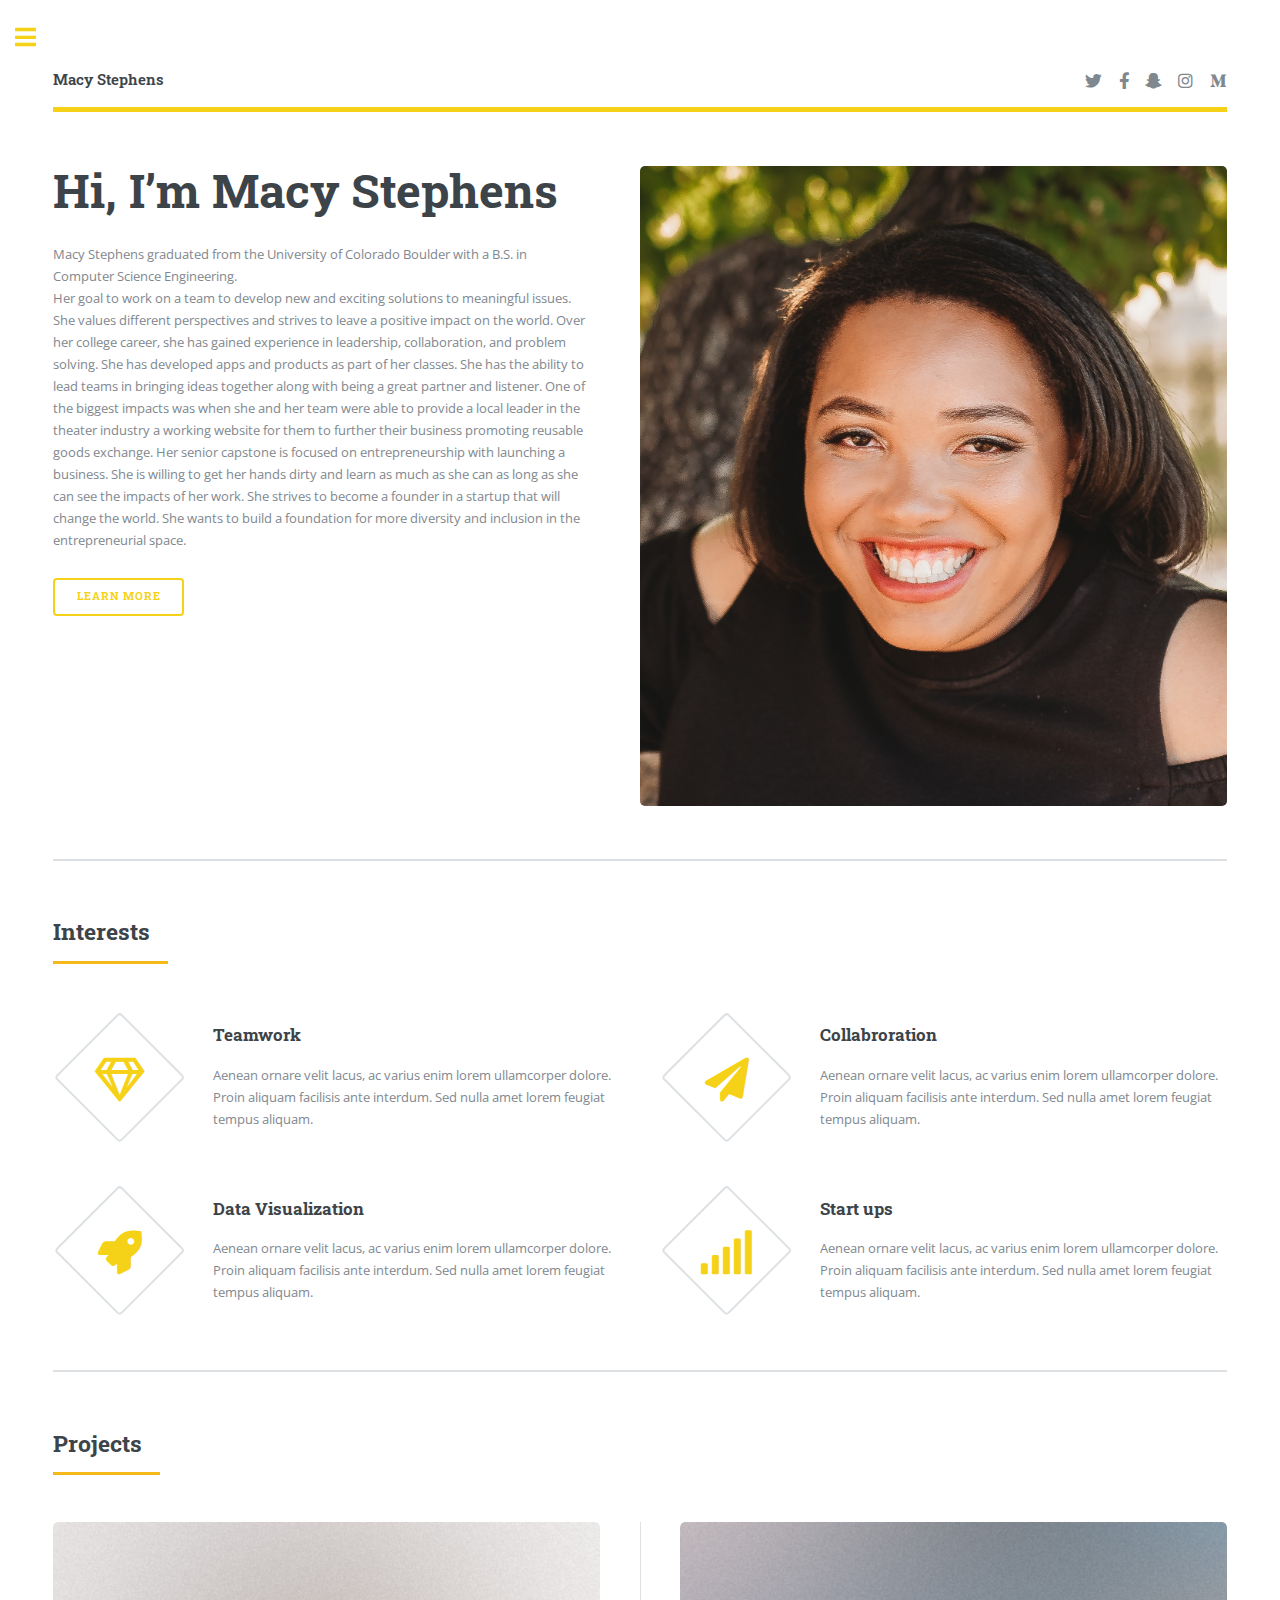
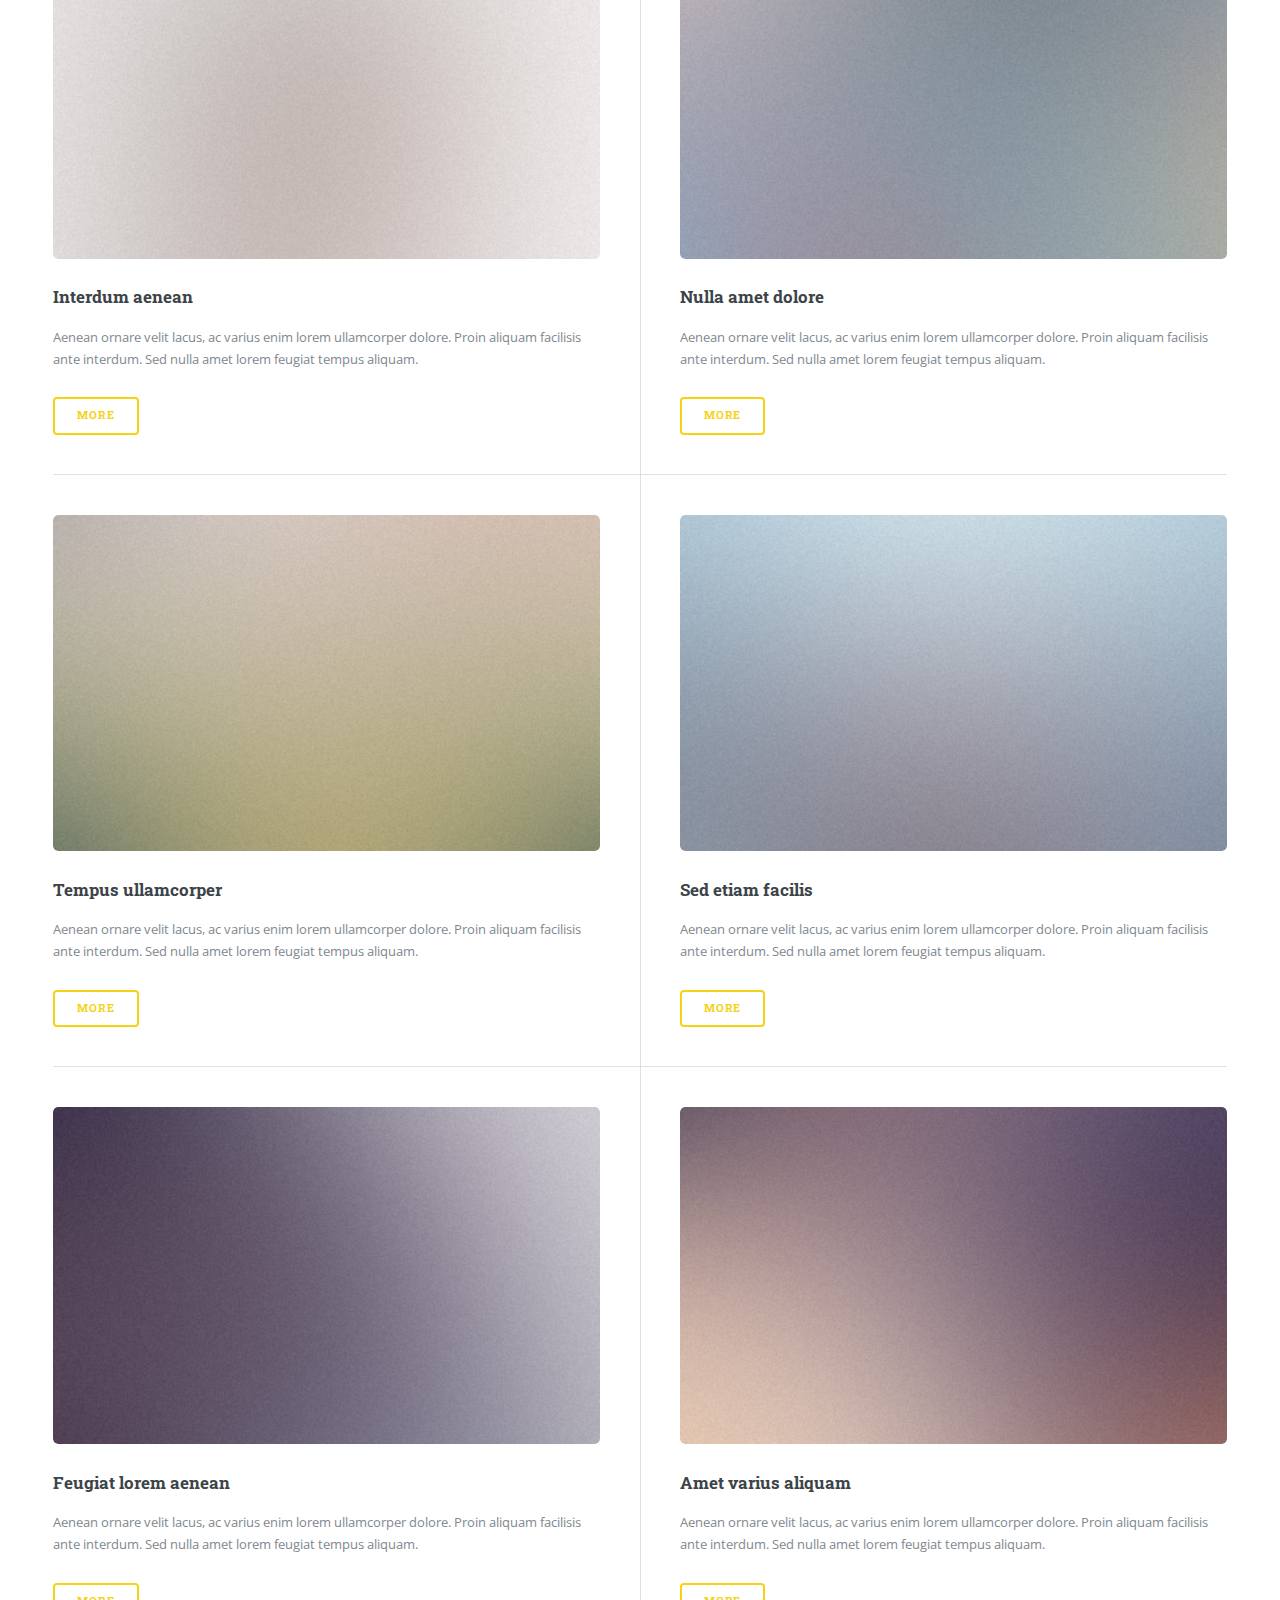
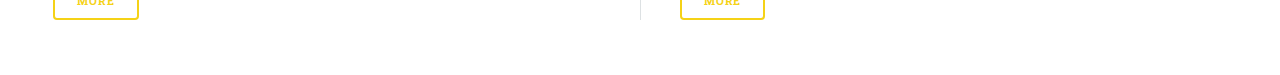
<file: index.html>
<!DOCTYPE HTML>
<!--
	Editorial by HTML5 UP
	html5up.net | @ajlkn
	Free for personal and commercial use under the CCA 3.0 license (html5up.net/license)
-->
<html>
	<head>
		<title>Macy's Professional Website</title>
		<meta charset="utf-8" />
		<meta name="viewport" content="width=device-width, initial-scale=1, user-scalable=no" />
		<link rel="stylesheet" href="assets/css/main.css" />
	</head>
	<body class="is-preload">

		<!-- Wrapper -->
			<div id="wrapper">

				<!-- Main -->
					<div id="main">
						<div class="inner">

							<!-- Header -->
								<header id="header">
									<a href="index.html" class="logo"><strong>Macy Stephens</strong> </a>
									<ul class="icons">
										<li><a href="#" class="icon brands fa-twitter"><span class="label">Twitter</span></a></li>
										<li><a href="#" class="icon brands fa-facebook-f"><span class="label">Facebook</span></a></li>
										<li><a href="#" class="icon brands fa-snapchat-ghost"><span class="label">Snapchat</span></a></li>
										<li><a href="#" class="icon brands fa-instagram"><span class="label">Instagram</span></a></li>
										<li><a href="#" class="icon brands fa-medium-m"><span class="label">Medium</span></a></li>
									</ul>
								</header>

							<!-- Banner -->
								<section id="banner">
									<div class="content">
										<header>
											<h1>Hi, I’m Macy Stephens<br /></h1>
											<!-- <p>A free and fully responsive site template</p> -->
										</header>
										<p>Macy Stephens graduated from the University of Colorado Boulder with a B.S. in Computer Science Engineering. 
											<br/>
											Her goal to work on a team to develop new and exciting solutions to meaningful issues. 
											She values different perspectives and strives to leave a  positive impact on the world. 
											Over her college career, she has gained experience in leadership, collaboration, and problem solving. 
											She has developed apps and products as part of her classes.
											She has the ability to lead teams in bringing ideas together along with being a great partner and listener. 
											One of the biggest impacts was when she and her team were able to provide a local leader in the theater industry a working website for them to further their business promoting reusable goods exchange. 
											Her senior capstone is focused on entrepreneurship with launching a business. 
											She is willing to get her hands dirty and learn as much as she can as long as she can see the impacts of her work. 
											She strives to become a founder in a startup that will change the world.
											She wants to build a foundation for more diversity and inclusion in the entrepreneurial space.
											</p>
										<ul class="actions">
											<li><a href="#" class="button big">Learn More</a></li>
										</ul>
									</div>
									<span class="image object">
										<img src="images/Macy fav1 (2)(1).jpg" alt="Headshot of Macy Stephens" />
									</span>
								</section>

							<!-- Section -->
								<section>
									<header class="major">
										<h2>Interests</h2>
									</header>
									<div class="features">
										<article>
											<span class="icon fa-gem"></span>
											<div class="content">
												<h3>Teamwork</h3>
												<p>Aenean ornare velit lacus, ac varius enim lorem ullamcorper dolore. Proin aliquam facilisis ante interdum. Sed nulla amet lorem feugiat tempus aliquam.</p>
											</div>
										</article>
										<article>
											<span class="icon solid fa-paper-plane"></span>
											<div class="content">
												<h3>Collabroration</h3>
												<p>Aenean ornare velit lacus, ac varius enim lorem ullamcorper dolore. Proin aliquam facilisis ante interdum. Sed nulla amet lorem feugiat tempus aliquam.</p>
											</div>
										</article>
										<article>
											<span class="icon solid fa-rocket"></span>
											<div class="content">
												<h3>Data Visualization</h3>
												<p>Aenean ornare velit lacus, ac varius enim lorem ullamcorper dolore. Proin aliquam facilisis ante interdum. Sed nulla amet lorem feugiat tempus aliquam.</p>
											</div>
										</article>
										<article>
											<span class="icon solid fa-signal"></span>
											<div class="content">
												<h3>Start ups</h3>
												<p>Aenean ornare velit lacus, ac varius enim lorem ullamcorper dolore. Proin aliquam facilisis ante interdum. Sed nulla amet lorem feugiat tempus aliquam.</p>
											</div>
										</article>
									</div>
								</section>

							<!-- Section -->
								<section>
									<header class="major">
										<h2>Projects</h2>
									</header>
									<div class="posts">
										<article>
											<a href="#" class="image"><img src="images/pic01.jpg" alt="" /></a>
											<h3>Interdum aenean</h3>
											<p>Aenean ornare velit lacus, ac varius enim lorem ullamcorper dolore. Proin aliquam facilisis ante interdum. Sed nulla amet lorem feugiat tempus aliquam.</p>
											<ul class="actions">
												<li><a href="#" class="button">More</a></li>
											</ul>
										</article>
										<article>
											<a href="#" class="image"><img src="images/pic02.jpg" alt="" /></a>
											<h3>Nulla amet dolore</h3>
											<p>Aenean ornare velit lacus, ac varius enim lorem ullamcorper dolore. Proin aliquam facilisis ante interdum. Sed nulla amet lorem feugiat tempus aliquam.</p>
											<ul class="actions">
												<li><a href="#" class="button">More</a></li>
											</ul>
										</article>
										<article>
											<a href="#" class="image"><img src="images/pic03.jpg" alt="" /></a>
											<h3>Tempus ullamcorper</h3>
											<p>Aenean ornare velit lacus, ac varius enim lorem ullamcorper dolore. Proin aliquam facilisis ante interdum. Sed nulla amet lorem feugiat tempus aliquam.</p>
											<ul class="actions">
												<li><a href="#" class="button">More</a></li>
											</ul>
										</article>
										<article>
											<a href="#" class="image"><img src="images/pic04.jpg" alt="" /></a>
											<h3>Sed etiam facilis</h3>
											<p>Aenean ornare velit lacus, ac varius enim lorem ullamcorper dolore. Proin aliquam facilisis ante interdum. Sed nulla amet lorem feugiat tempus aliquam.</p>
											<ul class="actions">
												<li><a href="#" class="button">More</a></li>
											</ul>
										</article>
										<article>
											<a href="#" class="image"><img src="images/pic05.jpg" alt="" /></a>
											<h3>Feugiat lorem aenean</h3>
											<p>Aenean ornare velit lacus, ac varius enim lorem ullamcorper dolore. Proin aliquam facilisis ante interdum. Sed nulla amet lorem feugiat tempus aliquam.</p>
											<ul class="actions">
												<li><a href="#" class="button">More</a></li>
											</ul>
										</article>
										<article>
											<a href="#" class="image"><img src="images/pic06.jpg" alt="" /></a>
											<h3>Amet varius aliquam</h3>
											<p>Aenean ornare velit lacus, ac varius enim lorem ullamcorper dolore. Proin aliquam facilisis ante interdum. Sed nulla amet lorem feugiat tempus aliquam.</p>
											<ul class="actions">
												<li><a href="#" class="button">More</a></li>
											</ul>
										</article>
									</div>
								</section>

						</div>
					</div>

				<!-- Sidebar -->
					<div id="sidebar">
						<div class="inner">

							<!-- Search -->
								<section id="search" class="alt">
									<form method="post" action="#">
										<input type="text" name="query" id="query" placeholder="Search" />
									</form>
								</section>

							<!-- Menu -->
							<nav id="menu">
								<header class="major">
									<h2>Menu</h2>
								</header>
								<ul>
									<li><a href="index.html">Homepage</a></li>
									<li><a href="generic.html">About Me</a></li>
									<li><a href="resume.html">Resume</a></li>
									<li><a href="#">What's Next?</a></li>
								</ul>
							</nav>

							<!-- Section -->
								<section>
									<header class="major">
										<h2>Project Sihasin</h2>
									</header>
									<div class="mini-posts">
										<article>
											<a href="https://github.com/MacyStephens/Sihasin" class="image"><img src="images/pic07.jpg" alt="" /></a>
											<p>Github page link to Sihasin.</p>
										</article>
										<article>
											<a href="#" class="image"><img src="images/pic08.jpg" alt="" /></a>
											<p>Aenean ornare velit lacus, ac varius enim lorem ullamcorper dolore aliquam.</p>
										</article>
										<article>
											<a href="#" class="image"><img src="images/pic09.jpg" alt="" /></a>
											<p>Aenean ornare velit lacus, ac varius enim lorem ullamcorper dolore aliquam.</p>
										</article>
									</div>
									<ul class="actions">
										<li><a href="#" class="button">More</a></li>
									</ul>
								</section>

							<!-- Section -->
								<section>
									<header class="major">
										<h2>Get in touch</h2>
									</header>
									<p>Sed varius enim lorem ullamcorper dolore aliquam aenean ornare velit lacus, ac varius enim lorem ullamcorper dolore. Proin sed aliquam facilisis ante interdum. Sed nulla amet lorem feugiat tempus aliquam.</p>
									<ul class="contact">
										<li class="icon solid fa-envelope"><a href="#">information@untitled.tld</a></li>
										<li class="icon solid fa-phone">(000) 000-0000</li>
										<li class="icon solid fa-home">1234 Somewhere Road #8254<br />
										Nashville, TN 00000-0000</li>
									</ul>
								</section>

							<!-- Footer -->
								<footer id="footer">
									<p class="copyright">&copy; Untitled. All rights reserved. Demo Images: <a href="https://unsplash.com">Unsplash</a>. Design: <a href="https://html5up.net">HTML5 UP</a>.</p>
								</footer>

						</div>
					</div>

			</div>

		<!-- Scripts -->
			<script src="assets/js/jquery.min.js"></script>
			<script src="assets/js/browser.min.js"></script>
			<script src="assets/js/breakpoints.min.js"></script>
			<script src="assets/js/util.js"></script>
			<script src="assets/js/main.js"></script>

	</body>
</html>
</file>
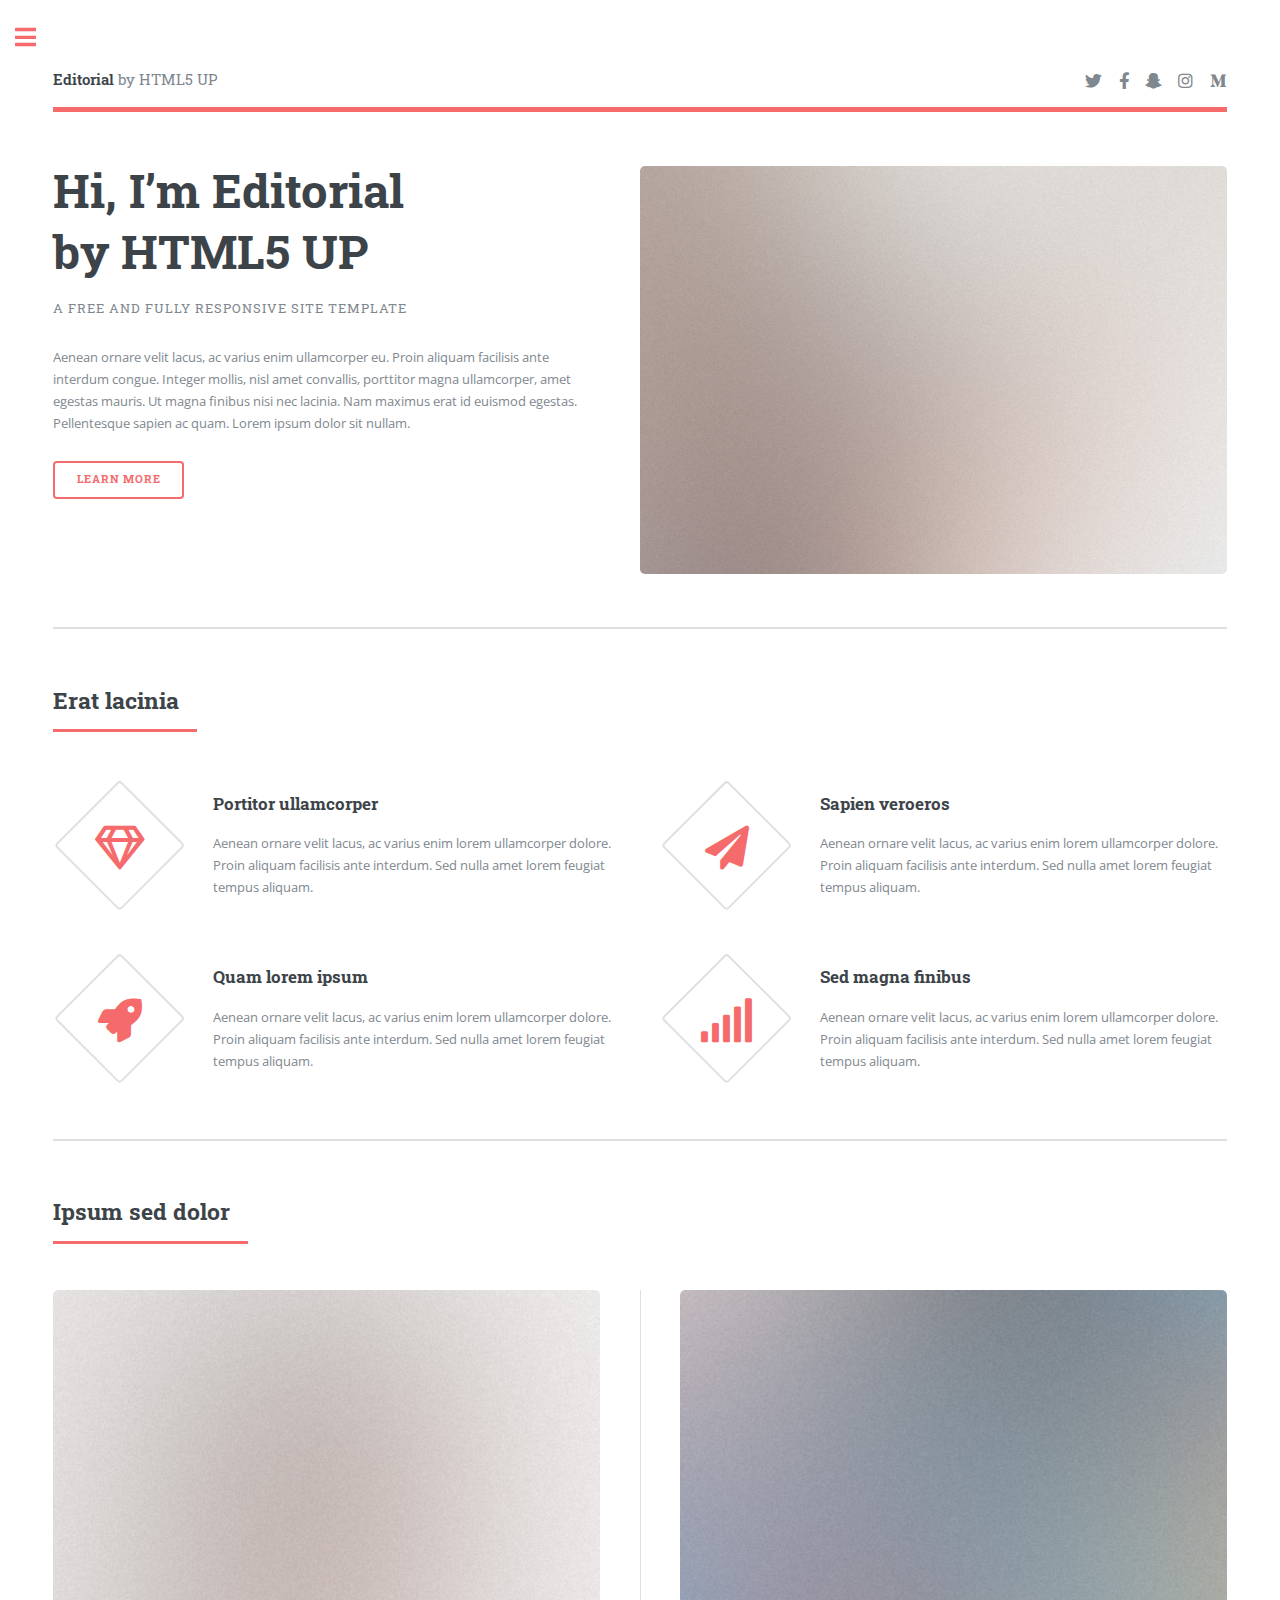
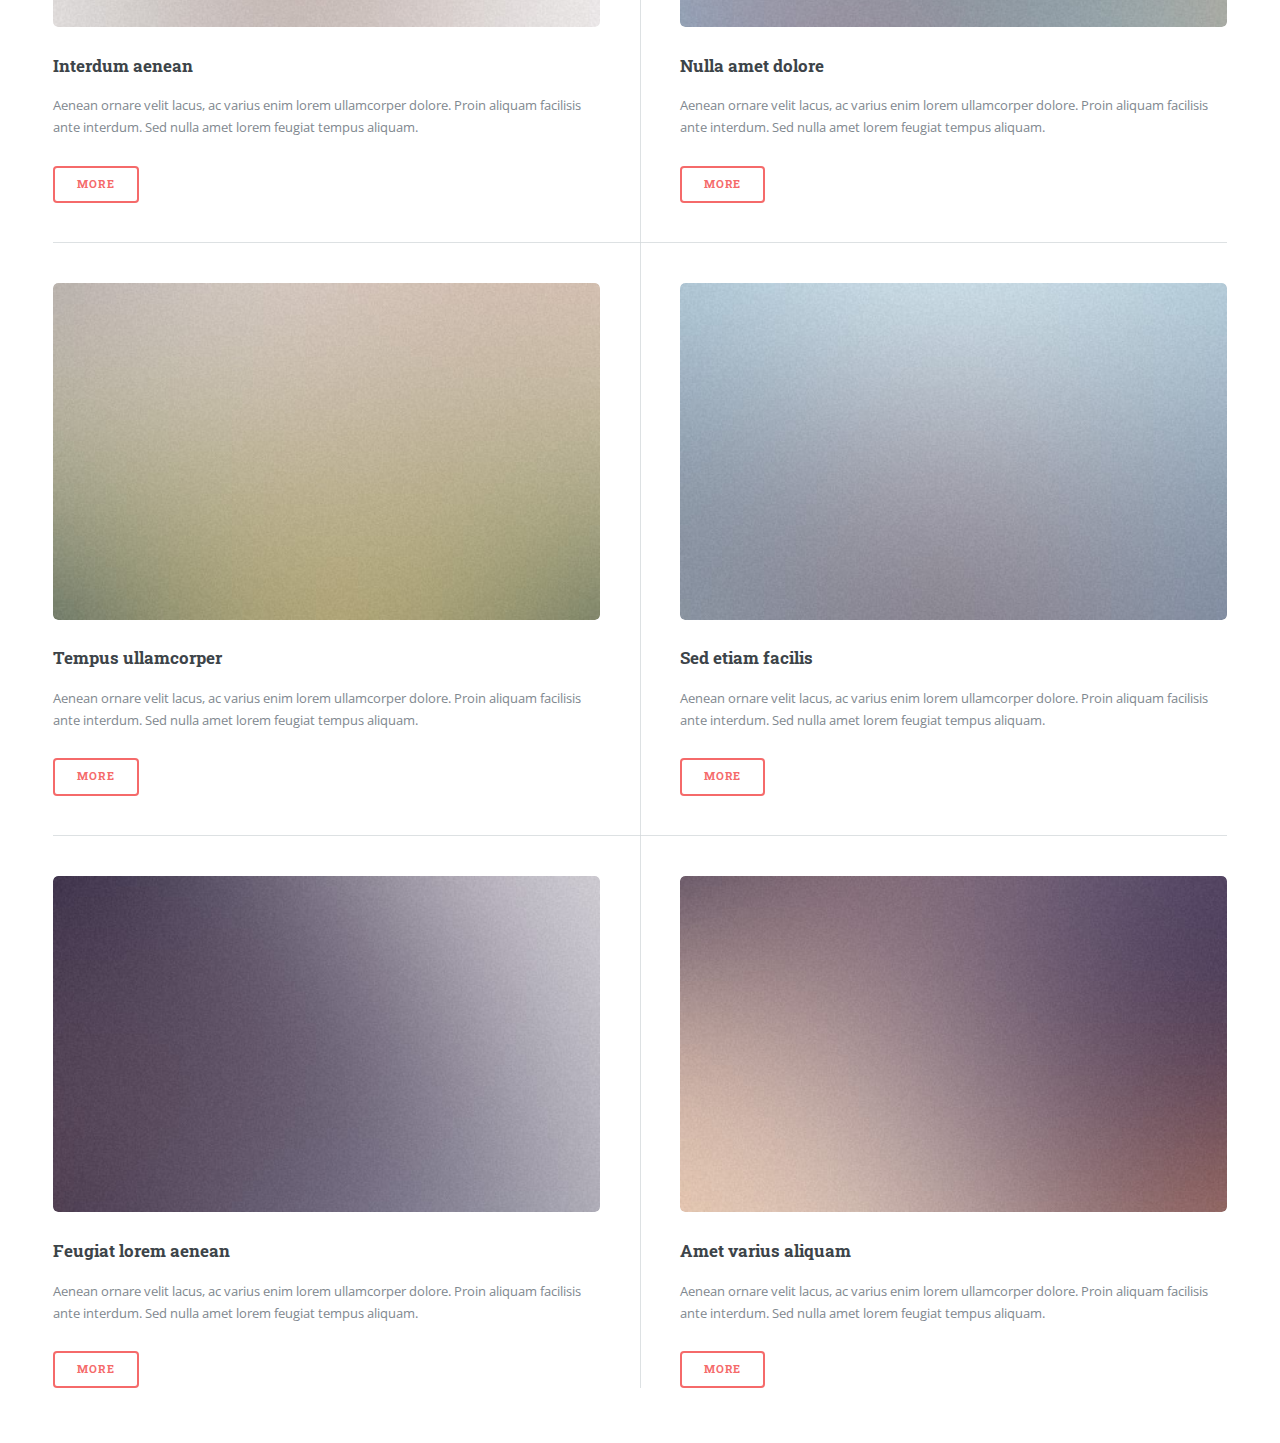
<file: html5up-editorial/index.html>
<!DOCTYPE HTML>
<!--
	Editorial by HTML5 UP
	html5up.net | @ajlkn
	Free for personal and commercial use under the CCA 3.0 license (html5up.net/license)
-->
<html>
	<head>
		<title>Editorial by HTML5 UP</title>
		<meta charset="utf-8" />
		<meta name="viewport" content="width=device-width, initial-scale=1, user-scalable=no" />
		<link rel="stylesheet" href="assets/css/main.css" />
	</head>
	<body class="is-preload">

		<!-- Wrapper -->
			<div id="wrapper">

				<!-- Main -->
					<div id="main">
						<div class="inner">

							<!-- Header -->
								<header id="header">
									<a href="index.html" class="logo"><strong>Editorial</strong> by HTML5 UP</a>
									<ul class="icons">
										<li><a href="#" class="icon brands fa-twitter"><span class="label">Twitter</span></a></li>
										<li><a href="#" class="icon brands fa-facebook-f"><span class="label">Facebook</span></a></li>
										<li><a href="#" class="icon brands fa-snapchat-ghost"><span class="label">Snapchat</span></a></li>
										<li><a href="#" class="icon brands fa-instagram"><span class="label">Instagram</span></a></li>
										<li><a href="#" class="icon brands fa-medium-m"><span class="label">Medium</span></a></li>
									</ul>
								</header>

							<!-- Banner -->
								<section id="banner">
									<div class="content">
										<header>
											<h1>Hi, I’m Editorial<br />
											by HTML5 UP</h1>
											<p>A free and fully responsive site template</p>
										</header>
										<p>Aenean ornare velit lacus, ac varius enim ullamcorper eu. Proin aliquam facilisis ante interdum congue. Integer mollis, nisl amet convallis, porttitor magna ullamcorper, amet egestas mauris. Ut magna finibus nisi nec lacinia. Nam maximus erat id euismod egestas. Pellentesque sapien ac quam. Lorem ipsum dolor sit nullam.</p>
										<ul class="actions">
											<li><a href="#" class="button big">Learn More</a></li>
										</ul>
									</div>
									<span class="image object">
										<img src="images/pic10.jpg" alt="" />
									</span>
								</section>

							<!-- Section -->
								<section>
									<header class="major">
										<h2>Erat lacinia</h2>
									</header>
									<div class="features">
										<article>
											<span class="icon fa-gem"></span>
											<div class="content">
												<h3>Portitor ullamcorper</h3>
												<p>Aenean ornare velit lacus, ac varius enim lorem ullamcorper dolore. Proin aliquam facilisis ante interdum. Sed nulla amet lorem feugiat tempus aliquam.</p>
											</div>
										</article>
										<article>
											<span class="icon solid fa-paper-plane"></span>
											<div class="content">
												<h3>Sapien veroeros</h3>
												<p>Aenean ornare velit lacus, ac varius enim lorem ullamcorper dolore. Proin aliquam facilisis ante interdum. Sed nulla amet lorem feugiat tempus aliquam.</p>
											</div>
										</article>
										<article>
											<span class="icon solid fa-rocket"></span>
											<div class="content">
												<h3>Quam lorem ipsum</h3>
												<p>Aenean ornare velit lacus, ac varius enim lorem ullamcorper dolore. Proin aliquam facilisis ante interdum. Sed nulla amet lorem feugiat tempus aliquam.</p>
											</div>
										</article>
										<article>
											<span class="icon solid fa-signal"></span>
											<div class="content">
												<h3>Sed magna finibus</h3>
												<p>Aenean ornare velit lacus, ac varius enim lorem ullamcorper dolore. Proin aliquam facilisis ante interdum. Sed nulla amet lorem feugiat tempus aliquam.</p>
											</div>
										</article>
									</div>
								</section>

							<!-- Section -->
								<section>
									<header class="major">
										<h2>Ipsum sed dolor</h2>
									</header>
									<div class="posts">
										<article>
											<a href="#" class="image"><img src="images/pic01.jpg" alt="" /></a>
											<h3>Interdum aenean</h3>
											<p>Aenean ornare velit lacus, ac varius enim lorem ullamcorper dolore. Proin aliquam facilisis ante interdum. Sed nulla amet lorem feugiat tempus aliquam.</p>
											<ul class="actions">
												<li><a href="#" class="button">More</a></li>
											</ul>
										</article>
										<article>
											<a href="#" class="image"><img src="images/pic02.jpg" alt="" /></a>
											<h3>Nulla amet dolore</h3>
											<p>Aenean ornare velit lacus, ac varius enim lorem ullamcorper dolore. Proin aliquam facilisis ante interdum. Sed nulla amet lorem feugiat tempus aliquam.</p>
											<ul class="actions">
												<li><a href="#" class="button">More</a></li>
											</ul>
										</article>
										<article>
											<a href="#" class="image"><img src="images/pic03.jpg" alt="" /></a>
											<h3>Tempus ullamcorper</h3>
											<p>Aenean ornare velit lacus, ac varius enim lorem ullamcorper dolore. Proin aliquam facilisis ante interdum. Sed nulla amet lorem feugiat tempus aliquam.</p>
											<ul class="actions">
												<li><a href="#" class="button">More</a></li>
											</ul>
										</article>
										<article>
											<a href="#" class="image"><img src="images/pic04.jpg" alt="" /></a>
											<h3>Sed etiam facilis</h3>
											<p>Aenean ornare velit lacus, ac varius enim lorem ullamcorper dolore. Proin aliquam facilisis ante interdum. Sed nulla amet lorem feugiat tempus aliquam.</p>
											<ul class="actions">
												<li><a href="#" class="button">More</a></li>
											</ul>
										</article>
										<article>
											<a href="#" class="image"><img src="images/pic05.jpg" alt="" /></a>
											<h3>Feugiat lorem aenean</h3>
											<p>Aenean ornare velit lacus, ac varius enim lorem ullamcorper dolore. Proin aliquam facilisis ante interdum. Sed nulla amet lorem feugiat tempus aliquam.</p>
											<ul class="actions">
												<li><a href="#" class="button">More</a></li>
											</ul>
										</article>
										<article>
											<a href="#" class="image"><img src="images/pic06.jpg" alt="" /></a>
											<h3>Amet varius aliquam</h3>
											<p>Aenean ornare velit lacus, ac varius enim lorem ullamcorper dolore. Proin aliquam facilisis ante interdum. Sed nulla amet lorem feugiat tempus aliquam.</p>
											<ul class="actions">
												<li><a href="#" class="button">More</a></li>
											</ul>
										</article>
									</div>
								</section>

						</div>
					</div>

				<!-- Sidebar -->
					<div id="sidebar">
						<div class="inner">

							<!-- Search -->
								<section id="search" class="alt">
									<form method="post" action="#">
										<input type="text" name="query" id="query" placeholder="Search" />
									</form>
								</section>

							<!-- Menu -->
								<nav id="menu">
									<header class="major">
										<h2>Menu</h2>
									</header>
									<ul>
										<li><a href="index.html">Homepage</a></li>
										<li><a href="generic.html">Generic</a></li>
										<li><a href="elements.html">Elements</a></li>
										<li>
											<span class="opener">Submenu</span>
											<ul>
												<li><a href="#">Lorem Dolor</a></li>
												<li><a href="#">Ipsum Adipiscing</a></li>
												<li><a href="#">Tempus Magna</a></li>
												<li><a href="#">Feugiat Veroeros</a></li>
											</ul>
										</li>
										<li><a href="#">Etiam Dolore</a></li>
										<li><a href="#">Adipiscing</a></li>
										<li>
											<span class="opener">Another Submenu</span>
											<ul>
												<li><a href="#">Lorem Dolor</a></li>
												<li><a href="#">Ipsum Adipiscing</a></li>
												<li><a href="#">Tempus Magna</a></li>
												<li><a href="#">Feugiat Veroeros</a></li>
											</ul>
										</li>
										<li><a href="#">Maximus Erat</a></li>
										<li><a href="#">Sapien Mauris</a></li>
										<li><a href="#">Amet Lacinia</a></li>
									</ul>
								</nav>

							<!-- Section -->
								<section>
									<header class="major">
										<h2>Ante interdum</h2>
									</header>
									<div class="mini-posts">
										<article>
											<a href="#" class="image"><img src="images/pic07.jpg" alt="" /></a>
											<p>Aenean ornare velit lacus, ac varius enim lorem ullamcorper dolore aliquam.</p>
										</article>
										<article>
											<a href="#" class="image"><img src="images/pic08.jpg" alt="" /></a>
											<p>Aenean ornare velit lacus, ac varius enim lorem ullamcorper dolore aliquam.</p>
										</article>
										<article>
											<a href="#" class="image"><img src="images/pic09.jpg" alt="" /></a>
											<p>Aenean ornare velit lacus, ac varius enim lorem ullamcorper dolore aliquam.</p>
										</article>
									</div>
									<ul class="actions">
										<li><a href="#" class="button">More</a></li>
									</ul>
								</section>

							<!-- Section -->
								<section>
									<header class="major">
										<h2>Get in touch</h2>
									</header>
									<p>Sed varius enim lorem ullamcorper dolore aliquam aenean ornare velit lacus, ac varius enim lorem ullamcorper dolore. Proin sed aliquam facilisis ante interdum. Sed nulla amet lorem feugiat tempus aliquam.</p>
									<ul class="contact">
										<li class="icon solid fa-envelope"><a href="#">information@untitled.tld</a></li>
										<li class="icon solid fa-phone">(000) 000-0000</li>
										<li class="icon solid fa-home">1234 Somewhere Road #8254<br />
										Nashville, TN 00000-0000</li>
									</ul>
								</section>

							<!-- Footer -->
								<footer id="footer">
									<p class="copyright">&copy; Untitled. All rights reserved. Demo Images: <a href="https://unsplash.com">Unsplash</a>. Design: <a href="https://html5up.net">HTML5 UP</a>.</p>
								</footer>

						</div>
					</div>

			</div>

		<!-- Scripts -->
			<script src="assets/js/jquery.min.js"></script>
			<script src="assets/js/browser.min.js"></script>
			<script src="assets/js/breakpoints.min.js"></script>
			<script src="assets/js/util.js"></script>
			<script src="assets/js/main.js"></script>

	</body>
</html>
</file>
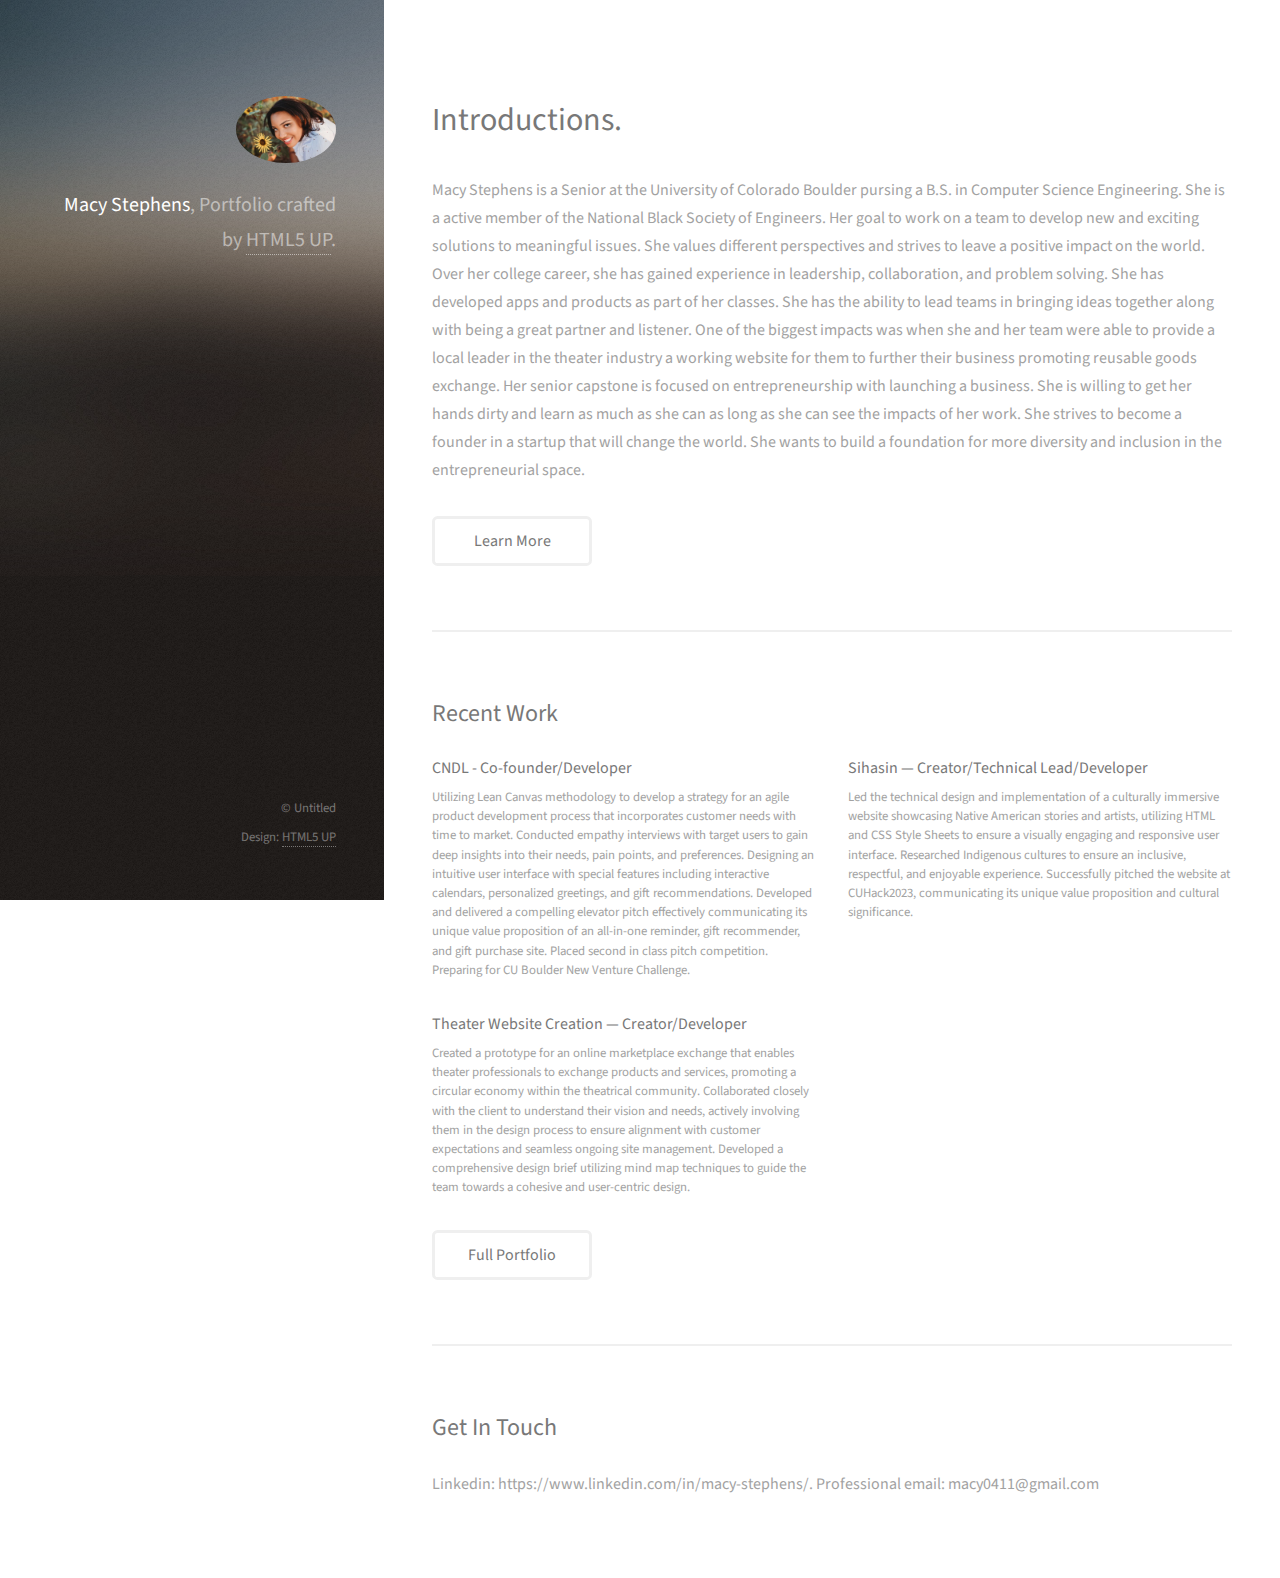
<file: html5up-strata/index.html>
<!DOCTYPE HTML>
<!--
	Strata by HTML5 UP
	html5up.net | @ajlkn
	Free for personal and commercial use under the CCA 3.0 license (html5up.net/license)
-->
<html>
	<head>
		<title>Macy Stephens Portfolio</title>
		<meta charset="utf-8" />
		<meta name="viewport" content="width=device-width, initial-scale=1, user-scalable=no" />
		<link rel="stylesheet" href="assets/css/main.css" />
	</head>
	<body class="is-preload">

		<!-- Header -->
			<header id="header">
				<div class="inner">
					<a href="#" class="image avatar"><img src="images/headshot.jpg" alt="Image of Macy Stephens" /></a>
					<h1><strong>Macy Stephens</strong>, Portfolio<br />
						<br />
					crafted by <a href="http://html5up.net">HTML5 UP</a>.</h1>
				</div>
			</header>

		<!-- Main -->
			<div id="main">

				<!-- One -->
					<section id="one">
						<header class="major">
							<h2>Introductions.</h2>
						</header>
						<p>Macy Stephens is a Senior at the University of Colorado Boulder pursing a B.S. in Computer Science Engineering. 
							She is a active member of the National Black Society of Engineers. 
							Her goal to work on a team to develop new and exciting solutions to meaningful issues. 
							She values different perspectives and strives to leave a  positive impact on the world. 
							Over her college career, she has gained experience in leadership, collaboration, and problem solving. 
							She has developed apps and products as part of her classes.
							She has the ability to lead teams in bringing ideas together along with being a great partner and listener. 
							One of the biggest impacts was when she and her team were able to provide a local leader in the theater industry a working website for them to further their business promoting reusable goods exchange. 
							Her senior capstone is focused on entrepreneurship with launching a business. 
							She is willing to get her hands dirty and learn as much as she can as long as she can see the impacts of her work. 
							She strives to become a founder in a startup that will change the world.
							She wants to build a foundation for more diversity and inclusion in the entrepreneurial space.
							</p>
						<ul class="actions">
							<li><a href="#" class="button">Learn More</a></li>
						</ul>
					</section>

				<!-- Two -->
					<section id="two">
						<h2>Recent Work</h2>
						<div class="row">
							<article class="col-6 col-12-xsmall work-item">
								<!-- <a href="images/fulls/01.jpg" class="image fit thumb"><img src="images/thumbs/01.jpg" alt="" /></a> -->
								<h3>CNDL - Co-founder/Developer   </h3>
								<p>Utilizing Lean Canvas methodology to develop a strategy for an agile product development process that incorporates customer needs with time to market.
									Conducted empathy interviews with target users to gain deep insights into their needs, pain points, and preferences.
									Designing an intuitive user interface with special features including interactive calendars, personalized greetings, and gift recommendations.
									Developed and delivered a compelling elevator pitch effectively communicating its unique value proposition of an all-in-one reminder, gift recommender, and gift purchase site. Placed second in class pitch competition. Preparing for CU Boulder New Venture Challenge.
									</p>
							</article>
							<article class="col-6 col-12-xsmall work-item">
								<!-- <a href="images/fulls/02.jpg" class="image fit thumb"><img src="images/thumbs/02.jpg" alt="" /></a> -->
								<h3>Sihasin — Creator/Technical Lead/Developer </h3>
								<p>Led the technical design and implementation of a culturally immersive website showcasing Native American stories and artists, utilizing HTML and CSS Style Sheets to ensure a visually engaging and responsive user interface.
									Researched Indigenous cultures to ensure an inclusive, respectful, and enjoyable experience.
									Successfully pitched the website at CUHack2023, communicating its unique value proposition and cultural significance.
									</p>
							</article>
							<article class="col-6 col-12-xsmall work-item">
								<!-- <a href="images/fulls/03.jpg" class="image fit thumb"><img src="images/thumbs/03.jpg" alt="" /></a> -->
								<h3>Theater Website Creation — Creator/Developer</h3>
								<p>Created a prototype for an online marketplace exchange that enables theater professionals to exchange products and services, promoting a circular economy within the theatrical community.
									Collaborated closely with the client to understand their vision and needs, actively involving them in the design process to ensure alignment with customer expectations and seamless ongoing site management.
									Developed a comprehensive design brief utilizing mind map techniques to guide the team towards a cohesive and user-centric design.
									</p>
							</article>
							<!-- <article class="col-6 col-12-xsmall work-item">
								<a href="images/fulls/04.jpg" class="image fit thumb"><img src="images/thumbs/04.jpg" alt="" /></a>
								<h3>Quam neque phasellus</h3>
								<p>Lorem ipsum dolor sit amet nisl sed nullam feugiat.</p>
							</article>
							<article class="col-6 col-12-xsmall work-item">
								<a href="images/fulls/05.jpg" class="image fit thumb"><img src="images/thumbs/05.jpg" alt="" /></a>
								<h3>Nunc enim commodo aliquet</h3>
								<p>Lorem ipsum dolor sit amet nisl sed nullam feugiat.</p>
							</article>
							<article class="col-6 col-12-xsmall work-item">
								<a href="images/fulls/06.jpg" class="image fit thumb"><img src="images/thumbs/06.jpg" alt="" /></a>
								<h3>Risus ornare lacinia</h3>
								<p>Lorem ipsum dolor sit amet nisl sed nullam feugiat.</p>
							</article> -->
						</div>
						<ul class="actions">
							<li><a href="#" class="button">Full Portfolio</a></li>
						</ul>
					</section>

				<!-- Three -->
					<section id="three">
						<h2>Get In Touch</h2>
						<p>Linkedin: https://www.linkedin.com/in/macy-stephens/. Professional email: macy0411@gmail.com</p>
					</section>

				<!-- Four -->
				<!--
					<section id="four">
						<h2>Elements</h2>

						<section>
							<h4>Text</h4>
							<p>This is <b>bold</b> and this is <strong>strong</strong>. This is <i>italic</i> and this is <em>emphasized</em>.
							This is <sup>superscript</sup> text and this is <sub>subscript</sub> text.
							This is <u>underlined</u> and this is code: <code>for (;;) { ... }</code>. Finally, <a href="#">this is a link</a>.</p>
							<hr />
							<header>
								<h4>Heading with a Subtitle</h4>
								<p>Lorem ipsum dolor sit amet nullam id egestas urna aliquam</p>
							</header>
							<p>Nunc lacinia ante nunc ac lobortis. Interdum adipiscing gravida odio porttitor sem non mi integer non faucibus ornare mi ut ante amet placerat aliquet. Volutpat eu sed ante lacinia sapien lorem accumsan varius montes viverra nibh in adipiscing blandit tempus accumsan.</p>
							<header>
								<h5>Heading with a Subtitle</h5>
								<p>Lorem ipsum dolor sit amet nullam id egestas urna aliquam</p>
							</header>
							<p>Nunc lacinia ante nunc ac lobortis. Interdum adipiscing gravida odio porttitor sem non mi integer non faucibus ornare mi ut ante amet placerat aliquet. Volutpat eu sed ante lacinia sapien lorem accumsan varius montes viverra nibh in adipiscing blandit tempus accumsan.</p>
							<hr />
							<h2>Heading Level 2</h2>
							<h3>Heading Level 3</h3>
							<h4>Heading Level 4</h4>
							<h5>Heading Level 5</h5>
							<h6>Heading Level 6</h6>
							<hr />
							<h5>Blockquote</h5>
							<blockquote>Fringilla nisl. Donec accumsan interdum nisi, quis tincidunt felis sagittis eget tempus euismod. Vestibulum ante ipsum primis in faucibus vestibulum. Blandit adipiscing eu felis iaculis volutpat ac adipiscing accumsan faucibus. Vestibulum ante ipsum primis in faucibus lorem ipsum dolor sit amet nullam adipiscing eu felis.</blockquote>
							<h5>Preformatted</h5>
							<pre><code>i = 0;

while (!deck.isInOrder()) {
print 'Iteration ' + i;
deck.shuffle();
i++;
}

print 'It took ' + i + ' iterations to sort the deck.';</code></pre>
						</section>

						<section>
							<h4>Lists</h4>
							<div class="row">
								<div class="col-6 col-12-xsmall">
									<h5>Unordered</h5>
									<ul>
										<li>Dolor pulvinar etiam magna etiam.</li>
										<li>Sagittis adipiscing lorem eleifend.</li>
										<li>Felis enim feugiat dolore viverra.</li>
									</ul>
									<h5>Alternate</h5>
									<ul class="alt">
										<li>Dolor pulvinar etiam magna etiam.</li>
										<li>Sagittis adipiscing lorem eleifend.</li>
										<li>Felis enim feugiat dolore viverra.</li>
									</ul>
								</div>
								<div class="col-6 col-12-xsmall">
									<h5>Ordered</h5>
									<ol>
										<li>Dolor pulvinar etiam magna etiam.</li>
										<li>Etiam vel felis at lorem sed viverra.</li>
										<li>Felis enim feugiat dolore viverra.</li>
										<li>Dolor pulvinar etiam magna etiam.</li>
										<li>Etiam vel felis at lorem sed viverra.</li>
										<li>Felis enim feugiat dolore viverra.</li>
									</ol>
									<h5>Icons</h5>
									<ul class="icons">
										<li><a href="#" class="icon brands fa-twitter"><span class="label">Twitter</span></a></li>
										<li><a href="#" class="icon brands fa-facebook-f"><span class="label">Facebook</span></a></li>
										<li><a href="#" class="icon brands fa-instagram"><span class="label">Instagram</span></a></li>
										<li><a href="#" class="icon brands fa-github"><span class="label">Github</span></a></li>
										<li><a href="#" class="icon brands fa-dribbble"><span class="label">Dribbble</span></a></li>
										<li><a href="#" class="icon brands fa-tumblr"><span class="label">Tumblr</span></a></li>
									</ul>
								</div>
							</div>
							<h5>Actions</h5>
							<ul class="actions">
								<li><a href="#" class="button primary">Default</a></li>
								<li><a href="#" class="button">Default</a></li>
							</ul>
							<ul class="actions small">
								<li><a href="#" class="button primary small">Small</a></li>
								<li><a href="#" class="button small">Small</a></li>
							</ul>
							<div class="row">
								<div class="col-6 col-12-small">
									<ul class="actions stacked">
										<li><a href="#" class="button primary">Default</a></li>
										<li><a href="#" class="button">Default</a></li>
									</ul>
								</div>
								<div class="col-6 col-12-small">
									<ul class="actions stacked">
										<li><a href="#" class="button primary small">Small</a></li>
										<li><a href="#" class="button small">Small</a></li>
									</ul>
								</div>
								<div class="col-6 col-12-small">
									<ul class="actions stacked">
										<li><a href="#" class="button primary fit">Default</a></li>
										<li><a href="#" class="button fit">Default</a></li>
									</ul>
								</div>
								<div class="col-6 col-12-small">
									<ul class="actions stacked">
										<li><a href="#" class="button primary small fit">Small</a></li>
										<li><a href="#" class="button small fit">Small</a></li>
									</ul>
								</div>
							</div>
						</section>

						<section>
							<h4>Table</h4>
							<h5>Default</h5>
							<div class="table-wrapper">
								<table>
									<thead>
										<tr>
											<th>Name</th>
											<th>Description</th>
											<th>Price</th>
										</tr>
									</thead>
									<tbody>
										<tr>
											<td>Item One</td>
											<td>Ante turpis integer aliquet porttitor.</td>
											<td>29.99</td>
										</tr>
										<tr>
											<td>Item Two</td>
											<td>Vis ac commodo adipiscing arcu aliquet.</td>
											<td>19.99</td>
										</tr>
										<tr>
											<td>Item Three</td>
											<td> Morbi faucibus arcu accumsan lorem.</td>
											<td>29.99</td>
										</tr>
										<tr>
											<td>Item Four</td>
											<td>Vitae integer tempus condimentum.</td>
											<td>19.99</td>
										</tr>
										<tr>
											<td>Item Five</td>
											<td>Ante turpis integer aliquet porttitor.</td>
											<td>29.99</td>
										</tr>
									</tbody>
									<tfoot>
										<tr>
											<td colspan="2"></td>
											<td>100.00</td>
										</tr>
									</tfoot>
								</table>
							</div>

							<h5>Alternate</h5>
							<div class="table-wrapper">
								<table class="alt">
									<thead>
										<tr>
											<th>Name</th>
											<th>Description</th>
											<th>Price</th>
										</tr>
									</thead>
									<tbody>
										<tr>
											<td>Item One</td>
											<td>Ante turpis integer aliquet porttitor.</td>
											<td>29.99</td>
										</tr>
										<tr>
											<td>Item Two</td>
											<td>Vis ac commodo adipiscing arcu aliquet.</td>
											<td>19.99</td>
										</tr>
										<tr>
											<td>Item Three</td>
											<td> Morbi faucibus arcu accumsan lorem.</td>
											<td>29.99</td>
										</tr>
										<tr>
											<td>Item Four</td>
											<td>Vitae integer tempus condimentum.</td>
											<td>19.99</td>
										</tr>
										<tr>
											<td>Item Five</td>
											<td>Ante turpis integer aliquet porttitor.</td>
											<td>29.99</td>
										</tr>
									</tbody>
									<tfoot>
										<tr>
											<td colspan="2"></td>
											<td>100.00</td>
										</tr>
									</tfoot>
								</table>
							</div>
						</section>

						<section>
							<h4>Buttons</h4>
							<ul class="actions">
								<li><a href="#" class="button primary">Primary</a></li>
								<li><a href="#" class="button">Default</a></li>
							</ul>
							<ul class="actions">
								<li><a href="#" class="button large">Large</a></li>
								<li><a href="#" class="button">Default</a></li>
								<li><a href="#" class="button small">Small</a></li>
							</ul>
							<ul class="actions fit">
								<li><a href="#" class="button primary fit">Fit</a></li>
								<li><a href="#" class="button fit">Fit</a></li>
							</ul>
							<ul class="actions fit small">
								<li><a href="#" class="button primary fit small">Fit + Small</a></li>
								<li><a href="#" class="button fit small">Fit + Small</a></li>
							</ul>
							<ul class="actions">
								<li><a href="#" class="button primary icon solid fa-download">Icon</a></li>
								<li><a href="#" class="button icon solid fa-download">Icon</a></li>
							</ul>
							<ul class="actions">
								<li><span class="button primary disabled">Primary</span></li>
								<li><span class="button disabled">Default</span></li>
							</ul>
						</section>

						<section>
							<h4>Form</h4>
							<form method="post" action="#">
								<div class="row gtr-uniform gtr-50">
									<div class="col-6 col-12-xsmall">
										<input type="text" name="demo-name" id="demo-name" value="" placeholder="Name" />
									</div>
									<div class="col-6 col-12-xsmall">
										<input type="email" name="demo-email" id="demo-email" value="" placeholder="Email" />
									</div>
									<div class="col-12">
										<select name="demo-category" id="demo-category">
											<option value="">- Category -</option>
											<option value="1">Manufacturing</option>
											<option value="1">Shipping</option>
											<option value="1">Administration</option>
											<option value="1">Human Resources</option>
										</select>
									</div>
									<div class="col-4 col-12-small">
										<input type="radio" id="demo-priority-low" name="demo-priority" checked>
										<label for="demo-priority-low">Low Priority</label>
									</div>
									<div class="col-4 col-12-small">
										<input type="radio" id="demo-priority-normal" name="demo-priority">
										<label for="demo-priority-normal">Normal Priority</label>
									</div>
									<div class="col-4 col-12-small">
										<input type="radio" id="demo-priority-high" name="demo-priority">
										<label for="demo-priority-high">High Priority</label>
									</div>
									<div class="col-6 col-12-small">
										<input type="checkbox" id="demo-copy" name="demo-copy">
										<label for="demo-copy">Email me a copy of this message</label>
									</div>
									<div class="col-6 col-12-small">
										<input type="checkbox" id="demo-human" name="demo-human" checked>
										<label for="demo-human">I am a human and not a robot</label>
									</div>
									<div class="col-12">
										<textarea name="demo-message" id="demo-message" placeholder="Enter your message" rows="6"></textarea>
									</div>
									<div class="col-12">
										<ul class="actions">
											<li><input type="submit" value="Send Message" class="primary" /></li>
											<li><input type="reset" value="Reset" /></li>
										</ul>
									</div>
								</div>
							</form>
						</section>

						<section>
							<h4>Image</h4>
							<h5>Fit</h5>
							<div class="box alt">
								<div class="row gtr-50 gtr-uniform">
									<div class="col-12"><span class="image fit"><img src="images/fulls/05.jpg" alt="" /></span></div>
									<div class="col-4"><span class="image fit"><img src="images/thumbs/01.jpg" alt="" /></span></div>
									<div class="col-4"><span class="image fit"><img src="images/thumbs/02.jpg" alt="" /></span></div>
									<div class="col-4"><span class="image fit"><img src="images/thumbs/03.jpg" alt="" /></span></div>
									<div class="col-4"><span class="image fit"><img src="images/thumbs/04.jpg" alt="" /></span></div>
									<div class="col-4"><span class="image fit"><img src="images/thumbs/05.jpg" alt="" /></span></div>
									<div class="col-4"><span class="image fit"><img src="images/thumbs/06.jpg" alt="" /></span></div>
									<div class="col-4"><span class="image fit"><img src="images/thumbs/03.jpg" alt="" /></span></div>
									<div class="col-4"><span class="image fit"><img src="images/thumbs/02.jpg" alt="" /></span></div>
									<div class="col-4"><span class="image fit"><img src="images/thumbs/01.jpg" alt="" /></span></div>
								</div>
							</div>
							<h5>Left &amp; Right</h5>
							<p><span class="image left"><img src="images/avatar.jpg" alt="" /></span>Fringilla nisl. Donec accumsan interdum nisi, quis tincidunt felis sagittis eget. tempus euismod. Vestibulum ante ipsum primis in faucibus vestibulum. Blandit adipiscing eu felis iaculis volutpat ac adipiscing accumsan eu faucibus. Integer ac pellentesque praesent tincidunt felis sagittis eget. tempus euismod. Vestibulum ante ipsum primis in faucibus vestibulum. Blandit adipiscing eu felis iaculis volutpat ac adipiscing accumsan eu faucibus. Integer ac pellentesque praesent. Donec accumsan interdum nisi, quis tincidunt felis sagittis eget. tempus euismod. Vestibulum ante ipsum primis in faucibus vestibulum. Blandit adipiscing eu felis iaculis volutpat ac adipiscing accumsan eu faucibus. Integer ac pellentesque praesent tincidunt felis sagittis eget. tempus euismod. Vestibulum ante ipsum primis in faucibus vestibulum. Blandit adipiscing eu felis iaculis volutpat ac adipiscing accumsan eu faucibus. Integer ac pellentesque praesent.</p>
							<p><span class="image right"><img src="images/avatar.jpg" alt="" /></span>Fringilla nisl. Donec accumsan interdum nisi, quis tincidunt felis sagittis eget. tempus euismod. Vestibulum ante ipsum primis in faucibus vestibulum. Blandit adipiscing eu felis iaculis volutpat ac adipiscing accumsan eu faucibus. Integer ac pellentesque praesent tincidunt felis sagittis eget. tempus euismod. Vestibulum ante ipsum primis in faucibus vestibulum. Blandit adipiscing eu felis iaculis volutpat ac adipiscing accumsan eu faucibus. Integer ac pellentesque praesent. Donec accumsan interdum nisi, quis tincidunt felis sagittis eget. tempus euismod. Vestibulum ante ipsum primis in faucibus vestibulum. Blandit adipiscing eu felis iaculis volutpat ac adipiscing accumsan eu faucibus. Integer ac pellentesque praesent tincidunt felis sagittis eget. tempus euismod. Vestibulum ante ipsum primis in faucibus vestibulum. Blandit adipiscing eu felis iaculis volutpat ac adipiscing accumsan eu faucibus. Integer ac pellentesque praesent.</p>
						</section>

					</section>
				-->

			</div>

		<!-- Footer -->
			<footer id="footer">
				<div class="inner">
					<!-- <ul class="icons">
						<li><a href="#" class="icon brands fa-twitter"><span class="label">Twitter</span></a></li>
						<li><a href="#" class="icon brands fa-github"><span class="label">Github</span></a></li>
						<li><a href="#" class="icon brands fa-dribbble"><span class="label">Dribbble</span></a></li>
						<li><a href="#" class="icon solid fa-envelope"><span class="label">Email</span></a></li>
					</ul> -->
					<ul class="copyright">
						<li>&copy; Untitled</li><li>Design: <a href="http://html5up.net">HTML5 UP</a></li>
					</ul>
				</div>
			</footer>

		<!-- Scripts -->
			<script src="assets/js/jquery.min.js"></script>
			<script src="assets/js/jquery.poptrox.min.js"></script>
			<script src="assets/js/browser.min.js"></script>
			<script src="assets/js/breakpoints.min.js"></script>
			<script src="assets/js/util.js"></script>
			<script src="assets/js/main.js"></script>

	</body>
</html>
</file>
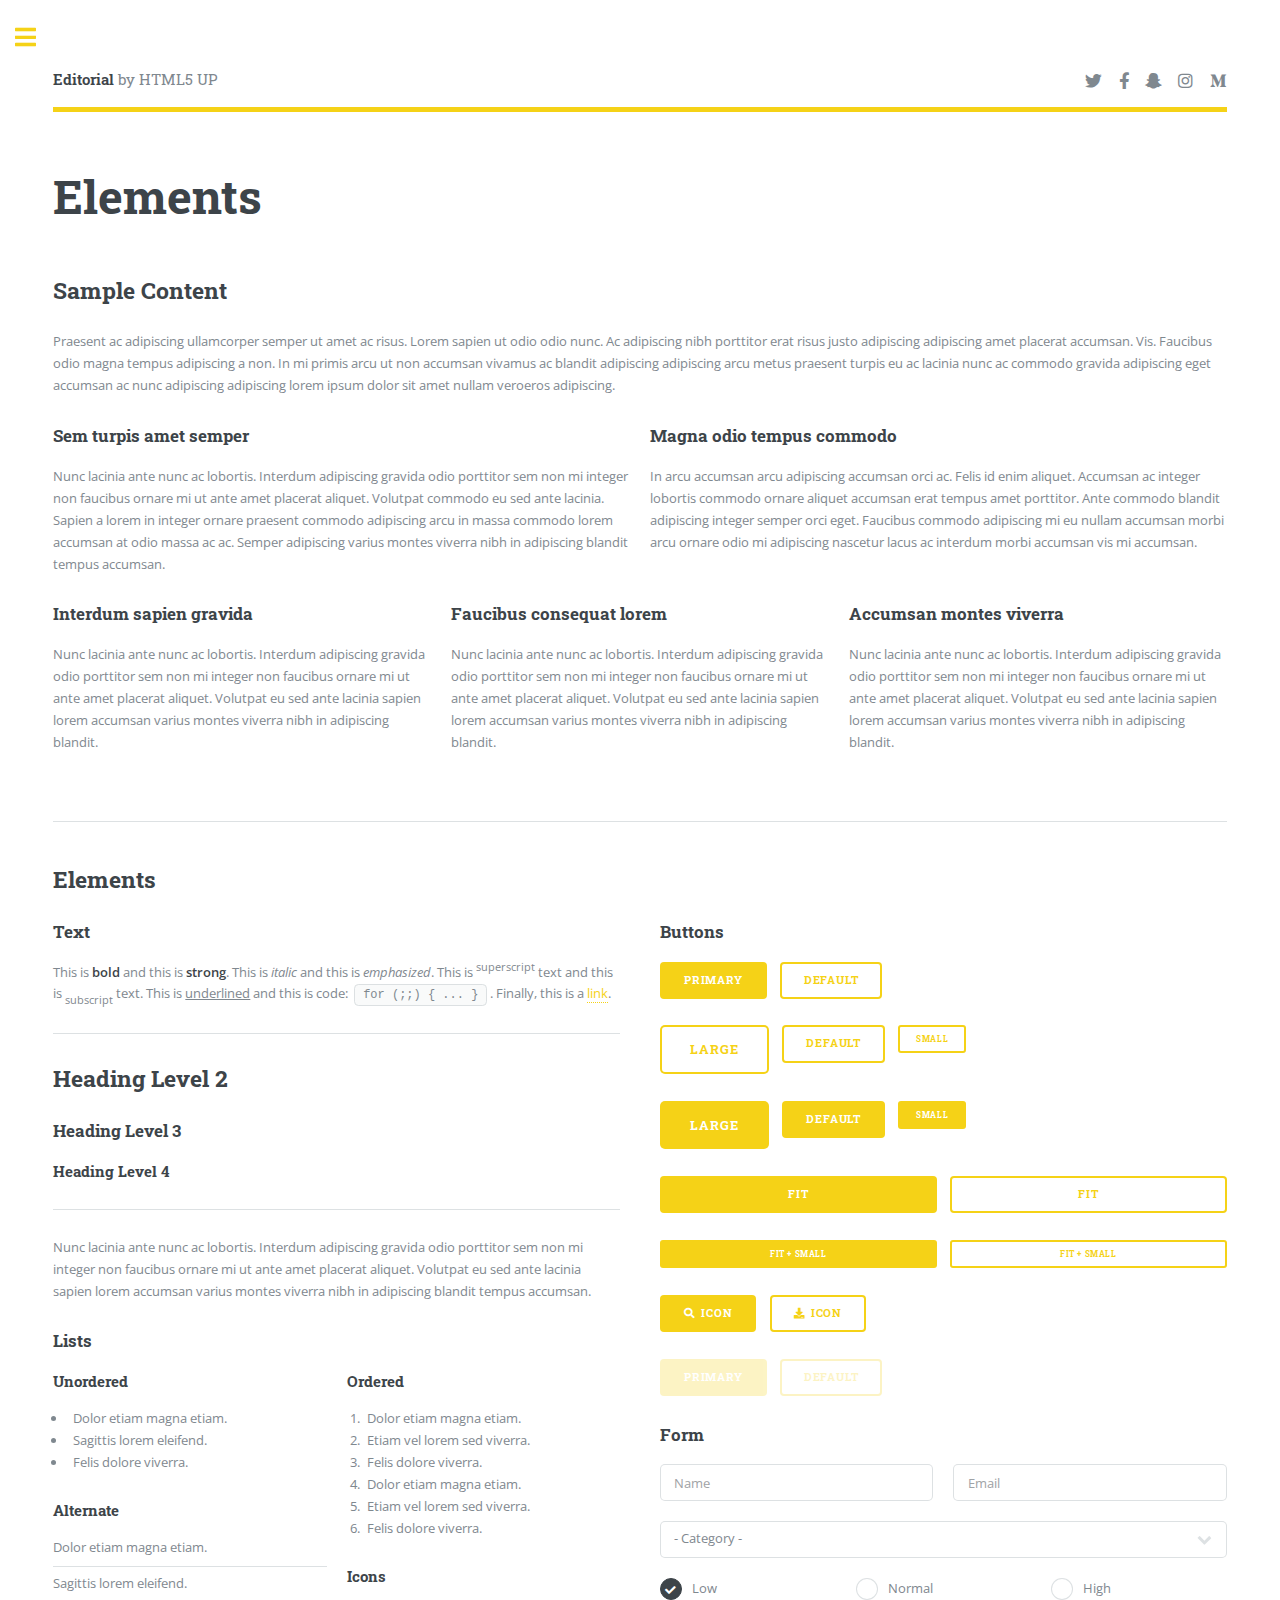
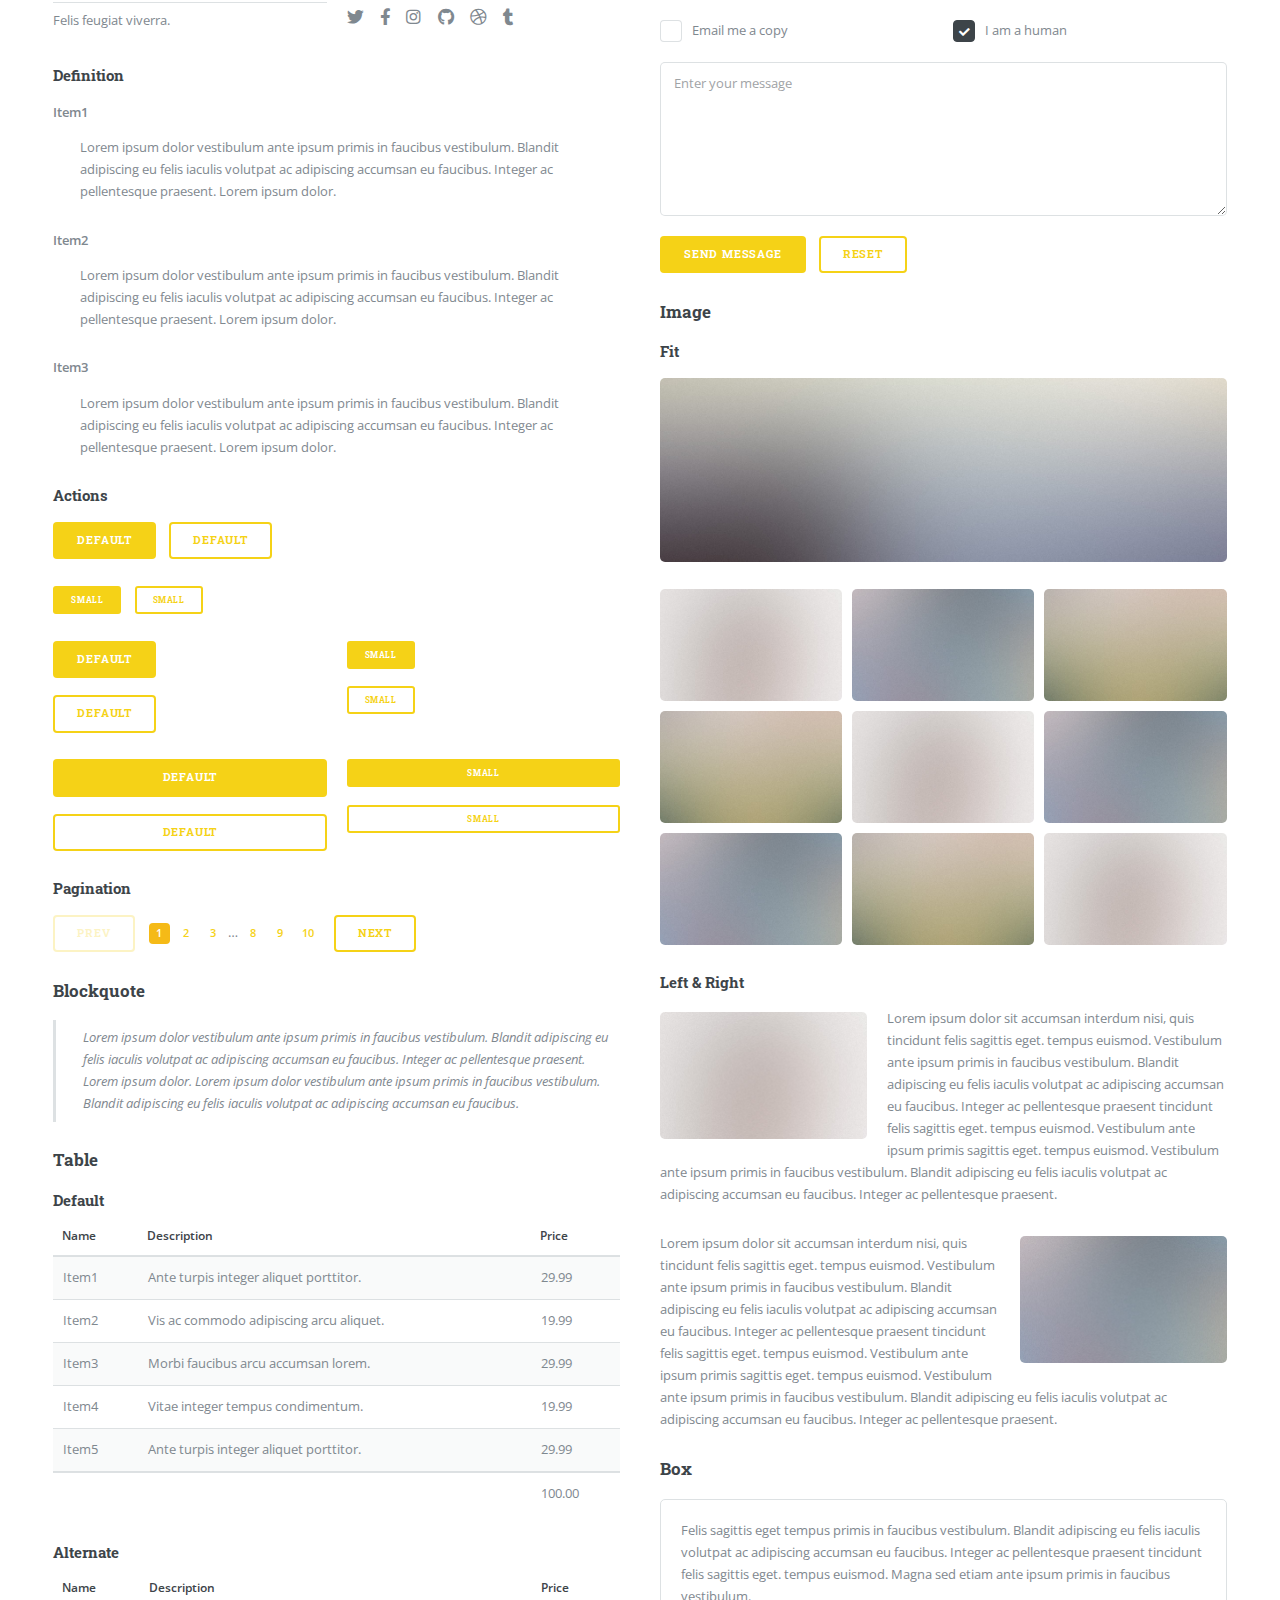
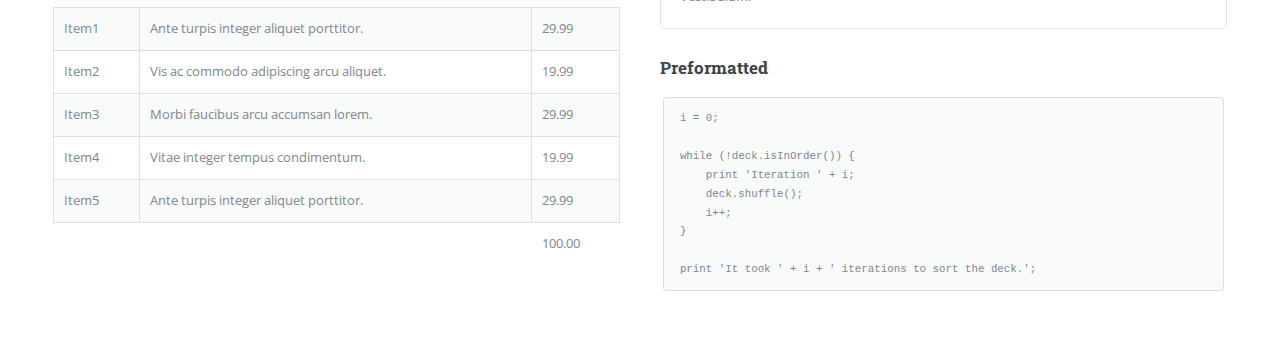
<file: elements.html>
<!DOCTYPE HTML>
<!--
	Editorial by HTML5 UP
	html5up.net | @ajlkn
	Free for personal and commercial use under the CCA 3.0 license (html5up.net/license)
-->
<html>
	<head>
		<title>Elements - Editorial by HTML5 UP</title>
		<meta charset="utf-8" />
		<meta name="viewport" content="width=device-width, initial-scale=1, user-scalable=no" />
		<link rel="stylesheet" href="assets/css/main.css" />
	</head>
	<body class="is-preload">

		<!-- Wrapper -->
			<div id="wrapper">

				<!-- Main -->
					<div id="main">
						<div class="inner">

							<!-- Header -->
								<header id="header">
									<a href="index.html" class="logo"><strong>Editorial</strong> by HTML5 UP</a>
									<ul class="icons">
										<li><a href="#" class="icon brands fa-twitter"><span class="label">Twitter</span></a></li>
										<li><a href="#" class="icon brands fa-facebook-f"><span class="label">Facebook</span></a></li>
										<li><a href="#" class="icon brands fa-snapchat-ghost"><span class="label">Snapchat</span></a></li>
										<li><a href="#" class="icon brands fa-instagram"><span class="label">Instagram</span></a></li>
										<li><a href="#" class="icon brands fa-medium-m"><span class="label">Medium</span></a></li>
									</ul>
								</header>

							<!-- Content -->
								<section>
									<header class="main">
										<h1>Elements</h1>
									</header>

									<!-- Content -->
										<h2 id="content">Sample Content</h2>
										<p>Praesent ac adipiscing ullamcorper semper ut amet ac risus. Lorem sapien ut odio odio nunc. Ac adipiscing nibh porttitor erat risus justo adipiscing adipiscing amet placerat accumsan. Vis. Faucibus odio magna tempus adipiscing a non. In mi primis arcu ut non accumsan vivamus ac blandit adipiscing adipiscing arcu metus praesent turpis eu ac lacinia nunc ac commodo gravida adipiscing eget accumsan ac nunc adipiscing adipiscing lorem ipsum dolor sit amet nullam veroeros adipiscing.</p>
										<div class="row">
											<div class="col-6 col-12-small">
												<h3>Sem turpis amet semper</h3>
												<p>Nunc lacinia ante nunc ac lobortis. Interdum adipiscing gravida odio porttitor sem non mi integer non faucibus ornare mi ut ante amet placerat aliquet. Volutpat commodo eu sed ante lacinia. Sapien a lorem in integer ornare praesent commodo adipiscing arcu in massa commodo lorem accumsan at odio massa ac ac. Semper adipiscing varius montes viverra nibh in adipiscing blandit tempus accumsan.</p>
											</div>
											<div class="col-6 col-12-small">
												<h3>Magna odio tempus commodo</h3>
												<p>In arcu accumsan arcu adipiscing accumsan orci ac. Felis id enim aliquet. Accumsan ac integer lobortis commodo ornare aliquet accumsan erat tempus amet porttitor. Ante commodo blandit adipiscing integer semper orci eget. Faucibus commodo adipiscing mi eu nullam accumsan morbi arcu ornare odio mi adipiscing nascetur lacus ac interdum morbi accumsan vis mi accumsan.</p>
											</div>
											<!-- Break -->
											<div class="col-4 col-12-medium">
												<h3>Interdum sapien gravida</h3>
												<p>Nunc lacinia ante nunc ac lobortis. Interdum adipiscing gravida odio porttitor sem non mi integer non faucibus ornare mi ut ante amet placerat aliquet. Volutpat eu sed ante lacinia sapien lorem accumsan varius montes viverra nibh in adipiscing blandit.</p>
											</div>
											<div class="col-4 col-12-medium">
												<h3>Faucibus consequat lorem</h3>
												<p>Nunc lacinia ante nunc ac lobortis. Interdum adipiscing gravida odio porttitor sem non mi integer non faucibus ornare mi ut ante amet placerat aliquet. Volutpat eu sed ante lacinia sapien lorem accumsan varius montes viverra nibh in adipiscing blandit.</p>
											</div>
											<div class="col-4 col-12-medium">
												<h3>Accumsan montes viverra</h3>
												<p>Nunc lacinia ante nunc ac lobortis. Interdum adipiscing gravida odio porttitor sem non mi integer non faucibus ornare mi ut ante amet placerat aliquet. Volutpat eu sed ante lacinia sapien lorem accumsan varius montes viverra nibh in adipiscing blandit.</p>
											</div>
										</div>

									<hr class="major" />

									<!-- Elements -->
										<h2 id="elements">Elements</h2>
										<div class="row gtr-200">
											<div class="col-6 col-12-medium">

												<!-- Text stuff -->
													<h3>Text</h3>
													<p>This is <b>bold</b> and this is <strong>strong</strong>. This is <i>italic</i> and this is <em>emphasized</em>.
													This is <sup>superscript</sup> text and this is <sub>subscript</sub> text.
													This is <u>underlined</u> and this is code: <code>for (;;) { ... }</code>.
													Finally, this is a <a href="#">link</a>.</p>
													<hr />
													<h2>Heading Level 2</h2>
													<h3>Heading Level 3</h3>
													<h4>Heading Level 4</h4>
													<hr />
													<p>Nunc lacinia ante nunc ac lobortis. Interdum adipiscing gravida odio porttitor sem non mi integer non faucibus ornare mi ut ante amet placerat aliquet. Volutpat eu sed ante lacinia sapien lorem accumsan varius montes viverra nibh in adipiscing blandit tempus accumsan.</p>

												<!-- Lists -->
													<h3>Lists</h3>
													<div class="row">
														<div class="col-6 col-12-small">

															<h4>Unordered</h4>
															<ul>
																<li>Dolor etiam magna etiam.</li>
																<li>Sagittis lorem eleifend.</li>
																<li>Felis dolore viverra.</li>
															</ul>

															<h4>Alternate</h4>
															<ul class="alt">
																<li>Dolor etiam magna etiam.</li>
																<li>Sagittis lorem eleifend.</li>
																<li>Felis feugiat viverra.</li>
															</ul>

														</div>
														<div class="col-6 col-12-small">

															<h4>Ordered</h4>
															<ol>
																<li>Dolor etiam magna etiam.</li>
																<li>Etiam vel lorem sed viverra.</li>
																<li>Felis dolore viverra.</li>
																<li>Dolor etiam magna etiam.</li>
																<li>Etiam vel lorem sed viverra.</li>
																<li>Felis dolore viverra.</li>
															</ol>

															<h4>Icons</h4>
															<ul class="icons">
																<li><a href="#" class="icon brands fa-twitter"><span class="label">Twitter</span></a></li>
																<li><a href="#" class="icon brands fa-facebook-f"><span class="label">Facebook</span></a></li>
																<li><a href="#" class="icon brands fa-instagram"><span class="label">Instagram</span></a></li>
																<li><a href="#" class="icon brands fa-github"><span class="label">Github</span></a></li>
																<li><a href="#" class="icon brands fa-dribbble"><span class="label">Dribbble</span></a></li>
																<li><a href="#" class="icon brands fa-tumblr"><span class="label">Tumblr</span></a></li>
															</ul>

														</div>
													</div>
													<h4>Definition</h4>
													<dl>
														<dt>Item1</dt>
														<dd>
															<p>Lorem ipsum dolor vestibulum ante ipsum primis in faucibus vestibulum. Blandit adipiscing eu felis iaculis volutpat ac adipiscing accumsan eu faucibus. Integer ac pellentesque praesent. Lorem ipsum dolor.</p>
														</dd>
														<dt>Item2</dt>
														<dd>
															<p>Lorem ipsum dolor vestibulum ante ipsum primis in faucibus vestibulum. Blandit adipiscing eu felis iaculis volutpat ac adipiscing accumsan eu faucibus. Integer ac pellentesque praesent. Lorem ipsum dolor.</p>
														</dd>
														<dt>Item3</dt>
														<dd>
															<p>Lorem ipsum dolor vestibulum ante ipsum primis in faucibus vestibulum. Blandit adipiscing eu felis iaculis volutpat ac adipiscing accumsan eu faucibus. Integer ac pellentesque praesent. Lorem ipsum dolor.</p>
														</dd>
													</dl>

													<h4>Actions</h4>
													<ul class="actions">
														<li><a href="#" class="button primary">Default</a></li>
														<li><a href="#" class="button">Default</a></li>
													</ul>
													<ul class="actions small">
														<li><a href="#" class="button primary small">Small</a></li>
														<li><a href="#" class="button small">Small</a></li>
													</ul>
													<div class="row">
														<div class="col-6 col-12-small">
															<ul class="actions stacked">
																<li><a href="#" class="button primary">Default</a></li>
																<li><a href="#" class="button">Default</a></li>
															</ul>
														</div>
														<div class="col-6 col-12-small">
															<ul class="actions stacked">
																<li><a href="#" class="button primary small">Small</a></li>
																<li><a href="#" class="button small">Small</a></li>
															</ul>
														</div>
														<div class="col-6 col-12-small">
															<ul class="actions stacked">
																<li><a href="#" class="button primary fit">Default</a></li>
																<li><a href="#" class="button fit">Default</a></li>
															</ul>
														</div>
														<div class="col-6 col-12-small">
															<ul class="actions stacked">
																<li><a href="#" class="button primary small fit">Small</a></li>
																<li><a href="#" class="button small fit">Small</a></li>
															</ul>
														</div>
													</div>

													<h4>Pagination</h4>
													<ul class="pagination">
														<li><span class="button disabled">Prev</span></li>
														<li><a href="#" class="page active">1</a></li>
														<li><a href="#" class="page">2</a></li>
														<li><a href="#" class="page">3</a></li>
														<li><span>&hellip;</span></li>
														<li><a href="#" class="page">8</a></li>
														<li><a href="#" class="page">9</a></li>
														<li><a href="#" class="page">10</a></li>
														<li><a href="#" class="button">Next</a></li>
													</ul>

												<!-- Blockquote -->
													<h3>Blockquote</h3>
													<blockquote>Lorem ipsum dolor vestibulum ante ipsum primis in faucibus vestibulum. Blandit adipiscing eu felis iaculis volutpat ac adipiscing accumsan eu faucibus. Integer ac pellentesque praesent. Lorem ipsum dolor. Lorem ipsum dolor vestibulum ante ipsum primis in faucibus vestibulum. Blandit adipiscing eu felis iaculis volutpat ac adipiscing accumsan eu faucibus.</blockquote>

												<!-- Table -->
													<h3>Table</h3>

													<h4>Default</h4>
													<div class="table-wrapper">
														<table>
															<thead>
																<tr>
																	<th>Name</th>
																	<th>Description</th>
																	<th>Price</th>
																</tr>
															</thead>
															<tbody>
																<tr>
																	<td>Item1</td>
																	<td>Ante turpis integer aliquet porttitor.</td>
																	<td>29.99</td>
																</tr>
																<tr>
																	<td>Item2</td>
																	<td>Vis ac commodo adipiscing arcu aliquet.</td>
																	<td>19.99</td>
																</tr>
																<tr>
																	<td>Item3</td>
																	<td> Morbi faucibus arcu accumsan lorem.</td>
																	<td>29.99</td>
																</tr>
																<tr>
																	<td>Item4</td>
																	<td>Vitae integer tempus condimentum.</td>
																	<td>19.99</td>
																</tr>
																<tr>
																	<td>Item5</td>
																	<td>Ante turpis integer aliquet porttitor.</td>
																	<td>29.99</td>
																</tr>
															</tbody>
															<tfoot>
																<tr>
																	<td colspan="2"></td>
																	<td>100.00</td>
																</tr>
															</tfoot>
														</table>
													</div>

													<h4>Alternate</h4>
													<div class="table-wrapper">
														<table class="alt">
															<thead>
																<tr>
																	<th>Name</th>
																	<th>Description</th>
																	<th>Price</th>
																</tr>
															</thead>
															<tbody>
																<tr>
																	<td>Item1</td>
																	<td>Ante turpis integer aliquet porttitor.</td>
																	<td>29.99</td>
																</tr>
																<tr>
																	<td>Item2</td>
																	<td>Vis ac commodo adipiscing arcu aliquet.</td>
																	<td>19.99</td>
																</tr>
																<tr>
																	<td>Item3</td>
																	<td> Morbi faucibus arcu accumsan lorem.</td>
																	<td>29.99</td>
																</tr>
																<tr>
																	<td>Item4</td>
																	<td>Vitae integer tempus condimentum.</td>
																	<td>19.99</td>
																</tr>
																<tr>
																	<td>Item5</td>
																	<td>Ante turpis integer aliquet porttitor.</td>
																	<td>29.99</td>
																</tr>
															</tbody>
															<tfoot>
																<tr>
																	<td colspan="2"></td>
																	<td>100.00</td>
																</tr>
															</tfoot>
														</table>
													</div>

											</div>
											<div class="col-6 col-12-medium">

												<!-- Buttons -->
													<h3>Buttons</h3>
													<ul class="actions">
														<li><a href="#" class="button primary">Primary</a></li>
														<li><a href="#" class="button">Default</a></li>
													</ul>
													<ul class="actions">
														<li><a href="#" class="button large">Large</a></li>
														<li><a href="#" class="button">Default</a></li>
														<li><a href="#" class="button small">Small</a></li>
													</ul>
													<ul class="actions">
														<li><a href="#" class="button primary large">Large</a></li>
														<li><a href="#" class="button primary">Default</a></li>
														<li><a href="#" class="button primary small">Small</a></li>
													</ul>
													<ul class="actions fit">
														<li><a href="#" class="button primary fit">Fit</a></li>
														<li><a href="#" class="button fit">Fit</a></li>
													</ul>
													<ul class="actions fit small">
														<li><a href="#" class="button primary fit small">Fit + Small</a></li>
														<li><a href="#" class="button fit small">Fit + Small</a></li>
													</ul>
													<ul class="actions">
														<li><a href="#" class="button primary icon solid fa-search">Icon</a></li>
														<li><a href="#" class="button icon solid fa-download">Icon</a></li>
													</ul>
													<ul class="actions">
														<li><span class="button primary disabled">Primary</span></li>
														<li><span class="button disabled">Default</span></li>
													</ul>

												<!-- Form -->
													<h3>Form</h3>

													<form method="post" action="#">
														<div class="row gtr-uniform">
															<div class="col-6 col-12-xsmall">
																<input type="text" name="demo-name" id="demo-name" value="" placeholder="Name" />
															</div>
															<div class="col-6 col-12-xsmall">
																<input type="email" name="demo-email" id="demo-email" value="" placeholder="Email" />
															</div>
															<!-- Break -->
															<div class="col-12">
																<select name="demo-category" id="demo-category">
																	<option value="">- Category -</option>
																	<option value="1">Manufacturing</option>
																	<option value="1">Shipping</option>
																	<option value="1">Administration</option>
																	<option value="1">Human Resources</option>
																</select>
															</div>
															<!-- Break -->
															<div class="col-4 col-12-small">
																<input type="radio" id="demo-priority-low" name="demo-priority" checked>
																<label for="demo-priority-low">Low</label>
															</div>
															<div class="col-4 col-12-small">
																<input type="radio" id="demo-priority-normal" name="demo-priority">
																<label for="demo-priority-normal">Normal</label>
															</div>
															<div class="col-4 col-12-small">
																<input type="radio" id="demo-priority-high" name="demo-priority">
																<label for="demo-priority-high">High</label>
															</div>
															<!-- Break -->
															<div class="col-6 col-12-small">
																<input type="checkbox" id="demo-copy" name="demo-copy">
																<label for="demo-copy">Email me a copy</label>
															</div>
															<div class="col-6 col-12-small">
																<input type="checkbox" id="demo-human" name="demo-human" checked>
																<label for="demo-human">I am a human</label>
															</div>
															<!-- Break -->
															<div class="col-12">
																<textarea name="demo-message" id="demo-message" placeholder="Enter your message" rows="6"></textarea>
															</div>
															<!-- Break -->
															<div class="col-12">
																<ul class="actions">
																	<li><input type="submit" value="Send Message" class="primary" /></li>
																	<li><input type="reset" value="Reset" /></li>
																</ul>
															</div>
														</div>
													</form>

												<!-- Image -->
													<h3>Image</h3>

													<h4>Fit</h4>
													<span class="image fit"><img src="images/pic11.jpg" alt="" /></span>
													<div class="box alt">
														<div class="row gtr-50 gtr-uniform">
															<div class="col-4"><span class="image fit"><img src="images/pic01.jpg" alt="" /></span></div>
															<div class="col-4"><span class="image fit"><img src="images/pic02.jpg" alt="" /></span></div>
															<div class="col-4"><span class="image fit"><img src="images/pic03.jpg" alt="" /></span></div>
															<!-- Break -->
															<div class="col-4"><span class="image fit"><img src="images/pic03.jpg" alt="" /></span></div>
															<div class="col-4"><span class="image fit"><img src="images/pic01.jpg" alt="" /></span></div>
															<div class="col-4"><span class="image fit"><img src="images/pic02.jpg" alt="" /></span></div>
															<!-- Break -->
															<div class="col-4"><span class="image fit"><img src="images/pic02.jpg" alt="" /></span></div>
															<div class="col-4"><span class="image fit"><img src="images/pic03.jpg" alt="" /></span></div>
															<div class="col-4"><span class="image fit"><img src="images/pic01.jpg" alt="" /></span></div>
														</div>
													</div>

													<h4>Left &amp; Right</h4>
													<p><span class="image left"><img src="images/pic01.jpg" alt="" /></span>Lorem ipsum dolor sit accumsan interdum nisi, quis tincidunt felis sagittis eget. tempus euismod. Vestibulum ante ipsum primis in faucibus vestibulum. Blandit adipiscing eu felis iaculis volutpat ac adipiscing accumsan eu faucibus. Integer ac pellentesque praesent tincidunt felis sagittis eget. tempus euismod. Vestibulum ante ipsum primis sagittis eget. tempus euismod. Vestibulum ante ipsum primis in faucibus vestibulum. Blandit adipiscing eu felis iaculis volutpat ac adipiscing accumsan eu faucibus. Integer ac pellentesque praesent.</p>
													<p><span class="image right"><img src="images/pic02.jpg" alt="" /></span>Lorem ipsum dolor sit accumsan interdum nisi, quis tincidunt felis sagittis eget. tempus euismod. Vestibulum ante ipsum primis in faucibus vestibulum. Blandit adipiscing eu felis iaculis volutpat ac adipiscing accumsan eu faucibus. Integer ac pellentesque praesent tincidunt felis sagittis eget. tempus euismod. Vestibulum ante ipsum primis sagittis eget. tempus euismod. Vestibulum ante ipsum primis in faucibus vestibulum. Blandit adipiscing eu felis iaculis volutpat ac adipiscing accumsan eu faucibus. Integer ac pellentesque praesent.</p>

												<!-- Box -->
													<h3>Box</h3>
													<div class="box">
														<p>Felis sagittis eget tempus primis in faucibus vestibulum. Blandit adipiscing eu felis iaculis volutpat ac adipiscing accumsan eu faucibus. Integer ac pellentesque praesent tincidunt felis sagittis eget. tempus euismod. Magna sed etiam ante ipsum primis in faucibus vestibulum.</p>
													</div>

												<!-- Preformatted Code -->
													<h3>Preformatted</h3>
													<pre><code>i = 0;

while (!deck.isInOrder()) {
    print 'Iteration ' + i;
    deck.shuffle();
    i++;
}

print 'It took ' + i + ' iterations to sort the deck.';
</code></pre>

											</div>
										</div>

								</section>

						</div>
					</div>

				<!-- Sidebar -->
					<div id="sidebar">
						<div class="inner">

							<!-- Search -->
								<section id="search" class="alt">
									<form method="post" action="#">
										<input type="text" name="query" id="query" placeholder="Search" />
									</form>
								</section>

							<!-- Menu -->
								<nav id="menu">
									<header class="major">
										<h2>Menu</h2>
									</header>
									<ul>
										<li><a href="index.html">Homepage</a></li>
										<li><a href="generic.html">Generic</a></li>
										<li><a href="elements.html">Elements</a></li>
										<li>
											<span class="opener">Submenu</span>
											<ul>
												<li><a href="#">Lorem Dolor</a></li>
												<li><a href="#">Ipsum Adipiscing</a></li>
												<li><a href="#">Tempus Magna</a></li>
												<li><a href="#">Feugiat Veroeros</a></li>
											</ul>
										</li>
										<li><a href="#">Etiam Dolore</a></li>
										<li><a href="#">Adipiscing</a></li>
										<li>
											<span class="opener">Another Submenu</span>
											<ul>
												<li><a href="#">Lorem Dolor</a></li>
												<li><a href="#">Ipsum Adipiscing</a></li>
												<li><a href="#">Tempus Magna</a></li>
												<li><a href="#">Feugiat Veroeros</a></li>
											</ul>
										</li>
										<li><a href="#">Maximus Erat</a></li>
										<li><a href="#">Sapien Mauris</a></li>
										<li><a href="#">Amet Lacinia</a></li>
									</ul>
								</nav>

							<!-- Section -->
								<section>
									<header class="major">
										<h2>Ante interdum</h2>
									</header>
									<div class="mini-posts">
										<article>
											<a href="#" class="image"><img src="images/pic07.jpg" alt="" /></a>
											<p>Aenean ornare velit lacus, ac varius enim lorem ullamcorper dolore aliquam.</p>
										</article>
										<article>
											<a href="#" class="image"><img src="images/pic08.jpg" alt="" /></a>
											<p>Aenean ornare velit lacus, ac varius enim lorem ullamcorper dolore aliquam.</p>
										</article>
										<article>
											<a href="#" class="image"><img src="images/pic09.jpg" alt="" /></a>
											<p>Aenean ornare velit lacus, ac varius enim lorem ullamcorper dolore aliquam.</p>
										</article>
									</div>
									<ul class="actions">
										<li><a href="#" class="button">More</a></li>
									</ul>
								</section>

							<!-- Section -->
								<section>
									<header class="major">
										<h2>Get in touch</h2>
									</header>
									<p>Sed varius enim lorem ullamcorper dolore aliquam aenean ornare velit lacus, ac varius enim lorem ullamcorper dolore. Proin sed aliquam facilisis ante interdum. Sed nulla amet lorem feugiat tempus aliquam.</p>
									<ul class="contact">
										<li class="icon solid fa-envelope"><a href="#">information@untitled.tld</a></li>
										<li class="icon solid fa-phone">(000) 000-0000</li>
										<li class="icon solid fa-home">1234 Somewhere Road #8254<br />
										Nashville, TN 00000-0000</li>
									</ul>
								</section>

							<!-- Footer -->
								<footer id="footer">
									<p class="copyright">&copy; Untitled. All rights reserved. Demo Images: <a href="https://unsplash.com">Unsplash</a>. Design: <a href="https://html5up.net">HTML5 UP</a>.</p>
								</footer>

						</div>
					</div>

			</div>

		<!-- Scripts -->
			<script src="assets/js/jquery.min.js"></script>
			<script src="assets/js/browser.min.js"></script>
			<script src="assets/js/breakpoints.min.js"></script>
			<script src="assets/js/util.js"></script>
			<script src="assets/js/main.js"></script>

	</body>
</html>
</file>
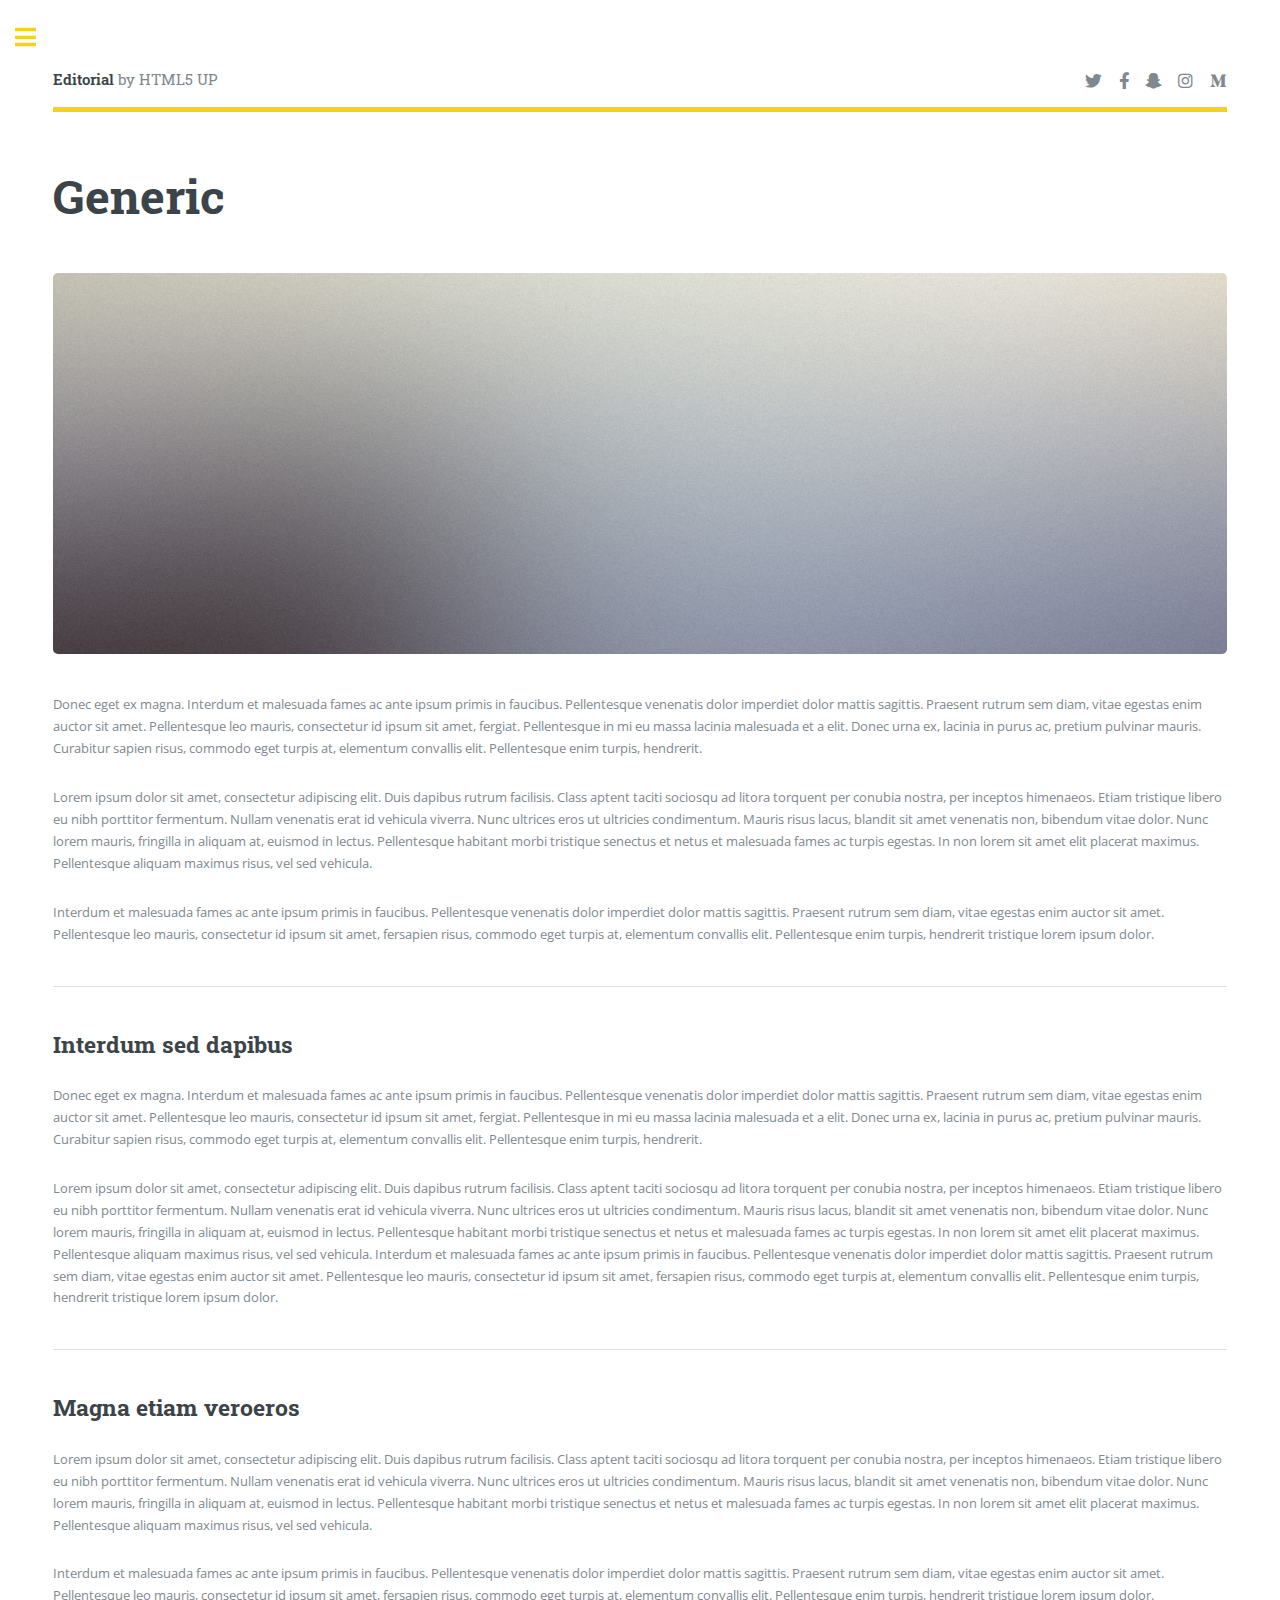
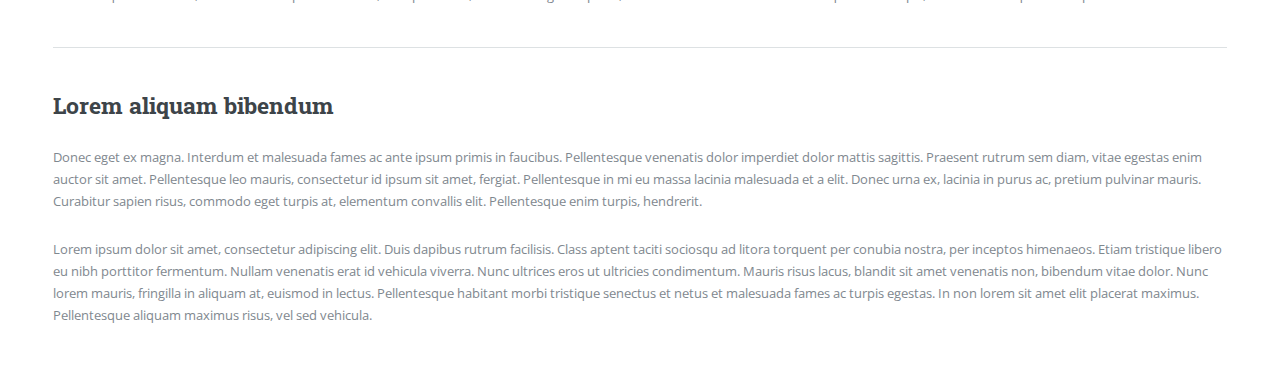
<file: generic copy.html>
<!DOCTYPE HTML>
<!--
	Editorial by HTML5 UP
	html5up.net | @ajlkn
	Free for personal and commercial use under the CCA 3.0 license (html5up.net/license)
-->
<html>
	<head>
		<title>Generic - Editorial by HTML5 UP</title>
		<meta charset="utf-8" />
		<meta name="viewport" content="width=device-width, initial-scale=1, user-scalable=no" />
		<link rel="stylesheet" href="assets/css/main.css" />
	</head>
	<body class="is-preload">

		<!-- Wrapper -->
			<div id="wrapper">

				<!-- Main -->
					<div id="main">
						<div class="inner">

							<!-- Header -->
								<header id="header">
									<a href="index.html" class="logo"><strong>Editorial</strong> by HTML5 UP</a>
									<ul class="icons">
										<li><a href="#" class="icon brands fa-twitter"><span class="label">Twitter</span></a></li>
										<li><a href="#" class="icon brands fa-facebook-f"><span class="label">Facebook</span></a></li>
										<li><a href="#" class="icon brands fa-snapchat-ghost"><span class="label">Snapchat</span></a></li>
										<li><a href="#" class="icon brands fa-instagram"><span class="label">Instagram</span></a></li>
										<li><a href="#" class="icon brands fa-medium-m"><span class="label">Medium</span></a></li>
									</ul>
								</header>

							<!-- Content -->
								<section>
									<header class="main">
										<h1>Generic</h1>
									</header>

									<span class="image main"><img src="images/pic11.jpg" alt="" /></span>

									<p>Donec eget ex magna. Interdum et malesuada fames ac ante ipsum primis in faucibus. Pellentesque venenatis dolor imperdiet dolor mattis sagittis. Praesent rutrum sem diam, vitae egestas enim auctor sit amet. Pellentesque leo mauris, consectetur id ipsum sit amet, fergiat. Pellentesque in mi eu massa lacinia malesuada et a elit. Donec urna ex, lacinia in purus ac, pretium pulvinar mauris. Curabitur sapien risus, commodo eget turpis at, elementum convallis elit. Pellentesque enim turpis, hendrerit.</p>
									<p>Lorem ipsum dolor sit amet, consectetur adipiscing elit. Duis dapibus rutrum facilisis. Class aptent taciti sociosqu ad litora torquent per conubia nostra, per inceptos himenaeos. Etiam tristique libero eu nibh porttitor fermentum. Nullam venenatis erat id vehicula viverra. Nunc ultrices eros ut ultricies condimentum. Mauris risus lacus, blandit sit amet venenatis non, bibendum vitae dolor. Nunc lorem mauris, fringilla in aliquam at, euismod in lectus. Pellentesque habitant morbi tristique senectus et netus et malesuada fames ac turpis egestas. In non lorem sit amet elit placerat maximus. Pellentesque aliquam maximus risus, vel sed vehicula.</p>
									<p>Interdum et malesuada fames ac ante ipsum primis in faucibus. Pellentesque venenatis dolor imperdiet dolor mattis sagittis. Praesent rutrum sem diam, vitae egestas enim auctor sit amet. Pellentesque leo mauris, consectetur id ipsum sit amet, fersapien risus, commodo eget turpis at, elementum convallis elit. Pellentesque enim turpis, hendrerit tristique lorem ipsum dolor.</p>

									<hr class="major" />

									<h2>Interdum sed dapibus</h2>
									<p>Donec eget ex magna. Interdum et malesuada fames ac ante ipsum primis in faucibus. Pellentesque venenatis dolor imperdiet dolor mattis sagittis. Praesent rutrum sem diam, vitae egestas enim auctor sit amet. Pellentesque leo mauris, consectetur id ipsum sit amet, fergiat. Pellentesque in mi eu massa lacinia malesuada et a elit. Donec urna ex, lacinia in purus ac, pretium pulvinar mauris. Curabitur sapien risus, commodo eget turpis at, elementum convallis elit. Pellentesque enim turpis, hendrerit.</p>
									<p>Lorem ipsum dolor sit amet, consectetur adipiscing elit. Duis dapibus rutrum facilisis. Class aptent taciti sociosqu ad litora torquent per conubia nostra, per inceptos himenaeos. Etiam tristique libero eu nibh porttitor fermentum. Nullam venenatis erat id vehicula viverra. Nunc ultrices eros ut ultricies condimentum. Mauris risus lacus, blandit sit amet venenatis non, bibendum vitae dolor. Nunc lorem mauris, fringilla in aliquam at, euismod in lectus. Pellentesque habitant morbi tristique senectus et netus et malesuada fames ac turpis egestas. In non lorem sit amet elit placerat maximus. Pellentesque aliquam maximus risus, vel sed vehicula. Interdum et malesuada fames ac ante ipsum primis in faucibus. Pellentesque venenatis dolor imperdiet dolor mattis sagittis. Praesent rutrum sem diam, vitae egestas enim auctor sit amet. Pellentesque leo mauris, consectetur id ipsum sit amet, fersapien risus, commodo eget turpis at, elementum convallis elit. Pellentesque enim turpis, hendrerit tristique lorem ipsum dolor.</p>

									<hr class="major" />

									<h2>Magna etiam veroeros</h2>
									<p>Lorem ipsum dolor sit amet, consectetur adipiscing elit. Duis dapibus rutrum facilisis. Class aptent taciti sociosqu ad litora torquent per conubia nostra, per inceptos himenaeos. Etiam tristique libero eu nibh porttitor fermentum. Nullam venenatis erat id vehicula viverra. Nunc ultrices eros ut ultricies condimentum. Mauris risus lacus, blandit sit amet venenatis non, bibendum vitae dolor. Nunc lorem mauris, fringilla in aliquam at, euismod in lectus. Pellentesque habitant morbi tristique senectus et netus et malesuada fames ac turpis egestas. In non lorem sit amet elit placerat maximus. Pellentesque aliquam maximus risus, vel sed vehicula.</p>
									<p>Interdum et malesuada fames ac ante ipsum primis in faucibus. Pellentesque venenatis dolor imperdiet dolor mattis sagittis. Praesent rutrum sem diam, vitae egestas enim auctor sit amet. Pellentesque leo mauris, consectetur id ipsum sit amet, fersapien risus, commodo eget turpis at, elementum convallis elit. Pellentesque enim turpis, hendrerit tristique lorem ipsum dolor.</p>

									<hr class="major" />

									<h2>Lorem aliquam bibendum</h2>
									<p>Donec eget ex magna. Interdum et malesuada fames ac ante ipsum primis in faucibus. Pellentesque venenatis dolor imperdiet dolor mattis sagittis. Praesent rutrum sem diam, vitae egestas enim auctor sit amet. Pellentesque leo mauris, consectetur id ipsum sit amet, fergiat. Pellentesque in mi eu massa lacinia malesuada et a elit. Donec urna ex, lacinia in purus ac, pretium pulvinar mauris. Curabitur sapien risus, commodo eget turpis at, elementum convallis elit. Pellentesque enim turpis, hendrerit.</p>
									<p>Lorem ipsum dolor sit amet, consectetur adipiscing elit. Duis dapibus rutrum facilisis. Class aptent taciti sociosqu ad litora torquent per conubia nostra, per inceptos himenaeos. Etiam tristique libero eu nibh porttitor fermentum. Nullam venenatis erat id vehicula viverra. Nunc ultrices eros ut ultricies condimentum. Mauris risus lacus, blandit sit amet venenatis non, bibendum vitae dolor. Nunc lorem mauris, fringilla in aliquam at, euismod in lectus. Pellentesque habitant morbi tristique senectus et netus et malesuada fames ac turpis egestas. In non lorem sit amet elit placerat maximus. Pellentesque aliquam maximus risus, vel sed vehicula.</p>

								</section>

						</div>
					</div>

				<!-- Sidebar -->
					<div id="sidebar">
						<div class="inner">

							<!-- Search -->
								<section id="search" class="alt">
									<form method="post" action="#">
										<input type="text" name="query" id="query" placeholder="Search" />
									</form>
								</section>

							<!-- Menu -->
								<nav id="menu">
									<header class="major">
										<h2>Menu</h2>
									</header>
									<ul>
										<li><a href="index.html">Homepage</a></li>
										<li><a href="generic.html">Generic</a></li>
										<li><a href="elements.html">Elements</a></li>
										<li>
											<span class="opener">Submenu</span>
											<ul>
												<li><a href="#">Lorem Dolor</a></li>
												<li><a href="#">Ipsum Adipiscing</a></li>
												<li><a href="#">Tempus Magna</a></li>
												<li><a href="#">Feugiat Veroeros</a></li>
											</ul>
										</li>
										<li><a href="#">Etiam Dolore</a></li>
										<li><a href="#">Adipiscing</a></li>
										<li>
											<span class="opener">Another Submenu</span>
											<ul>
												<li><a href="#">Lorem Dolor</a></li>
												<li><a href="#">Ipsum Adipiscing</a></li>
												<li><a href="#">Tempus Magna</a></li>
												<li><a href="#">Feugiat Veroeros</a></li>
											</ul>
										</li>
										<li><a href="#">Maximus Erat</a></li>
										<li><a href="#">Sapien Mauris</a></li>
										<li><a href="#">Amet Lacinia</a></li>
									</ul>
								</nav>

							<!-- Section -->
								<section>
									<header class="major">
										<h2>Ante interdum</h2>
									</header>
									<div class="mini-posts">
										<article>
											<a href="#" class="image"><img src="images/pic07.jpg" alt="" /></a>
											<p>Aenean ornare velit lacus, ac varius enim lorem ullamcorper dolore aliquam.</p>
										</article>
										<article>
											<a href="#" class="image"><img src="images/pic08.jpg" alt="" /></a>
											<p>Aenean ornare velit lacus, ac varius enim lorem ullamcorper dolore aliquam.</p>
										</article>
										<article>
											<a href="#" class="image"><img src="images/pic09.jpg" alt="" /></a>
											<p>Aenean ornare velit lacus, ac varius enim lorem ullamcorper dolore aliquam.</p>
										</article>
									</div>
									<ul class="actions">
										<li><a href="#" class="button">More</a></li>
									</ul>
								</section>

							<!-- Section -->
								<section>
									<header class="major">
										<h2>Get in touch</h2>
									</header>
									<p>Sed varius enim lorem ullamcorper dolore aliquam aenean ornare velit lacus, ac varius enim lorem ullamcorper dolore. Proin sed aliquam facilisis ante interdum. Sed nulla amet lorem feugiat tempus aliquam.</p>
									<ul class="contact">
										<li class="icon solid fa-envelope"><a href="#">information@untitled.tld</a></li>
										<li class="icon solid fa-phone">(000) 000-0000</li>
										<li class="icon solid fa-home">1234 Somewhere Road #8254<br />
										Nashville, TN 00000-0000</li>
									</ul>
								</section>

							<!-- Footer -->
								<footer id="footer">
									<p class="copyright">&copy; Untitled. All rights reserved. Demo Images: <a href="https://unsplash.com">Unsplash</a>. Design: <a href="https://html5up.net">HTML5 UP</a>.</p>
								</footer>

						</div>
					</div>

			</div>

		<!-- Scripts -->
			<script src="assets/js/jquery.min.js"></script>
			<script src="assets/js/browser.min.js"></script>
			<script src="assets/js/breakpoints.min.js"></script>
			<script src="assets/js/util.js"></script>
			<script src="assets/js/main.js"></script>

	</body>
</html>
</file>
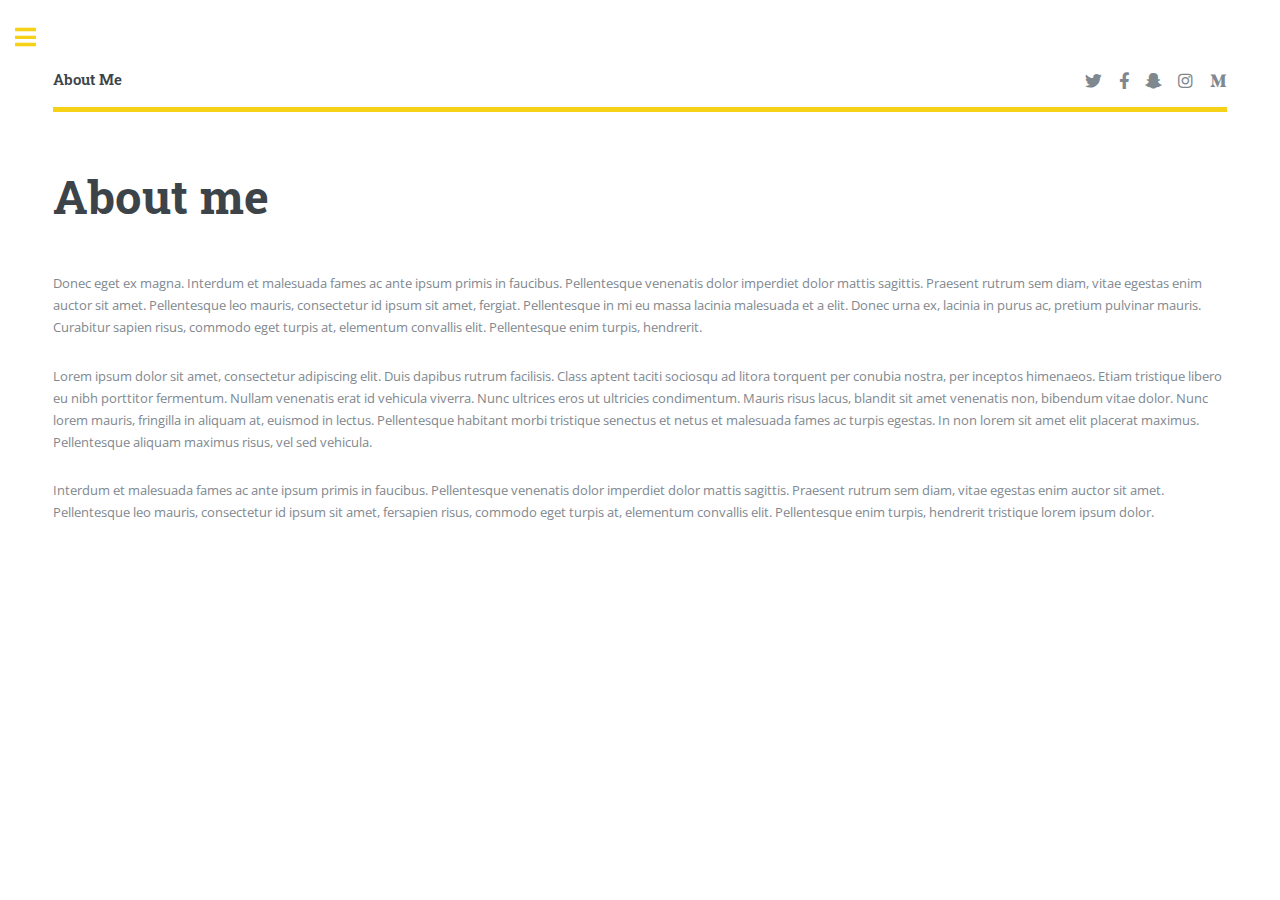
<file: generic.html>
<!DOCTYPE HTML>
<!--
	Editorial by HTML5 UP
	html5up.net | @ajlkn
	Free for personal and commercial use under the CCA 3.0 license (html5up.net/license)
-->
<html>
	<head>
		<title>About Me - Macy Stephens</title>
		<meta charset="utf-8" />
		<meta name="viewport" content="width=device-width, initial-scale=1, user-scalable=no" />
		<link rel="stylesheet" href="assets/css/main.css" />
	</head>
	<body class="is-preload">

		<!-- Wrapper -->
			<div id="wrapper">

				<!-- Main -->
					<div id="main">
						<div class="inner">

							<!-- Header -->
								<header id="header">
									<a href="index.html" class="logo"><strong>About Me</strong> </a>
									<ul class="icons">
										<li><a href="#" class="icon brands fa-twitter"><span class="label">Twitter</span></a></li>
										<li><a href="#" class="icon brands fa-facebook-f"><span class="label">Facebook</span></a></li>
										<li><a href="#" class="icon brands fa-snapchat-ghost"><span class="label">Snapchat</span></a></li>
										<li><a href="#" class="icon brands fa-instagram"><span class="label">Instagram</span></a></li>
										<li><a href="#" class="icon brands fa-medium-m"><span class="label">Medium</span></a></li>
									</ul>
								</header>

							<!-- Content -->
								<section>
									<header class="main">
										<h1>About me</h1>
									</header>

									<!-- <span class="image object"><img src="images/Macy fav1 (2)(1).jpg" alt="Headshot of Macy Stephens" width="500" height="500"/></span> -->

									<p>Donec eget ex magna. Interdum et malesuada fames ac ante ipsum primis in faucibus. Pellentesque venenatis dolor imperdiet dolor mattis sagittis. Praesent rutrum sem diam, vitae egestas enim auctor sit amet. Pellentesque leo mauris, consectetur id ipsum sit amet, fergiat. Pellentesque in mi eu massa lacinia malesuada et a elit. Donec urna ex, lacinia in purus ac, pretium pulvinar mauris. Curabitur sapien risus, commodo eget turpis at, elementum convallis elit. Pellentesque enim turpis, hendrerit.</p>
									<p>Lorem ipsum dolor sit amet, consectetur adipiscing elit. Duis dapibus rutrum facilisis. Class aptent taciti sociosqu ad litora torquent per conubia nostra, per inceptos himenaeos. Etiam tristique libero eu nibh porttitor fermentum. Nullam venenatis erat id vehicula viverra. Nunc ultrices eros ut ultricies condimentum. Mauris risus lacus, blandit sit amet venenatis non, bibendum vitae dolor. Nunc lorem mauris, fringilla in aliquam at, euismod in lectus. Pellentesque habitant morbi tristique senectus et netus et malesuada fames ac turpis egestas. In non lorem sit amet elit placerat maximus. Pellentesque aliquam maximus risus, vel sed vehicula.</p>
									<p>Interdum et malesuada fames ac ante ipsum primis in faucibus. Pellentesque venenatis dolor imperdiet dolor mattis sagittis. Praesent rutrum sem diam, vitae egestas enim auctor sit amet. Pellentesque leo mauris, consectetur id ipsum sit amet, fersapien risus, commodo eget turpis at, elementum convallis elit. Pellentesque enim turpis, hendrerit tristique lorem ipsum dolor.</p>

									
								</section>

						</div>
					</div>

				<!-- Sidebar -->
				<div id="sidebar">
					<div class="inner">

						<!-- Search -->
							<section id="search" class="alt">
								<form method="post" action="#">
									<input type="text" name="query" id="query" placeholder="Search" />
								</form>
							</section>

						<!-- Menu -->
							<nav id="menu">
								<header class="major">
									<h2>Menu</h2>
								</header>
								<ul>
									<li><a href="index.html">Homepage</a></li>
									<li><a href="generic.html">About Me</a></li>
									<li><a href="resume.html">Resume</a></li>
									<li><a href="#">What's Next?</a></li>
								</ul>
							</nav>

						<!-- Section -->
							<section>
								<header class="major">
									<h2>Project Sihasin</h2>
								</header>
								<div class="mini-posts">
									<article>
										<a href="https://github.com/MacyStephens/Sihasin" class="image"><img src="images/pic07.jpg" alt="" /></a>
										<p>Github page link to Sihasin.</p>
									</article>
									<article>
										<a href="#" class="image"><img src="images/pic08.jpg" alt="" /></a>
										<p>Aenean ornare velit lacus, ac varius enim lorem ullamcorper dolore aliquam.</p>
									</article>
									<article>
										<a href="#" class="image"><img src="images/pic09.jpg" alt="" /></a>
										<p>Aenean ornare velit lacus, ac varius enim lorem ullamcorper dolore aliquam.</p>
									</article>
								</div>
								<ul class="actions">
									<li><a href="#" class="button">More</a></li>
								</ul>
							</section>

						<!-- Section -->
							<section>
								<header class="major">
									<h2>Get in touch</h2>
								</header>
								<p>Sed varius enim lorem ullamcorper dolore aliquam aenean ornare velit lacus, ac varius enim lorem ullamcorper dolore. Proin sed aliquam facilisis ante interdum. Sed nulla amet lorem feugiat tempus aliquam.</p>
								<ul class="contact">
									<li class="icon solid fa-envelope"><a href="#">information@untitled.tld</a></li>
									<li class="icon solid fa-phone">(000) 000-0000</li>
									<li class="icon solid fa-home">1234 Somewhere Road #8254<br />
									Nashville, TN 00000-0000</li>
								</ul>
							</section>

						<!-- Footer -->
							<footer id="footer">
								<p class="copyright">&copy; Untitled. All rights reserved. Demo Images: <a href="https://unsplash.com">Unsplash</a>. Design: <a href="https://html5up.net">HTML5 UP</a>.</p>
							</footer>

					</div>
				</div>


			</div>

		<!-- Scripts -->
			<script src="assets/js/jquery.min.js"></script>
			<script src="assets/js/browser.min.js"></script>
			<script src="assets/js/breakpoints.min.js"></script>
			<script src="assets/js/util.js"></script>
			<script src="assets/js/main.js"></script>

	</body>
</html>
</file>
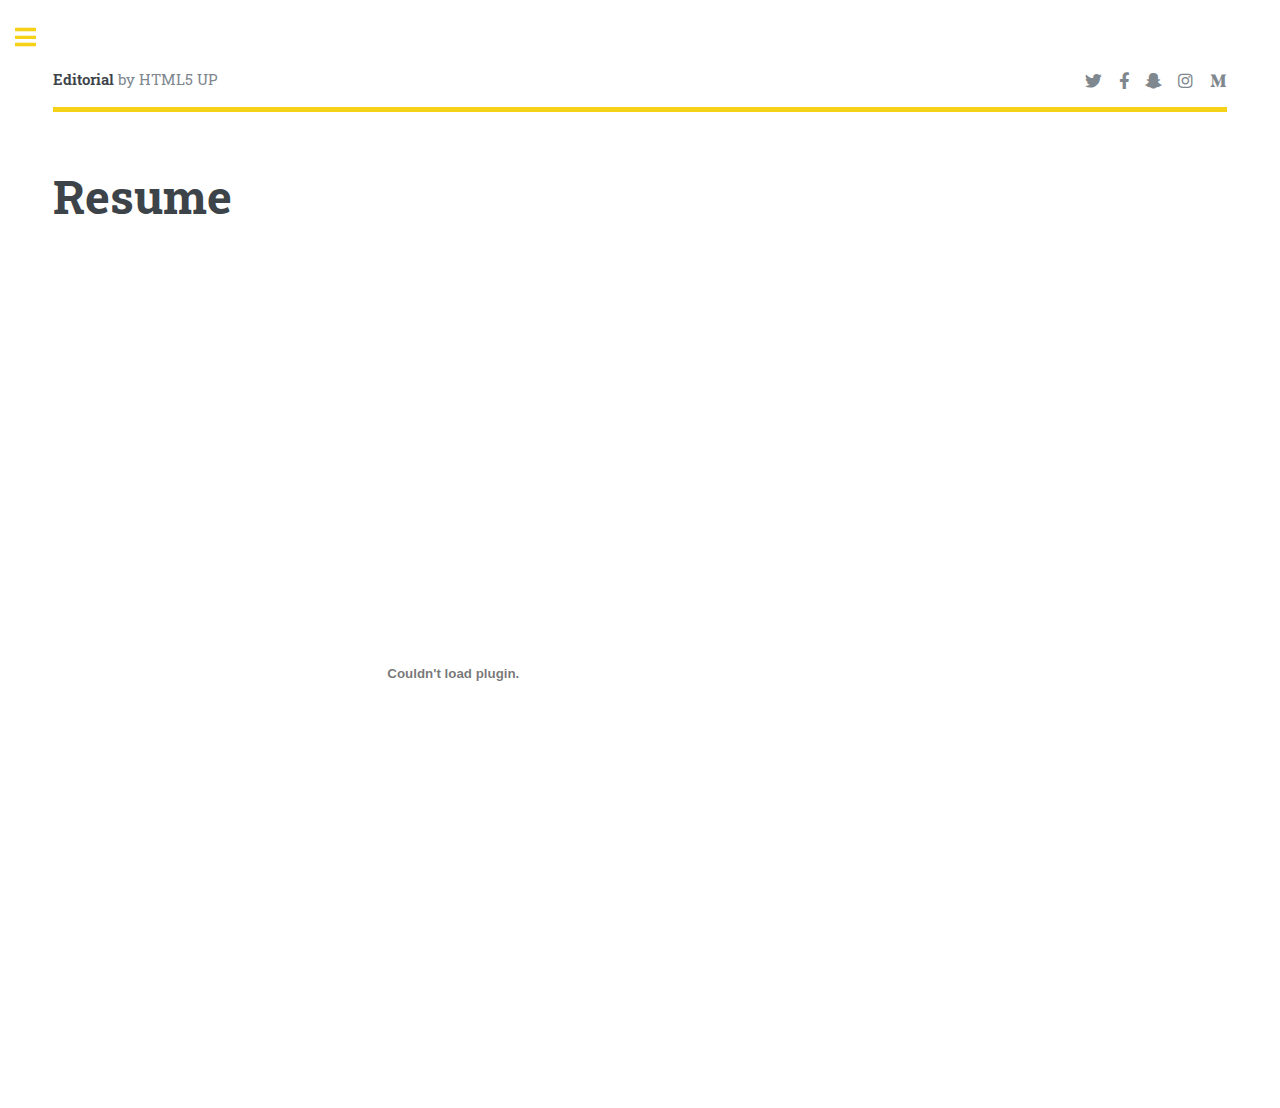
<file: resume.html>
<!DOCTYPE HTML>
<!--
	Editorial by HTML5 UP
	html5up.net | @ajlkn
	Free for personal and commercial use under the CCA 3.0 license (html5up.net/license)
-->
<html>
	<head>
		<title>Macy Stephens Resume</title>
		<meta charset="utf-8" />
		<meta name="viewport" content="width=device-width, initial-scale=1, user-scalable=no" />
		<link rel="stylesheet" href="assets/css/main.css" />
	</head>
	<body class="is-preload">

		<!-- Wrapper -->
			<div id="wrapper">

				<!-- Main -->
					<div id="main">
						<div class="inner">

							<!-- Header -->
								<header id="header">
									<a href="index.html" class="logo"><strong>Editorial</strong> by HTML5 UP</a>
									<ul class="icons">
										<li><a href="#" class="icon brands fa-twitter"><span class="label">Twitter</span></a></li>
										<li><a href="#" class="icon brands fa-facebook-f"><span class="label">Facebook</span></a></li>
										<li><a href="#" class="icon brands fa-snapchat-ghost"><span class="label">Snapchat</span></a></li>
										<li><a href="#" class="icon brands fa-instagram"><span class="label">Instagram</span></a></li>
										<li><a href="#" class="icon brands fa-medium-m"><span class="label">Medium</span></a></li>
									</ul>
								</header>

							<!-- Content -->
								<section>
									<header class="main">
										<h1>Resume</h1>
									</header>
                                    <embed
                                    class="pdf"
                                    src="MacyStephensResume.pdf"
                                    width="800"
                                    height="800"
                                    />
                                    <!-- <object>
                                        data="document.pdf"
                                        type="application/pdf"
                                        width="100%"
                                        height="100%"
                                        aria-labelledby="MacyStephensResume2024"
                                
                                    </object> -->
									<!-- <span class="image main"><img src="images/pic11.jpg" alt="" /></span> -->
<!-- 
									<p>Donec eget ex magna. Interdum et malesuada fames ac ante ipsum primis in faucibus. Pellentesque venenatis dolor imperdiet dolor mattis sagittis. Praesent rutrum sem diam, vitae egestas enim auctor sit amet. Pellentesque leo mauris, consectetur id ipsum sit amet, fergiat. Pellentesque in mi eu massa lacinia malesuada et a elit. Donec urna ex, lacinia in purus ac, pretium pulvinar mauris. Curabitur sapien risus, commodo eget turpis at, elementum convallis elit. Pellentesque enim turpis, hendrerit.</p>
									<p>Lorem ipsum dolor sit amet, consectetur adipiscing elit. Duis dapibus rutrum facilisis. Class aptent taciti sociosqu ad litora torquent per conubia nostra, per inceptos himenaeos. Etiam tristique libero eu nibh porttitor fermentum. Nullam venenatis erat id vehicula viverra. Nunc ultrices eros ut ultricies condimentum. Mauris risus lacus, blandit sit amet venenatis non, bibendum vitae dolor. Nunc lorem mauris, fringilla in aliquam at, euismod in lectus. Pellentesque habitant morbi tristique senectus et netus et malesuada fames ac turpis egestas. In non lorem sit amet elit placerat maximus. Pellentesque aliquam maximus risus, vel sed vehicula.</p>
									<p>Interdum et malesuada fames ac ante ipsum primis in faucibus. Pellentesque venenatis dolor imperdiet dolor mattis sagittis. Praesent rutrum sem diam, vitae egestas enim auctor sit amet. Pellentesque leo mauris, consectetur id ipsum sit amet, fersapien risus, commodo eget turpis at, elementum convallis elit. Pellentesque enim turpis, hendrerit tristique lorem ipsum dolor.</p>

									<hr class="major" />

									<h2>Interdum sed dapibus</h2>
									<p>Donec eget ex magna. Interdum et malesuada fames ac ante ipsum primis in faucibus. Pellentesque venenatis dolor imperdiet dolor mattis sagittis. Praesent rutrum sem diam, vitae egestas enim auctor sit amet. Pellentesque leo mauris, consectetur id ipsum sit amet, fergiat. Pellentesque in mi eu massa lacinia malesuada et a elit. Donec urna ex, lacinia in purus ac, pretium pulvinar mauris. Curabitur sapien risus, commodo eget turpis at, elementum convallis elit. Pellentesque enim turpis, hendrerit.</p>
									<p>Lorem ipsum dolor sit amet, consectetur adipiscing elit. Duis dapibus rutrum facilisis. Class aptent taciti sociosqu ad litora torquent per conubia nostra, per inceptos himenaeos. Etiam tristique libero eu nibh porttitor fermentum. Nullam venenatis erat id vehicula viverra. Nunc ultrices eros ut ultricies condimentum. Mauris risus lacus, blandit sit amet venenatis non, bibendum vitae dolor. Nunc lorem mauris, fringilla in aliquam at, euismod in lectus. Pellentesque habitant morbi tristique senectus et netus et malesuada fames ac turpis egestas. In non lorem sit amet elit placerat maximus. Pellentesque aliquam maximus risus, vel sed vehicula. Interdum et malesuada fames ac ante ipsum primis in faucibus. Pellentesque venenatis dolor imperdiet dolor mattis sagittis. Praesent rutrum sem diam, vitae egestas enim auctor sit amet. Pellentesque leo mauris, consectetur id ipsum sit amet, fersapien risus, commodo eget turpis at, elementum convallis elit. Pellentesque enim turpis, hendrerit tristique lorem ipsum dolor.</p>

									<hr class="major" />

									<h2>Magna etiam veroeros</h2>
									<p>Lorem ipsum dolor sit amet, consectetur adipiscing elit. Duis dapibus rutrum facilisis. Class aptent taciti sociosqu ad litora torquent per conubia nostra, per inceptos himenaeos. Etiam tristique libero eu nibh porttitor fermentum. Nullam venenatis erat id vehicula viverra. Nunc ultrices eros ut ultricies condimentum. Mauris risus lacus, blandit sit amet venenatis non, bibendum vitae dolor. Nunc lorem mauris, fringilla in aliquam at, euismod in lectus. Pellentesque habitant morbi tristique senectus et netus et malesuada fames ac turpis egestas. In non lorem sit amet elit placerat maximus. Pellentesque aliquam maximus risus, vel sed vehicula.</p>
									<p>Interdum et malesuada fames ac ante ipsum primis in faucibus. Pellentesque venenatis dolor imperdiet dolor mattis sagittis. Praesent rutrum sem diam, vitae egestas enim auctor sit amet. Pellentesque leo mauris, consectetur id ipsum sit amet, fersapien risus, commodo eget turpis at, elementum convallis elit. Pellentesque enim turpis, hendrerit tristique lorem ipsum dolor.</p>

									<hr class="major" />

									<h2>Lorem aliquam bibendum</h2>
									<p>Donec eget ex magna. Interdum et malesuada fames ac ante ipsum primis in faucibus. Pellentesque venenatis dolor imperdiet dolor mattis sagittis. Praesent rutrum sem diam, vitae egestas enim auctor sit amet. Pellentesque leo mauris, consectetur id ipsum sit amet, fergiat. Pellentesque in mi eu massa lacinia malesuada et a elit. Donec urna ex, lacinia in purus ac, pretium pulvinar mauris. Curabitur sapien risus, commodo eget turpis at, elementum convallis elit. Pellentesque enim turpis, hendrerit.</p>
									<p>Lorem ipsum dolor sit amet, consectetur adipiscing elit. Duis dapibus rutrum facilisis. Class aptent taciti sociosqu ad litora torquent per conubia nostra, per inceptos himenaeos. Etiam tristique libero eu nibh porttitor fermentum. Nullam venenatis erat id vehicula viverra. Nunc ultrices eros ut ultricies condimentum. Mauris risus lacus, blandit sit amet venenatis non, bibendum vitae dolor. Nunc lorem mauris, fringilla in aliquam at, euismod in lectus. Pellentesque habitant morbi tristique senectus et netus et malesuada fames ac turpis egestas. In non lorem sit amet elit placerat maximus. Pellentesque aliquam maximus risus, vel sed vehicula.</p> -->

								</section>

						</div>
					</div>

<!-- Sidebar -->
<div id="sidebar">
	<div class="inner">

		<!-- Search -->
			<section id="search" class="alt">
				<form method="post" action="#">
					<input type="text" name="query" id="query" placeholder="Search" />
				</form>
			</section>

		<!-- Menu -->
			<nav id="menu">
				<header class="major">
					<h2>Menu</h2>
				</header>
				<ul>
					<li><a href="index.html">Homepage</a></li>
					<li><a href="generic.html">About Me</a></li>
					<li><a href="resume.html">Resume</a></li>
					<li><a href="#">What's Next?</a></li>
				</ul>
			</nav>

		<!-- Section -->
			<section>
				<header class="major">
					<h2>Project Sihasin</h2>
				</header>
				<div class="mini-posts">
					<article>
						<a href="https://github.com/MacyStephens/Sihasin" class="image"><img src="images/pic07.jpg" alt="" /></a>
						<p>Github page link to Sihasin.</p>
					</article>
					<article>
						<a href="#" class="image"><img src="images/pic08.jpg" alt="" /></a>
						<p>Aenean ornare velit lacus, ac varius enim lorem ullamcorper dolore aliquam.</p>
					</article>
					<article>
						<a href="#" class="image"><img src="images/pic09.jpg" alt="" /></a>
						<p>Aenean ornare velit lacus, ac varius enim lorem ullamcorper dolore aliquam.</p>
					</article>
				</div>
				<ul class="actions">
					<li><a href="#" class="button">More</a></li>
				</ul>
			</section>

		<!-- Section -->
			<section>
				<header class="major">
					<h2>Get in touch</h2>
				</header>
				<p>Sed varius enim lorem ullamcorper dolore aliquam aenean ornare velit lacus, ac varius enim lorem ullamcorper dolore. Proin sed aliquam facilisis ante interdum. Sed nulla amet lorem feugiat tempus aliquam.</p>
				<ul class="contact">
					<li class="icon solid fa-envelope"><a href="#">information@untitled.tld</a></li>
					<li class="icon solid fa-phone">(000) 000-0000</li>
					<li class="icon solid fa-home">1234 Somewhere Road #8254<br />
					Nashville, TN 00000-0000</li>
				</ul>
			</section>

		<!-- Footer -->
			<footer id="footer">
				<p class="copyright">&copy; Untitled. All rights reserved. Demo Images: <a href="https://unsplash.com">Unsplash</a>. Design: <a href="https://html5up.net">HTML5 UP</a>.</p>
			</footer>

	</div>
</div>
			</div>

		<!-- Scripts -->
			<script src="assets/js/jquery.min.js"></script>
			<script src="assets/js/browser.min.js"></script>
			<script src="assets/js/breakpoints.min.js"></script>
			<script src="assets/js/util.js"></script>
			<script src="assets/js/main.js"></script>

	</body>
</html>
</file>
<file: assets/css/main.css>
@import url(fontawesome-all.min.css);
@import url("https://fonts.googleapis.com/css?family=Open+Sans:400,600,400italic,600italic|Roboto+Slab:400,700");
/*
	Editorial by HTML5 UP
	html5up.net | @ajlkn
	Free for personal and commercial use under the CCA 3.0 license (html5up.net/license)
*/
html, body, div, span, applet, object,
iframe, h1, h2, h3, h4, h5, h6, p, blockquote,
pre, a, abbr, acronym, address, big, cite,
code, del, dfn, em, img, ins, kbd, q, s, samp,
small, strike, strong, sub, sup, tt, var, b,
u, i, center, dl, dt, dd, ol, ul, li, fieldset,
form, label, legend, table, caption, tbody,
tfoot, thead, tr, th, td, article, aside,
canvas, details, embed, figure, figcaption,
footer, header, hgroup, menu, nav, output, ruby,
section, summary, time, mark, audio, video {
  margin: 0;
  padding: 0;
  border: 0;
  font-size: 100%;
  font: inherit;
  vertical-align: baseline; }

article, aside, details, figcaption, figure,
footer, header, hgroup, menu, nav, section {
  display: block; }

body {
  line-height: 1; }

ol, ul {
  list-style: none; }

blockquote, q {
  quotes: none; }
  blockquote:before, blockquote:after, q:before, q:after {
    content: '';
    content: none; }

table {
  border-collapse: collapse;
  border-spacing: 0; }

body {
  -webkit-text-size-adjust: none; }

mark {
  background-color: transparent;
  color: inherit; }

input::-moz-focus-inner {
  border: 0;
  padding: 0; }

input, select, textarea {
  -moz-appearance: none;
  -webkit-appearance: none;
  -ms-appearance: none;
  appearance: none; }

/* Basic */
@-ms-viewport {
  width: device-width; }

body {
  -ms-overflow-style: scrollbar; }

@media screen and (max-width: 480px) {
  html, body {
    min-width: 320px; } }

html {
  box-sizing: border-box; }

*, *:before, *:after {
  box-sizing: inherit; }

body {
  background: #ffffff; }
  body.is-preload *, body.is-preload *:before, body.is-preload *:after, body.is-resizing *, body.is-resizing *:before, body.is-resizing *:after {
    -moz-animation: none !important;
    -webkit-animation: none !important;
    -ms-animation: none !important;
    animation: none !important;
    -moz-transition: none !important;
    -webkit-transition: none !important;
    -ms-transition: none !important;
    transition: none !important; }

/* Type */
body, input, select, textarea {
  color: #7f888f;
  font-family: "Open Sans", sans-serif;
  font-size: 13pt;
  font-weight: 400;
  line-height: 1.65; }
  @media screen and (max-width: 1680px) {
    body, input, select, textarea {
      font-size: 11pt; } }
  @media screen and (max-width: 1280px) {
    body, input, select, textarea {
      font-size: 10pt; } }
  @media screen and (max-width: 360px) {
    body, input, select, textarea {
      font-size: 9pt; } }

a {
  -moz-transition: color 0.2s ease-in-out, border-bottom-color 0.2s ease-in-out;
  -webkit-transition: color 0.2s ease-in-out, border-bottom-color 0.2s ease-in-out;
  -ms-transition: color 0.2s ease-in-out, border-bottom-color 0.2s ease-in-out;
  transition: color 0.2s ease-in-out, border-bottom-color 0.2s ease-in-out;
  border-bottom: dotted 1px;
  color: #F5D217;
  text-decoration: none; }
  a:hover {
    border-bottom-color: #F5D217;
    color: #F5D217 !important; }
    a:hover strong {
      color: inherit; }

strong, b {
  color: #3d4449;
  font-weight: 600; }

em, i {
  font-style: italic; }

p {
  margin: 0 0 2em 0; }

h1, h2, h3, h4, h5, h6 {
  color: #3d4449;
  font-family: "Roboto Slab", serif;
  font-weight: 700;
  line-height: 1.5;
  margin: 0 0 1em 0; }
  h1 a, h2 a, h3 a, h4 a, h5 a, h6 a {
    color: inherit;
    text-decoration: none;
    border-bottom: 0; }

h1 {
  font-size: 4em;
  margin: 0 0 0.5em 0;
  line-height: 1.3; }

h2 {
  font-size: 1.75em; }

h3 {
  font-size: 1.25em; }

h4 {
  font-size: 1.1em; }

h5 {
  font-size: 0.9em; }

h6 {
  font-size: 0.7em; }

@media screen and (max-width: 1680px) {
  h1 {
    font-size: 3.5em; } }

@media screen and (max-width: 980px) {
  h1 {
    font-size: 3.25em; } }

@media screen and (max-width: 736px) {
  h1 {
    font-size: 2em;
    line-height: 1.4; }
  h2 {
    font-size: 1.5em; } }

sub {
  font-size: 0.8em;
  position: relative;
  top: 0.5em; }

sup {
  font-size: 0.8em;
  position: relative;
  top: -0.5em; }

blockquote {
  border-left: solid 3px rgba(210, 215, 217, 0.75);
  font-style: italic;
  margin: 0 0 2em 0;
  padding: 0.5em 0 0.5em 2em; }

code {
  background: rgba(230, 235, 237, 0.25);
  border-radius: 0.375em;
  border: solid 1px rgba(210, 215, 217, 0.75);
  font-family: "Courier New", monospace;
  font-size: 0.9em;
  margin: 0 0.25em;
  padding: 0.25em 0.65em; }

pre {
  -webkit-overflow-scrolling: touch;
  font-family: "Courier New", monospace;
  font-size: 0.9em;
  margin: 0 0 2em 0; }
  pre code {
    display: block;
    line-height: 1.75;
    padding: 1em 1.5em;
    overflow-x: auto; }

hr {
  border: 0;
  border-bottom: solid 1px rgba(210, 215, 217, 0.75);
  margin: 2em 0; }
  hr.major {
    margin: 3em 0; }

.align-left {
  text-align: left; }

.align-center {
  text-align: center; }

.align-right {
  text-align: right; }

/* Row */
.row {
  display: flex;
  flex-wrap: wrap;
  box-sizing: border-box;
  align-items: stretch; }
  .row > * {
    box-sizing: border-box; }
  .row.gtr-uniform > * > :last-child {
    margin-bottom: 0; }
  .row.aln-left {
    justify-content: flex-start; }
  .row.aln-center {
    justify-content: center; }
  .row.aln-right {
    justify-content: flex-end; }
  .row.aln-top {
    align-items: flex-start; }
  .row.aln-middle {
    align-items: center; }
  .row.aln-bottom {
    align-items: flex-end; }
  .row > .imp {
    order: -1; }
  .row > .col-1 {
    width: 8.33333%; }
  .row > .off-1 {
    margin-left: 8.33333%; }
  .row > .col-2 {
    width: 16.66667%; }
  .row > .off-2 {
    margin-left: 16.66667%; }
  .row > .col-3 {
    width: 25%; }
  .row > .off-3 {
    margin-left: 25%; }
  .row > .col-4 {
    width: 33.33333%; }
  .row > .off-4 {
    margin-left: 33.33333%; }
  .row > .col-5 {
    width: 41.66667%; }
  .row > .off-5 {
    margin-left: 41.66667%; }
  .row > .col-6 {
    width: 50%; }
  .row > .off-6 {
    margin-left: 50%; }
  .row > .col-7 {
    width: 58.33333%; }
  .row > .off-7 {
    margin-left: 58.33333%; }
  .row > .col-8 {
    width: 66.66667%; }
  .row > .off-8 {
    margin-left: 66.66667%; }
  .row > .col-9 {
    width: 75%; }
  .row > .off-9 {
    margin-left: 75%; }
  .row > .col-10 {
    width: 83.33333%; }
  .row > .off-10 {
    margin-left: 83.33333%; }
  .row > .col-11 {
    width: 91.66667%; }
  .row > .off-11 {
    margin-left: 91.66667%; }
  .row > .col-12 {
    width: 100%; }
  .row > .off-12 {
    margin-left: 100%; }
  .row.gtr-0 {
    margin-top: 0;
    margin-left: 0em; }
    .row.gtr-0 > * {
      padding: 0 0 0 0em; }
    .row.gtr-0.gtr-uniform {
      margin-top: 0em; }
      .row.gtr-0.gtr-uniform > * {
        padding-top: 0em; }
  .row.gtr-25 {
    margin-top: 0;
    margin-left: -0.375em; }
    .row.gtr-25 > * {
      padding: 0 0 0 0.375em; }
    .row.gtr-25.gtr-uniform {
      margin-top: -0.375em; }
      .row.gtr-25.gtr-uniform > * {
        padding-top: 0.375em; }
  .row.gtr-50 {
    margin-top: 0;
    margin-left: -0.75em; }
    .row.gtr-50 > * {
      padding: 0 0 0 0.75em; }
    .row.gtr-50.gtr-uniform {
      margin-top: -0.75em; }
      .row.gtr-50.gtr-uniform > * {
        padding-top: 0.75em; }
  .row {
    margin-top: 0;
    margin-left: -1.5em; }
    .row > * {
      padding: 0 0 0 1.5em; }
    .row.gtr-uniform {
      margin-top: -1.5em; }
      .row.gtr-uniform > * {
        padding-top: 1.5em; }
  .row.gtr-150 {
    margin-top: 0;
    margin-left: -2.25em; }
    .row.gtr-150 > * {
      padding: 0 0 0 2.25em; }
    .row.gtr-150.gtr-uniform {
      margin-top: -2.25em; }
      .row.gtr-150.gtr-uniform > * {
        padding-top: 2.25em; }
  .row.gtr-200 {
    margin-top: 0;
    margin-left: -3em; }
    .row.gtr-200 > * {
      padding: 0 0 0 3em; }
    .row.gtr-200.gtr-uniform {
      margin-top: -3em; }
      .row.gtr-200.gtr-uniform > * {
        padding-top: 3em; }
  @media screen and (max-width: 1680px) {
    .row {
      display: flex;
      flex-wrap: wrap;
      box-sizing: border-box;
      align-items: stretch; }
      .row > * {
        box-sizing: border-box; }
      .row.gtr-uniform > * > :last-child {
        margin-bottom: 0; }
      .row.aln-left {
        justify-content: flex-start; }
      .row.aln-center {
        justify-content: center; }
      .row.aln-right {
        justify-content: flex-end; }
      .row.aln-top {
        align-items: flex-start; }
      .row.aln-middle {
        align-items: center; }
      .row.aln-bottom {
        align-items: flex-end; }
      .row > .imp-xlarge {
        order: -1; }
      .row > .col-1-xlarge {
        width: 8.33333%; }
      .row > .off-1-xlarge {
        margin-left: 8.33333%; }
      .row > .col-2-xlarge {
        width: 16.66667%; }
      .row > .off-2-xlarge {
        margin-left: 16.66667%; }
      .row > .col-3-xlarge {
        width: 25%; }
      .row > .off-3-xlarge {
        margin-left: 25%; }
      .row > .col-4-xlarge {
        width: 33.33333%; }
      .row > .off-4-xlarge {
        margin-left: 33.33333%; }
      .row > .col-5-xlarge {
        width: 41.66667%; }
      .row > .off-5-xlarge {
        margin-left: 41.66667%; }
      .row > .col-6-xlarge {
        width: 50%; }
      .row > .off-6-xlarge {
        margin-left: 50%; }
      .row > .col-7-xlarge {
        width: 58.33333%; }
      .row > .off-7-xlarge {
        margin-left: 58.33333%; }
      .row > .col-8-xlarge {
        width: 66.66667%; }
      .row > .off-8-xlarge {
        margin-left: 66.66667%; }
      .row > .col-9-xlarge {
        width: 75%; }
      .row > .off-9-xlarge {
        margin-left: 75%; }
      .row > .col-10-xlarge {
        width: 83.33333%; }
      .row > .off-10-xlarge {
        margin-left: 83.33333%; }
      .row > .col-11-xlarge {
        width: 91.66667%; }
      .row > .off-11-xlarge {
        margin-left: 91.66667%; }
      .row > .col-12-xlarge {
        width: 100%; }
      .row > .off-12-xlarge {
        margin-left: 100%; }
      .row.gtr-0 {
        margin-top: 0;
        margin-left: 0em; }
        .row.gtr-0 > * {
          padding: 0 0 0 0em; }
        .row.gtr-0.gtr-uniform {
          margin-top: 0em; }
          .row.gtr-0.gtr-uniform > * {
            padding-top: 0em; }
      .row.gtr-25 {
        margin-top: 0;
        margin-left: -0.375em; }
        .row.gtr-25 > * {
          padding: 0 0 0 0.375em; }
        .row.gtr-25.gtr-uniform {
          margin-top: -0.375em; }
          .row.gtr-25.gtr-uniform > * {
            padding-top: 0.375em; }
      .row.gtr-50 {
        margin-top: 0;
        margin-left: -0.75em; }
        .row.gtr-50 > * {
          padding: 0 0 0 0.75em; }
        .row.gtr-50.gtr-uniform {
          margin-top: -0.75em; }
          .row.gtr-50.gtr-uniform > * {
            padding-top: 0.75em; }
      .row {
        margin-top: 0;
        margin-left: -1.5em; }
        .row > * {
          padding: 0 0 0 1.5em; }
        .row.gtr-uniform {
          margin-top: -1.5em; }
          .row.gtr-uniform > * {
            padding-top: 1.5em; }
      .row.gtr-150 {
        margin-top: 0;
        margin-left: -2.25em; }
        .row.gtr-150 > * {
          padding: 0 0 0 2.25em; }
        .row.gtr-150.gtr-uniform {
          margin-top: -2.25em; }
          .row.gtr-150.gtr-uniform > * {
            padding-top: 2.25em; }
      .row.gtr-200 {
        margin-top: 0;
        margin-left: -3em; }
        .row.gtr-200 > * {
          padding: 0 0 0 3em; }
        .row.gtr-200.gtr-uniform {
          margin-top: -3em; }
          .row.gtr-200.gtr-uniform > * {
            padding-top: 3em; } }
  @media screen and (max-width: 1280px) {
    .row {
      display: flex;
      flex-wrap: wrap;
      box-sizing: border-box;
      align-items: stretch; }
      .row > * {
        box-sizing: border-box; }
      .row.gtr-uniform > * > :last-child {
        margin-bottom: 0; }
      .row.aln-left {
        justify-content: flex-start; }
      .row.aln-center {
        justify-content: center; }
      .row.aln-right {
        justify-content: flex-end; }
      .row.aln-top {
        align-items: flex-start; }
      .row.aln-middle {
        align-items: center; }
      .row.aln-bottom {
        align-items: flex-end; }
      .row > .imp-large {
        order: -1; }
      .row > .col-1-large {
        width: 8.33333%; }
      .row > .off-1-large {
        margin-left: 8.33333%; }
      .row > .col-2-large {
        width: 16.66667%; }
      .row > .off-2-large {
        margin-left: 16.66667%; }
      .row > .col-3-large {
        width: 25%; }
      .row > .off-3-large {
        margin-left: 25%; }
      .row > .col-4-large {
        width: 33.33333%; }
      .row > .off-4-large {
        margin-left: 33.33333%; }
      .row > .col-5-large {
        width: 41.66667%; }
      .row > .off-5-large {
        margin-left: 41.66667%; }
      .row > .col-6-large {
        width: 50%; }
      .row > .off-6-large {
        margin-left: 50%; }
      .row > .col-7-large {
        width: 58.33333%; }
      .row > .off-7-large {
        margin-left: 58.33333%; }
      .row > .col-8-large {
        width: 66.66667%; }
      .row > .off-8-large {
        margin-left: 66.66667%; }
      .row > .col-9-large {
        width: 75%; }
      .row > .off-9-large {
        margin-left: 75%; }
      .row > .col-10-large {
        width: 83.33333%; }
      .row > .off-10-large {
        margin-left: 83.33333%; }
      .row > .col-11-large {
        width: 91.66667%; }
      .row > .off-11-large {
        margin-left: 91.66667%; }
      .row > .col-12-large {
        width: 100%; }
      .row > .off-12-large {
        margin-left: 100%; }
      .row.gtr-0 {
        margin-top: 0;
        margin-left: 0em; }
        .row.gtr-0 > * {
          padding: 0 0 0 0em; }
        .row.gtr-0.gtr-uniform {
          margin-top: 0em; }
          .row.gtr-0.gtr-uniform > * {
            padding-top: 0em; }
      .row.gtr-25 {
        margin-top: 0;
        margin-left: -0.375em; }
        .row.gtr-25 > * {
          padding: 0 0 0 0.375em; }
        .row.gtr-25.gtr-uniform {
          margin-top: -0.375em; }
          .row.gtr-25.gtr-uniform > * {
            padding-top: 0.375em; }
      .row.gtr-50 {
        margin-top: 0;
        margin-left: -0.75em; }
        .row.gtr-50 > * {
          padding: 0 0 0 0.75em; }
        .row.gtr-50.gtr-uniform {
          margin-top: -0.75em; }
          .row.gtr-50.gtr-uniform > * {
            padding-top: 0.75em; }
      .row {
        margin-top: 0;
        margin-left: -1.5em; }
        .row > * {
          padding: 0 0 0 1.5em; }
        .row.gtr-uniform {
          margin-top: -1.5em; }
          .row.gtr-uniform > * {
            padding-top: 1.5em; }
      .row.gtr-150 {
        margin-top: 0;
        margin-left: -2.25em; }
        .row.gtr-150 > * {
          padding: 0 0 0 2.25em; }
        .row.gtr-150.gtr-uniform {
          margin-top: -2.25em; }
          .row.gtr-150.gtr-uniform > * {
            padding-top: 2.25em; }
      .row.gtr-200 {
        margin-top: 0;
        margin-left: -3em; }
        .row.gtr-200 > * {
          padding: 0 0 0 3em; }
        .row.gtr-200.gtr-uniform {
          margin-top: -3em; }
          .row.gtr-200.gtr-uniform > * {
            padding-top: 3em; } }
  @media screen and (max-width: 980px) {
    .row {
      display: flex;
      flex-wrap: wrap;
      box-sizing: border-box;
      align-items: stretch; }
      .row > * {
        box-sizing: border-box; }
      .row.gtr-uniform > * > :last-child {
        margin-bottom: 0; }
      .row.aln-left {
        justify-content: flex-start; }
      .row.aln-center {
        justify-content: center; }
      .row.aln-right {
        justify-content: flex-end; }
      .row.aln-top {
        align-items: flex-start; }
      .row.aln-middle {
        align-items: center; }
      .row.aln-bottom {
        align-items: flex-end; }
      .row > .imp-medium {
        order: -1; }
      .row > .col-1-medium {
        width: 8.33333%; }
      .row > .off-1-medium {
        margin-left: 8.33333%; }
      .row > .col-2-medium {
        width: 16.66667%; }
      .row > .off-2-medium {
        margin-left: 16.66667%; }
      .row > .col-3-medium {
        width: 25%; }
      .row > .off-3-medium {
        margin-left: 25%; }
      .row > .col-4-medium {
        width: 33.33333%; }
      .row > .off-4-medium {
        margin-left: 33.33333%; }
      .row > .col-5-medium {
        width: 41.66667%; }
      .row > .off-5-medium {
        margin-left: 41.66667%; }
      .row > .col-6-medium {
        width: 50%; }
      .row > .off-6-medium {
        margin-left: 50%; }
      .row > .col-7-medium {
        width: 58.33333%; }
      .row > .off-7-medium {
        margin-left: 58.33333%; }
      .row > .col-8-medium {
        width: 66.66667%; }
      .row > .off-8-medium {
        margin-left: 66.66667%; }
      .row > .col-9-medium {
        width: 75%; }
      .row > .off-9-medium {
        margin-left: 75%; }
      .row > .col-10-medium {
        width: 83.33333%; }
      .row > .off-10-medium {
        margin-left: 83.33333%; }
      .row > .col-11-medium {
        width: 91.66667%; }
      .row > .off-11-medium {
        margin-left: 91.66667%; }
      .row > .col-12-medium {
        width: 100%; }
      .row > .off-12-medium {
        margin-left: 100%; }
      .row.gtr-0 {
        margin-top: 0;
        margin-left: 0em; }
        .row.gtr-0 > * {
          padding: 0 0 0 0em; }
        .row.gtr-0.gtr-uniform {
          margin-top: 0em; }
          .row.gtr-0.gtr-uniform > * {
            padding-top: 0em; }
      .row.gtr-25 {
        margin-top: 0;
        margin-left: -0.375em; }
        .row.gtr-25 > * {
          padding: 0 0 0 0.375em; }
        .row.gtr-25.gtr-uniform {
          margin-top: -0.375em; }
          .row.gtr-25.gtr-uniform > * {
            padding-top: 0.375em; }
      .row.gtr-50 {
        margin-top: 0;
        margin-left: -0.75em; }
        .row.gtr-50 > * {
          padding: 0 0 0 0.75em; }
        .row.gtr-50.gtr-uniform {
          margin-top: -0.75em; }
          .row.gtr-50.gtr-uniform > * {
            padding-top: 0.75em; }
      .row {
        margin-top: 0;
        margin-left: -1.5em; }
        .row > * {
          padding: 0 0 0 1.5em; }
        .row.gtr-uniform {
          margin-top: -1.5em; }
          .row.gtr-uniform > * {
            padding-top: 1.5em; }
      .row.gtr-150 {
        margin-top: 0;
        margin-left: -2.25em; }
        .row.gtr-150 > * {
          padding: 0 0 0 2.25em; }
        .row.gtr-150.gtr-uniform {
          margin-top: -2.25em; }
          .row.gtr-150.gtr-uniform > * {
            padding-top: 2.25em; }
      .row.gtr-200 {
        margin-top: 0;
        margin-left: -3em; }
        .row.gtr-200 > * {
          padding: 0 0 0 3em; }
        .row.gtr-200.gtr-uniform {
          margin-top: -3em; }
          .row.gtr-200.gtr-uniform > * {
            padding-top: 3em; } }
  @media screen and (max-width: 736px) {
    .row {
      display: flex;
      flex-wrap: wrap;
      box-sizing: border-box;
      align-items: stretch; }
      .row > * {
        box-sizing: border-box; }
      .row.gtr-uniform > * > :last-child {
        margin-bottom: 0; }
      .row.aln-left {
        justify-content: flex-start; }
      .row.aln-center {
        justify-content: center; }
      .row.aln-right {
        justify-content: flex-end; }
      .row.aln-top {
        align-items: flex-start; }
      .row.aln-middle {
        align-items: center; }
      .row.aln-bottom {
        align-items: flex-end; }
      .row > .imp-small {
        order: -1; }
      .row > .col-1-small {
        width: 8.33333%; }
      .row > .off-1-small {
        margin-left: 8.33333%; }
      .row > .col-2-small {
        width: 16.66667%; }
      .row > .off-2-small {
        margin-left: 16.66667%; }
      .row > .col-3-small {
        width: 25%; }
      .row > .off-3-small {
        margin-left: 25%; }
      .row > .col-4-small {
        width: 33.33333%; }
      .row > .off-4-small {
        margin-left: 33.33333%; }
      .row > .col-5-small {
        width: 41.66667%; }
      .row > .off-5-small {
        margin-left: 41.66667%; }
      .row > .col-6-small {
        width: 50%; }
      .row > .off-6-small {
        margin-left: 50%; }
      .row > .col-7-small {
        width: 58.33333%; }
      .row > .off-7-small {
        margin-left: 58.33333%; }
      .row > .col-8-small {
        width: 66.66667%; }
      .row > .off-8-small {
        margin-left: 66.66667%; }
      .row > .col-9-small {
        width: 75%; }
      .row > .off-9-small {
        margin-left: 75%; }
      .row > .col-10-small {
        width: 83.33333%; }
      .row > .off-10-small {
        margin-left: 83.33333%; }
      .row > .col-11-small {
        width: 91.66667%; }
      .row > .off-11-small {
        margin-left: 91.66667%; }
      .row > .col-12-small {
        width: 100%; }
      .row > .off-12-small {
        margin-left: 100%; }
      .row.gtr-0 {
        margin-top: 0;
        margin-left: 0em; }
        .row.gtr-0 > * {
          padding: 0 0 0 0em; }
        .row.gtr-0.gtr-uniform {
          margin-top: 0em; }
          .row.gtr-0.gtr-uniform > * {
            padding-top: 0em; }
      .row.gtr-25 {
        margin-top: 0;
        margin-left: -0.375em; }
        .row.gtr-25 > * {
          padding: 0 0 0 0.375em; }
        .row.gtr-25.gtr-uniform {
          margin-top: -0.375em; }
          .row.gtr-25.gtr-uniform > * {
            padding-top: 0.375em; }
      .row.gtr-50 {
        margin-top: 0;
        margin-left: -0.75em; }
        .row.gtr-50 > * {
          padding: 0 0 0 0.75em; }
        .row.gtr-50.gtr-uniform {
          margin-top: -0.75em; }
          .row.gtr-50.gtr-uniform > * {
            padding-top: 0.75em; }
      .row {
        margin-top: 0;
        margin-left: -1.5em; }
        .row > * {
          padding: 0 0 0 1.5em; }
        .row.gtr-uniform {
          margin-top: -1.5em; }
          .row.gtr-uniform > * {
            padding-top: 1.5em; }
      .row.gtr-150 {
        margin-top: 0;
        margin-left: -2.25em; }
        .row.gtr-150 > * {
          padding: 0 0 0 2.25em; }
        .row.gtr-150.gtr-uniform {
          margin-top: -2.25em; }
          .row.gtr-150.gtr-uniform > * {
            padding-top: 2.25em; }
      .row.gtr-200 {
        margin-top: 0;
        margin-left: -3em; }
        .row.gtr-200 > * {
          padding: 0 0 0 3em; }
        .row.gtr-200.gtr-uniform {
          margin-top: -3em; }
          .row.gtr-200.gtr-uniform > * {
            padding-top: 3em; } }
  @media screen and (max-width: 480px) {
    .row {
      display: flex;
      flex-wrap: wrap;
      box-sizing: border-box;
      align-items: stretch; }
      .row > * {
        box-sizing: border-box; }
      .row.gtr-uniform > * > :last-child {
        margin-bottom: 0; }
      .row.aln-left {
        justify-content: flex-start; }
      .row.aln-center {
        justify-content: center; }
      .row.aln-right {
        justify-content: flex-end; }
      .row.aln-top {
        align-items: flex-start; }
      .row.aln-middle {
        align-items: center; }
      .row.aln-bottom {
        align-items: flex-end; }
      .row > .imp-xsmall {
        order: -1; }
      .row > .col-1-xsmall {
        width: 8.33333%; }
      .row > .off-1-xsmall {
        margin-left: 8.33333%; }
      .row > .col-2-xsmall {
        width: 16.66667%; }
      .row > .off-2-xsmall {
        margin-left: 16.66667%; }
      .row > .col-3-xsmall {
        width: 25%; }
      .row > .off-3-xsmall {
        margin-left: 25%; }
      .row > .col-4-xsmall {
        width: 33.33333%; }
      .row > .off-4-xsmall {
        margin-left: 33.33333%; }
      .row > .col-5-xsmall {
        width: 41.66667%; }
      .row > .off-5-xsmall {
        margin-left: 41.66667%; }
      .row > .col-6-xsmall {
        width: 50%; }
      .row > .off-6-xsmall {
        margin-left: 50%; }
      .row > .col-7-xsmall {
        width: 58.33333%; }
      .row > .off-7-xsmall {
        margin-left: 58.33333%; }
      .row > .col-8-xsmall {
        width: 66.66667%; }
      .row > .off-8-xsmall {
        margin-left: 66.66667%; }
      .row > .col-9-xsmall {
        width: 75%; }
      .row > .off-9-xsmall {
        margin-left: 75%; }
      .row > .col-10-xsmall {
        width: 83.33333%; }
      .row > .off-10-xsmall {
        margin-left: 83.33333%; }
      .row > .col-11-xsmall {
        width: 91.66667%; }
      .row > .off-11-xsmall {
        margin-left: 91.66667%; }
      .row > .col-12-xsmall {
        width: 100%; }
      .row > .off-12-xsmall {
        margin-left: 100%; }
      .row.gtr-0 {
        margin-top: 0;
        margin-left: 0em; }
        .row.gtr-0 > * {
          padding: 0 0 0 0em; }
        .row.gtr-0.gtr-uniform {
          margin-top: 0em; }
          .row.gtr-0.gtr-uniform > * {
            padding-top: 0em; }
      .row.gtr-25 {
        margin-top: 0;
        margin-left: -0.375em; }
        .row.gtr-25 > * {
          padding: 0 0 0 0.375em; }
        .row.gtr-25.gtr-uniform {
          margin-top: -0.375em; }
          .row.gtr-25.gtr-uniform > * {
            padding-top: 0.375em; }
      .row.gtr-50 {
        margin-top: 0;
        margin-left: -0.75em; }
        .row.gtr-50 > * {
          padding: 0 0 0 0.75em; }
        .row.gtr-50.gtr-uniform {
          margin-top: -0.75em; }
          .row.gtr-50.gtr-uniform > * {
            padding-top: 0.75em; }
      .row {
        margin-top: 0;
        margin-left: -1.5em; }
        .row > * {
          padding: 0 0 0 1.5em; }
        .row.gtr-uniform {
          margin-top: -1.5em; }
          .row.gtr-uniform > * {
            padding-top: 1.5em; }
      .row.gtr-150 {
        margin-top: 0;
        margin-left: -2.25em; }
        .row.gtr-150 > * {
          padding: 0 0 0 2.25em; }
        .row.gtr-150.gtr-uniform {
          margin-top: -2.25em; }
          .row.gtr-150.gtr-uniform > * {
            padding-top: 2.25em; }
      .row.gtr-200 {
        margin-top: 0;
        margin-left: -3em; }
        .row.gtr-200 > * {
          padding: 0 0 0 3em; }
        .row.gtr-200.gtr-uniform {
          margin-top: -3em; }
          .row.gtr-200.gtr-uniform > * {
            padding-top: 3em; } }

/* Section/Article */
section.special, article.special {
  text-align: center; }

header p {
  font-family: "Roboto Slab", serif;
  font-size: 1em;
  font-weight: 400;
  letter-spacing: 0.075em;
  margin-top: -0.5em;
  text-transform: uppercase; }

header.major > :last-child {
  border-bottom: solid 3px #f5ba17;
  display: inline-block;
  margin: 0 0 2em 0;
  padding: 0 0.75em 0.5em 0; }

header.main > :last-child {
  margin: 0 0 1em 0; }

/* Form */
form {
  margin: 0 0 2em 0; }

label {
  color: #3d4449;
  display: block;
  font-size: 0.9em;
  font-weight: 600;
  margin: 0 0 1em 0; }

input[type="text"],
input[type="password"],
input[type="email"],
input[type="tel"],
input[type="search"],
input[type="url"],
select,
textarea {
  -moz-appearance: none;
  -webkit-appearance: none;
  -ms-appearance: none;
  appearance: none;
  background: #ffffff;
  border-radius: 0.375em;
  border: none;
  border: solid 1px rgba(210, 215, 217, 0.75);
  color: inherit;
  display: block;
  outline: 0;
  padding: 0 1em;
  text-decoration: none;
  width: 100%; }
  input[type="text"]:invalid,
  input[type="password"]:invalid,
  input[type="email"]:invalid,
  input[type="tel"]:invalid,
  input[type="search"]:invalid,
  input[type="url"]:invalid,
  select:invalid,
  textarea:invalid {
    box-shadow: none; }
  input[type="text"]:focus,
  input[type="password"]:focus,
  input[type="email"]:focus,
  input[type="tel"]:focus,
  input[type="search"]:focus,
  input[type="url"]:focus,
  select:focus,
  textarea:focus {
    border-color: #f5ba17;
    box-shadow: 0 0 0 1px #f5ba17; }

select {
  background-image: url("data:image/svg+xml;charset=utf8,%3Csvg xmlns='http://www.w3.org/2000/svg' width='40' height='40' preserveAspectRatio='none' viewBox='0 0 40 40'%3E%3Cpath d='M9.4,12.3l10.4,10.4l10.4-10.4c0.2-0.2,0.5-0.4,0.9-0.4c0.3,0,0.6,0.1,0.9,0.4l3.3,3.3c0.2,0.2,0.4,0.5,0.4,0.9 c0,0.4-0.1,0.6-0.4,0.9L20.7,31.9c-0.2,0.2-0.5,0.4-0.9,0.4c-0.3,0-0.6-0.1-0.9-0.4L4.3,17.3c-0.2-0.2-0.4-0.5-0.4-0.9 c0-0.4,0.1-0.6,0.4-0.9l3.3-3.3c0.2-0.2,0.5-0.4,0.9-0.4S9.1,12.1,9.4,12.3z' fill='rgba(210, 215, 217, 0.75)' /%3E%3C/svg%3E");
  background-size: 1.25em;
  background-repeat: no-repeat;
  background-position: calc(100% - 1em) center;
  height: 2.75em;
  padding-right: 2.75em;
  text-overflow: ellipsis; }
  select option {
    color: #3d4449;
    background: #ffffff; }
  select:focus::-ms-value {
    background-color: transparent; }
  select::-ms-expand {
    display: none; }

input[type="text"],
input[type="password"],
input[type="email"],
input[type="tel"],
input[type="search"],
input[type="url"],
select {
  height: 2.75em; }

textarea {
  padding: 0.75em 1em; }

input[type="checkbox"],
input[type="radio"] {
  -moz-appearance: none;
  -webkit-appearance: none;
  -ms-appearance: none;
  appearance: none;
  display: block;
  float: left;
  margin-right: -2em;
  opacity: 0;
  width: 1em;
  z-index: -1; }
  input[type="checkbox"] + label,
  input[type="radio"] + label {
    text-decoration: none;
    color: #7f888f;
    cursor: pointer;
    display: inline-block;
    font-size: 1em;
    font-weight: 400;
    padding-left: 2.4em;
    padding-right: 0.75em;
    position: relative; }
    input[type="checkbox"] + label:before,
    input[type="radio"] + label:before {
      -moz-osx-font-smoothing: grayscale;
      -webkit-font-smoothing: antialiased;
      display: inline-block;
      font-style: normal;
      font-variant: normal;
      text-rendering: auto;
      line-height: 1;
      text-transform: none !important;
      font-family: 'Font Awesome 5 Free';
      font-weight: 900; }
    input[type="checkbox"] + label:before,
    input[type="radio"] + label:before {
      background: #ffffff;
      border-radius: 0.375em;
      border: solid 1px rgba(210, 215, 217, 0.75);
      content: '';
      display: inline-block;
      font-size: 0.8em;
      height: 2.0625em;
      left: 0;
      line-height: 2.0625em;
      position: absolute;
      text-align: center;
      top: 0;
      width: 2.0625em; }
  input[type="checkbox"]:checked + label:before,
  input[type="radio"]:checked + label:before {
    background: #3d4449;
    border-color: #3d4449;
    color: #ffffff;
    content: '\f00c'; }
  input[type="checkbox"]:focus + label:before,
  input[type="radio"]:focus + label:before {
    border-color: #f5ba17;
    box-shadow: 0 0 0 1px #f5ba17; }

input[type="checkbox"] + label:before {
  border-radius: 0.375em; }

input[type="radio"] + label:before {
  border-radius: 100%; }

::-webkit-input-placeholder {
  color: #9fa3a6 !important;
  opacity: 1.0; }

:-moz-placeholder {
  color: #9fa3a6 !important;
  opacity: 1.0; }

::-moz-placeholder {
  color: #9fa3a6 !important;
  opacity: 1.0; }

:-ms-input-placeholder {
  color: #9fa3a6 !important;
  opacity: 1.0; }

/* Box */
.box {
  border-radius: 0.375em;
  border: solid 1px rgba(210, 215, 217, 0.75);
  margin-bottom: 2em;
  padding: 1.5em; }
  .box > :last-child,
  .box > :last-child > :last-child,
  .box > :last-child > :last-child > :last-child {
    margin-bottom: 0; }
  .box.alt {
    border: 0;
    border-radius: 0;
    padding: 0; }

/* Icon */
.icon {
  text-decoration: none;
  border-bottom: none;
  position: relative; }
  .icon:before {
    -moz-osx-font-smoothing: grayscale;
    -webkit-font-smoothing: antialiased;
    display: inline-block;
    font-style: normal;
    font-variant: normal;
    text-rendering: auto;
    line-height: 1;
    text-transform: none !important;
    font-family: 'Font Awesome 5 Free';
    font-weight: 400; }
  .icon > .label {
    display: none; }
  .icon:before {
    line-height: inherit; }
  .icon.solid:before {
    font-weight: 900; }
  .icon.brands:before {
    font-family: 'Font Awesome 5 Brands'; }

/* Image */
.image {
  border-radius: 0.375em;
  border: 0;
  display: inline-block;
  position: relative; }
  .image img {
    border-radius: 0.375em;
    display: block; }
  .image.left, .image.right {
    max-width: 40%; }
    .image.left img, .image.right img {
      width: 100%; }
  .image.left {
    float: left;
    padding: 0 1.5em 1em 0;
    top: 0.25em; }
  .image.right {
    float: right;
    padding: 0 0 1em 1.5em;
    top: 0.25em; }
  .image.fit {
    display: block;
    margin: 0 0 2em 0;
    width: 100%; }
    .image.fit img {
      width: 100%; }
  .image.main {
    display: block;
    margin: 0 0 3em 0;
    width: 100%; }
    .image.main img {
      width: 100%; }

a.image {
  overflow: hidden; }
  a.image img {
    -moz-transition: -moz-transform 0.2s ease;
    -webkit-transition: -webkit-transform 0.2s ease;
    -ms-transition: -ms-transform 0.2s ease;
    transition: transform 0.2s ease; }
  a.image:hover img {
    -moz-transform: scale(1.075);
    -webkit-transform: scale(1.075);
    -ms-transform: scale(1.075);
    transform: scale(1.075); }

/* List */
ol {
  list-style: decimal;
  margin: 0 0 2em 0;
  padding-left: 1.25em; }
  ol li {
    padding-left: 0.25em; }

ul {
  list-style: disc;
  margin: 0 0 2em 0;
  padding-left: 1em; }
  ul li {
    padding-left: 0.5em; }
  ul.alt {
    list-style: none;
    padding-left: 0; }
    ul.alt li {
      border-top: solid 1px rgba(210, 215, 217, 0.75);
      padding: 0.5em 0; }
      ul.alt li:first-child {
        border-top: 0;
        padding-top: 0; }

dl {
  margin: 0 0 2em 0; }
  dl dt {
    display: block;
    font-weight: 600;
    margin: 0 0 1em 0; }
  dl dd {
    margin-left: 2em; }

/* Actions */
ul.actions {
  display: -moz-flex;
  display: -webkit-flex;
  display: -ms-flex;
  display: flex;
  cursor: default;
  list-style: none;
  margin-left: -1em;
  padding-left: 0; }
  ul.actions li {
    padding: 0 0 0 1em;
    vertical-align: middle; }
  ul.actions.special {
    -moz-justify-content: center;
    -webkit-justify-content: center;
    -ms-justify-content: center;
    justify-content: center;
    width: 100%;
    margin-left: 0; }
    ul.actions.special li:first-child {
      padding-left: 0; }
  ul.actions.stacked {
    -moz-flex-direction: column;
    -webkit-flex-direction: column;
    -ms-flex-direction: column;
    flex-direction: column;
    margin-left: 0; }
    ul.actions.stacked li {
      padding: 1.3em 0 0 0; }
      ul.actions.stacked li:first-child {
        padding-top: 0; }
  ul.actions.fit {
    width: calc(100% + 1em); }
    ul.actions.fit li {
      -moz-flex-grow: 1;
      -webkit-flex-grow: 1;
      -ms-flex-grow: 1;
      flex-grow: 1;
      -moz-flex-shrink: 1;
      -webkit-flex-shrink: 1;
      -ms-flex-shrink: 1;
      flex-shrink: 1;
      width: 100%; }
      ul.actions.fit li > * {
        width: 100%; }
    ul.actions.fit.stacked {
      width: 100%; }

/* Icons */
ul.icons {
  cursor: default;
  list-style: none;
  padding-left: 0; }
  ul.icons li {
    display: inline-block;
    padding: 0 1em 0 0; }
    ul.icons li:last-child {
      padding-right: 0; }
    ul.icons li .icon {
      color: inherit; }
      ul.icons li .icon:before {
        font-size: 1.25em; }

/* Contact */
ul.contact {
  list-style: none;
  padding: 0; }
  ul.contact li {
    text-decoration: none;
    border-top: solid 1px rgba(210, 215, 217, 0.75);
    margin: 1.5em 0 0 0;
    padding: 1.5em 0 0 3em;
    position: relative; }
    ul.contact li:before {
      -moz-osx-font-smoothing: grayscale;
      -webkit-font-smoothing: antialiased;
      display: inline-block;
      font-style: normal;
      font-variant: normal;
      text-rendering: auto;
      line-height: 1;
      text-transform: none !important;
      font-family: 'Font Awesome 5 Free';
      font-weight: 400; }
    ul.contact li:before {
      color: #f5ba17;
      display: inline-block;
      font-size: 1.5em;
      height: 1.125em;
      left: 0;
      line-height: 1.125em;
      position: absolute;
      text-align: center;
      top: 1em;
      width: 1.5em; }
    ul.contact li:first-child {
      border-top: 0;
      margin-top: 0;
      padding-top: 0; }
      ul.contact li:first-child:before {
        top: 0; }
    ul.contact li a {
      color: inherit; }

/* Pagination */
ul.pagination {
  cursor: default;
  list-style: none;
  padding-left: 0; }
  ul.pagination li {
    display: inline-block;
    padding-left: 0;
    vertical-align: middle; }
    ul.pagination li > .page {
      -moz-transition: background-color 0.2s ease-in-out, color 0.2s ease-in-out;
      -webkit-transition: background-color 0.2s ease-in-out, color 0.2s ease-in-out;
      -ms-transition: background-color 0.2s ease-in-out, color 0.2s ease-in-out;
      transition: background-color 0.2s ease-in-out, color 0.2s ease-in-out;
      border-bottom: 0;
      border-radius: 0.375em;
      display: inline-block;
      font-size: 0.8em;
      font-weight: 600;
      height: 2em;
      line-height: 2em;
      margin: 0 0.125em;
      min-width: 2em;
      padding: 0 0.5em;
      text-align: center; }
      ul.pagination li > .page.active {
        background-color: #f5ba17;
        color: #ffffff !important; }
        ul.pagination li > .page.active:hover {
          background-color: #f5ba17; }
        ul.pagination li > .page.active:active {
          background-color: #f5ba17; }
    ul.pagination li:first-child {
      padding-right: 0.75em; }
    ul.pagination li:last-child {
      padding-left: 0.75em; }
  @media screen and (max-width: 480px) {
    ul.pagination li:nth-child(n+2):nth-last-child(n+2) {
      display: none; }
    ul.pagination li:first-child {
      padding-right: 0; } }

/* Table */
.table-wrapper {
  -webkit-overflow-scrolling: touch;
  overflow-x: auto; }

table {
  margin: 0 0 2em 0;
  width: 100%; }
  table tbody tr {
    border: solid 1px rgba(210, 215, 217, 0.75);
    border-left: 0;
    border-right: 0; }
    table tbody tr:nth-child(2n + 1) {
      background-color: rgba(230, 235, 237, 0.25); }
  table td {
    padding: 0.75em 0.75em; }
  table th {
    color: #3d4449;
    font-size: 0.9em;
    font-weight: 600;
    padding: 0 0.75em 0.75em 0.75em;
    text-align: left; }
  table thead {
    border-bottom: solid 2px rgba(210, 215, 217, 0.75); }
  table tfoot {
    border-top: solid 2px rgba(210, 215, 217, 0.75); }
  table.alt {
    border-collapse: separate; }
    table.alt tbody tr td {
      border: solid 1px rgba(210, 215, 217, 0.75);
      border-left-width: 0;
      border-top-width: 0; }
      table.alt tbody tr td:first-child {
        border-left-width: 1px; }
    table.alt tbody tr:first-child td {
      border-top-width: 1px; }
    table.alt thead {
      border-bottom: 0; }
    table.alt tfoot {
      border-top: 0; }

/* Button */
input[type="submit"],
input[type="reset"],
input[type="button"],
button,
.button {
  -moz-appearance: none;
  -webkit-appearance: none;
  -ms-appearance: none;
  appearance: none;
  -moz-transition: background-color 0.2s ease-in-out, color 0.2s ease-in-out;
  -webkit-transition: background-color 0.2s ease-in-out, color 0.2s ease-in-out;
  -ms-transition: background-color 0.2s ease-in-out, color 0.2s ease-in-out;
  transition: background-color 0.2s ease-in-out, color 0.2s ease-in-out;
  background-color: transparent;
  border-radius: 0.375em;
  border: 0;
  box-shadow: inset 0 0 0 2px #F5D217;
  color: #F5D217 !important;
  cursor: pointer;
  display: inline-block;
  font-family: "Roboto Slab", serif;
  font-size: 0.8em;
  font-weight: 700;
  height: 3.5em;
  letter-spacing: 0.075em;
  line-height: 3.5em;
  padding: 0 2.25em;
  text-align: center;
  text-decoration: none;
  text-transform: uppercase;
  white-space: nowrap; }
  input[type="submit"]:hover,
  input[type="reset"]:hover,
  input[type="button"]:hover,
  button:hover,
  .button:hover {
    background-color: rgba(245, 106, 106, 0.05); }
  input[type="submit"]:active,
  input[type="reset"]:active,
  input[type="button"]:active,
  button:active,
  .button:active {
    background-color: rgba(245, 106, 106, 0.15); }
  input[type="submit"].icon:before,
  input[type="reset"].icon:before,
  input[type="button"].icon:before,
  button.icon:before,
  .button.icon:before {
    margin-right: 0.5em; }
  input[type="submit"].fit,
  input[type="reset"].fit,
  input[type="button"].fit,
  button.fit,
  .button.fit {
    width: 100%; }
  input[type="submit"].small,
  input[type="reset"].small,
  input[type="button"].small,
  button.small,
  .button.small {
    font-size: 0.6em; }
  input[type="submit"].large,
  input[type="reset"].large,
  input[type="button"].large,
  button.large,
  .button.large {
    font-size: 1em;
    height: 3.65em;
    line-height: 3.65em; }
  input[type="submit"].primary,
  input[type="reset"].primary,
  input[type="button"].primary,
  button.primary,
  .button.primary {
    background-color: #F5D217;
    box-shadow: none;
    color: #ffffff !important; }
    input[type="submit"].primary:hover,
    input[type="reset"].primary:hover,
    input[type="button"].primary:hover,
    button.primary:hover,
    .button.primary:hover {
      background-color: #F5D217; }
    input[type="submit"].primary:active,
    input[type="reset"].primary:active,
    input[type="button"].primary:active,
    button.primary:active,
    .button.primary:active {
      background-color: #F5D217; }
  input[type="submit"].disabled, input[type="submit"]:disabled,
  input[type="reset"].disabled,
  input[type="reset"]:disabled,
  input[type="button"].disabled,
  input[type="button"]:disabled,
  button.disabled,
  button:disabled,
  .button.disabled,
  .button:disabled {
    pointer-events: none;
    opacity: 0.25; }

/* Mini Posts */
.mini-posts article {
  border-top: solid 1px rgba(210, 215, 217, 0.75);
  margin-top: 2em;
  padding-top: 2em; }
  .mini-posts article .image {
    display: block;
    margin: 0 0 1.5em 0; }
    .mini-posts article .image img {
      display: block;
      width: 100%; }
  .mini-posts article:first-child {
    border-top: 0;
    margin-top: 0;
    padding-top: 0; }

/* Features */
.features {
  display: -moz-flex;
  display: -webkit-flex;
  display: -ms-flex;
  display: flex;
  -moz-flex-wrap: wrap;
  -webkit-flex-wrap: wrap;
  -ms-flex-wrap: wrap;
  flex-wrap: wrap;
  margin: 0 0 2em -3em;
  width: calc(100% + 3em); }
  .features article {
    -moz-align-items: center;
    -webkit-align-items: center;
    -ms-align-items: center;
    align-items: center;
    display: -moz-flex;
    display: -webkit-flex;
    display: -ms-flex;
    display: flex;
    margin: 0 0 3em 3em;
    position: relative;
    width: calc(50% - 3em); }
    .features article:nth-child(2n - 1) {
      margin-right: 1.5em; }
    .features article:nth-child(2n) {
      margin-left: 1.5em; }
    .features article:nth-last-child(1), .features article:nth-last-child(2) {
      margin-bottom: 0; }
    .features article .icon {
      -moz-flex-grow: 0;
      -webkit-flex-grow: 0;
      -ms-flex-grow: 0;
      flex-grow: 0;
      -moz-flex-shrink: 0;
      -webkit-flex-shrink: 0;
      -ms-flex-shrink: 0;
      flex-shrink: 0;
      display: block;
      height: 10em;
      line-height: 10em;
      margin: 0 2em 0 0;
      text-align: center;
      width: 10em; }
      .features article .icon:before {
        color: #F5D217;
        font-size: 2.75rem;
        position: relative;
        top: 0.05em; }
      .features article .icon:after {
        -moz-transform: rotate(45deg);
        -webkit-transform: rotate(45deg);
        -ms-transform: rotate(45deg);
        transform: rotate(45deg);
        border-radius: 0.25rem;
        border: solid 2px rgba(210, 215, 217, 0.75);
        content: '';
        display: block;
        height: 7em;
        left: 50%;
        margin: -3.5em 0 0 -3.5em;
        position: absolute;
        top: 50%;
        width: 7em; }
    .features article .content {
      -moz-flex-grow: 1;
      -webkit-flex-grow: 1;
      -ms-flex-grow: 1;
      flex-grow: 1;
      -moz-flex-shrink: 1;
      -webkit-flex-shrink: 1;
      -ms-flex-shrink: 1;
      flex-shrink: 1;
      width: 100%; }
      .features article .content > :last-child {
        margin-bottom: 0; }
  @media screen and (max-width: 980px) {
    .features {
      margin: 0 0 2em 0;
      width: 100%; }
      .features article {
        margin: 0 0 3em 0;
        width: 100%; }
        .features article:nth-child(2n - 1) {
          margin-right: 0; }
        .features article:nth-child(2n) {
          margin-left: 0; }
        .features article:nth-last-child(1), .features article:nth-last-child(2) {
          margin-bottom: 3em; }
        .features article:last-child {
          margin-bottom: 0; }
        .features article .icon {
          height: 8em;
          line-height: 8em;
          width: 8em; }
          .features article .icon:before {
            font-size: 2.25rem; }
          .features article .icon:after {
            height: 6em;
            margin: -3em 0 0 -3em;
            width: 6em; } }
  @media screen and (max-width: 480px) {
    .features article {
      -moz-flex-direction: column;
      -webkit-flex-direction: column;
      -ms-flex-direction: column;
      flex-direction: column;
      -moz-align-items: -moz-flex-start;
      -webkit-align-items: -webkit-flex-start;
      -ms-align-items: -ms-flex-start;
      align-items: flex-start; }
      .features article .icon {
        height: 6em;
        line-height: 6em;
        margin: 0 0 1.5em 0;
        width: 6em; }
        .features article .icon:before {
          font-size: 1.5rem; }
        .features article .icon:after {
          height: 4em;
          margin: -2em 0 0 -2em;
          width: 4em; } }
  @media screen and (max-width: 480px) {
    .features article .icon:before {
      font-size: 1.25rem; } }

/* Posts */
.posts {
  display: -moz-flex;
  display: -webkit-flex;
  display: -ms-flex;
  display: flex;
  -moz-flex-wrap: wrap;
  -webkit-flex-wrap: wrap;
  -ms-flex-wrap: wrap;
  flex-wrap: wrap;
  margin: 0 0 2em -6em;
  width: calc(100% + 6em); }
  .posts article {
    -moz-flex-grow: 0;
    -webkit-flex-grow: 0;
    -ms-flex-grow: 0;
    flex-grow: 0;
    -moz-flex-shrink: 1;
    -webkit-flex-shrink: 1;
    -ms-flex-shrink: 1;
    flex-shrink: 1;
    margin: 0 0 6em 6em;
    position: relative;
    width: calc(33.33333% - 6em); }
    .posts article:before {
      background: rgba(210, 215, 217, 0.75);
      content: '';
      display: block;
      height: calc(100% + 6em);
      left: -3em;
      position: absolute;
      top: 0;
      width: 1px; }
    .posts article:after {
      background: rgba(210, 215, 217, 0.75);
      bottom: -3em;
      content: '';
      display: block;
      height: 1px;
      position: absolute;
      right: 0;
      width: calc(100% + 6em); }
    .posts article > :last-child {
      margin-bottom: 0; }
    .posts article .image {
      display: block;
      margin: 0 0 2em 0; }
      .posts article .image img {
        display: block;
        width: 100%; }
  @media screen and (min-width: 1681px) {
    .posts article:nth-child(3n + 1):before {
      display: none; }
    .posts article:nth-child(3n + 1):after {
      width: 100%; }
    .posts article:nth-last-child(1), .posts article:nth-last-child(2), .posts article:nth-last-child(3) {
      margin-bottom: 0; }
      .posts article:nth-last-child(1):before, .posts article:nth-last-child(2):before, .posts article:nth-last-child(3):before {
        height: 100%; }
      .posts article:nth-last-child(1):after, .posts article:nth-last-child(2):after, .posts article:nth-last-child(3):after {
        display: none; } }
  @media screen and (max-width: 1680px) {
    .posts article {
      width: calc(50% - 6em); }
      .posts article:nth-last-child(3) {
        margin-bottom: 6em; } }
  @media screen and (min-width: 481px) and (max-width: 1680px) {
    .posts article:nth-child(2n + 1):before {
      display: none; }
    .posts article:nth-child(2n + 1):after {
      width: 100%; }
    .posts article:nth-last-child(1), .posts article:nth-last-child(2) {
      margin-bottom: 0; }
      .posts article:nth-last-child(1):before, .posts article:nth-last-child(2):before {
        height: 100%; }
      .posts article:nth-last-child(1):after, .posts article:nth-last-child(2):after {
        display: none; } }
  @media screen and (max-width: 736px) {
    .posts {
      margin: 0 0 2em -4.5em;
      width: calc(100% + 4.5em); }
      .posts article {
        margin: 0 0 4.5em 4.5em;
        width: calc(50% - 4.5em); }
        .posts article:before {
          height: calc(100% + 4.5em);
          left: -2.25em; }
        .posts article:after {
          bottom: -2.25em;
          width: calc(100% + 4.5em); }
        .posts article:nth-last-child(3) {
          margin-bottom: 4.5em; } }
  @media screen and (max-width: 480px) {
    .posts {
      margin: 0 0 2em 0;
      width: 100%; }
      .posts article {
        margin: 0 0 4.5em 0;
        width: 100%; }
        .posts article:before {
          display: none; }
        .posts article:after {
          width: 100%; }
        .posts article:last-child {
          margin-bottom: 0; }
          .posts article:last-child:after {
            display: none; } }

/* Wrapper */
#wrapper {
  display: -moz-flex;
  display: -webkit-flex;
  display: -ms-flex;
  display: flex;
  -moz-flex-direction: row-reverse;
  -webkit-flex-direction: row-reverse;
  -ms-flex-direction: row-reverse;
  flex-direction: row-reverse;
  min-height: 100vh; }

/* Main */
#main {
  -moz-flex-grow: 1;
  -webkit-flex-grow: 1;
  -ms-flex-grow: 1;
  flex-grow: 1;
  -moz-flex-shrink: 1;
  -webkit-flex-shrink: 1;
  -ms-flex-shrink: 1;
  flex-shrink: 1;
  width: 100%; }
  #main > .inner {
    padding: 0 6em 0.1em 6em ;
    margin: 0 auto;
    max-width: 110em; }
    #main > .inner > section {
      padding: 6em 0 4em 0 ;
      border-top: solid 2px rgba(210, 215, 217, 0.75); }
      #main > .inner > section:first-of-type {
        border-top: 0 !important; }
  @media screen and (max-width: 1680px) {
    #main > .inner {
      padding: 0 5em 0.1em 5em ; }
      #main > .inner > section {
        padding: 5em 0 3em 0 ; } }
  @media screen and (max-width: 1280px) {
    #main > .inner {
      padding: 0 4em 0.1em 4em ; }
      #main > .inner > section {
        padding: 4em 0 2em 0 ; } }
  @media screen and (max-width: 736px) {
    #main > .inner {
      padding: 0 2em 0.1em 2em ; }
      #main > .inner > section {
        padding: 3em 0 1em 0 ; } }

/* Sidebar */
#search form {
  text-decoration: none;
  position: relative; }
  #search form:before {
    -moz-osx-font-smoothing: grayscale;
    -webkit-font-smoothing: antialiased;
    display: inline-block;
    font-style: normal;
    font-variant: normal;
    text-rendering: auto;
    line-height: 1;
    text-transform: none !important;
    font-family: 'Font Awesome 5 Free';
    font-weight: 900; }
  #search form:before {
    -moz-transform: scaleX(-1);
    -webkit-transform: scaleX(-1);
    -ms-transform: scaleX(-1);
    transform: scaleX(-1);
    color: #7f888f;
    content: '\f002';
    cursor: default;
    display: block;
    font-size: 1.5em;
    height: 2em;
    line-height: 2em;
    opacity: 0.325;
    position: absolute;
    right: 0;
    text-align: center;
    top: 0;
    width: 2em; }
  #search form input[type="text"] {
    padding-right: 2.75em; }

#sidebar {
  -moz-flex-grow: 0;
  -webkit-flex-grow: 0;
  -ms-flex-grow: 0;
  flex-grow: 0;
  -moz-flex-shrink: 0;
  -webkit-flex-shrink: 0;
  -ms-flex-shrink: 0;
  flex-shrink: 0;
  -moz-transition: margin-left 0.5s ease, box-shadow 0.5s ease;
  -webkit-transition: margin-left 0.5s ease, box-shadow 0.5s ease;
  -ms-transition: margin-left 0.5s ease, box-shadow 0.5s ease;
  transition: margin-left 0.5s ease, box-shadow 0.5s ease;
  background-color: #f5f6f7;
  font-size: 0.9em;
  position: relative;
  width: 26em; }
  #sidebar h2 {
    font-size: 1.38889em; }
  #sidebar > .inner {
    padding: 2.22222em 2.22222em 2.44444em 2.22222em ;
    position: relative;
    width: 26em; }
    #sidebar > .inner > * {
      border-bottom: solid 2px rgba(210, 215, 217, 0.75);
      margin: 0 0 3.5em 0;
      padding: 0 0 3.5em 0; }
      #sidebar > .inner > * > :last-child {
        margin-bottom: 0; }
      #sidebar > .inner > *:last-child {
        border-bottom: 0;
        margin-bottom: 0;
        padding-bottom: 0; }
    #sidebar > .inner > .alt {
      background-color: #eff1f2;
      border-bottom: 0;
      margin: -2.22222em 0 4.44444em -2.22222em;
      padding: 2.22222em;
      width: calc(100% + 4.44444em); }
  #sidebar .toggle {
    text-decoration: none;
    -moz-transition: left 0.5s ease;
    -webkit-transition: left 0.5s ease;
    -ms-transition: left 0.5s ease;
    transition: left 0.5s ease;
    -webkit-tap-highlight-color: rgba(255, 255, 255, 0);
    border: 0;
    display: block;
    height: 7.5em;
    left: 26em;
    line-height: 7.5em;
    outline: 0;
    overflow: hidden;
    position: absolute;
    text-align: center;
    text-indent: -15em;
    white-space: nowrap;
    top: 0;
    width: 6em;
    z-index: 10000; }
    #sidebar .toggle:before {
      -moz-osx-font-smoothing: grayscale;
      -webkit-font-smoothing: antialiased;
      display: inline-block;
      font-style: normal;
      font-variant: normal;
      text-rendering: auto;
      line-height: 1;
      text-transform: none !important;
      font-family: 'Font Awesome 5 Free';
      font-weight: 900; }
    #sidebar .toggle:before {
      content: '\f0c9';
      font-size: 2rem;
      height: inherit;
      left: 0;
      line-height: inherit;
      position: absolute;
      text-indent: 0;
      top: 0;
      width: inherit; }
  #sidebar.inactive {
    margin-left: -26em; }
  @media screen and (max-width: 1680px) {
    #sidebar {
      width: 24em; }
      #sidebar > .inner {
        padding: 1.66667em 1.66667em 1.33333em 1.66667em ;
        width: 24em; }
        #sidebar > .inner > .alt {
          margin: -1.66667em 0 3.33333em -1.66667em;
          padding: 1.66667em;
          width: calc(100% + 3.33333em); }
      #sidebar .toggle {
        height: 6.25em;
        left: 24em;
        line-height: 6.25em;
        text-indent: 5em;
        width: 5em; }
        #sidebar .toggle:before {
          font-size: 1.5rem; }
      #sidebar.inactive {
        margin-left: -24em; } }
  @media screen and (max-width: 1280px) {
    #sidebar {
      box-shadow: 0 0 5em 0 rgba(0, 0, 0, 0.175);
      height: 100%;
      left: 0;
      position: fixed;
      top: 0;
      z-index: 10000; }
      #sidebar.inactive {
        box-shadow: none; }
      #sidebar > .inner {
        -webkit-overflow-scrolling: touch;
        height: 100%;
        left: 0;
        overflow-x: hidden;
        overflow-y: auto;
        position: absolute;
        top: 0; }
        #sidebar > .inner:after {
          content: '';
          display: block;
          height: 4em;
          width: 100%; }
      #sidebar .toggle {
        text-indent: 6em;
        width: 6em; }
        #sidebar .toggle:before {
          font-size: 1.5rem;
          margin-left: -0.4375em; }
      body.is-preload #sidebar {
        display: none; } }
  @media screen and (max-width: 736px) {
    #sidebar .toggle {
      text-indent: 7.25em;
      width: 7.25em; }
      #sidebar .toggle:before {
        color: #7f888f;
        margin-left: -0.0625em;
        margin-top: -0.25em;
        font-size: 1.1rem;
        z-index: 1; }
      #sidebar .toggle:after {
        background: rgba(222, 225, 226, 0.75);
        border-radius: 0.375em;
        content: '';
        height: 3.5em;
        left: 1em;
        position: absolute;
        top: 1em;
        width: 5em; } }

/* Header */
#header {
  display: -moz-flex;
  display: -webkit-flex;
  display: -ms-flex;
  display: flex;
  border-bottom: solid 5px #F5D217;
  padding: 6em 0 1em 0;
  position: relative; }
  #header > * {
    -moz-flex: 1;
    -webkit-flex: 1;
    -ms-flex: 1;
    flex: 1;
    margin-bottom: 0; }
  #header .logo {
    border-bottom: 0;
    color: inherit;
    font-family: "Roboto Slab", serif;
    font-size: 1.125em; }
  #header .icons {
    text-align: right; }
  @media screen and (max-width: 1680px) {
    #header {
      padding-top: 5em; } }
  @media screen and (max-width: 736px) {
    #header {
      padding-top: 6.5em; }
      #header .logo {
        font-size: 1.25em;
        margin: 0; }
      #header .icons {
        height: 5em;
        line-height: 5em;
        position: absolute;
        right: -0.5em;
        top: 0; } }

/* Banner */
#banner {
  padding: 6em 0 4em 0 ;
  display: -moz-flex;
  display: -webkit-flex;
  display: -ms-flex;
  display: flex; }
  #banner h1 {
    margin-top: -0.125em; }
  #banner .content {
    -moz-flex-grow: 1;
    -webkit-flex-grow: 1;
    -ms-flex-grow: 1;
    flex-grow: 1;
    -moz-flex-shrink: 1;
    -webkit-flex-shrink: 1;
    -ms-flex-shrink: 1;
    flex-shrink: 1;
    width: 50%; }
  #banner .image {
    -moz-flex-grow: 0;
    -webkit-flex-grow: 0;
    -ms-flex-grow: 0;
    flex-grow: 0;
    -moz-flex-shrink: 0;
    -webkit-flex-shrink: 0;
    -ms-flex-shrink: 0;
    flex-shrink: 0;
    display: block;
    margin: 0 0 2em 4em;
    width: 50%; }
    #banner .image img {
      height: 100%;
      -moz-object-fit: cover;
      -webkit-object-fit: cover;
      -ms-object-fit: cover;
      object-fit: cover;
      -moz-object-position: center;
      -webkit-object-position: center;
      -ms-object-position: center;
      object-position: center;
      width: 100%; }
  @media screen and (orientation: portrait) {
    #banner {
      -moz-flex-direction: column-reverse;
      -webkit-flex-direction: column-reverse;
      -ms-flex-direction: column-reverse;
      flex-direction: column-reverse; }
      #banner h1 br {
        display: none; }
      #banner .content {
        -moz-flex-grow: 0;
        -webkit-flex-grow: 0;
        -ms-flex-grow: 0;
        flex-grow: 0;
        -moz-flex-shrink: 0;
        -webkit-flex-shrink: 0;
        -ms-flex-shrink: 0;
        flex-shrink: 0;
        width: 100%; }
      #banner .image {
        -moz-flex-grow: 0;
        -webkit-flex-grow: 0;
        -ms-flex-grow: 0;
        flex-grow: 0;
        -moz-flex-shrink: 0;
        -webkit-flex-shrink: 0;
        -ms-flex-shrink: 0;
        flex-shrink: 0;
        margin: 0 0 4em 0;
        height: 25em;
        max-height: 50vh;
        min-height: 18em;
        width: 100%; } }
  @media screen and (orientation: portrait) and (max-width: 480px) {
    #banner .image {
      max-height: 35vh; } }

/* Footer */
#footer .copyright {
  color: #9fa3a6;
  font-size: 0.9em; }
  #footer .copyright a {
    color: inherit; }

/* Menu */
#menu ul {
  -moz-user-select: none;
  -webkit-user-select: none;
  -ms-user-select: none;
  user-select: none;
  color: #3d4449;
  font-family: "Roboto Slab", serif;
  font-weight: 400;
  letter-spacing: 0.075em;
  list-style: none;
  margin-bottom: 0;
  padding: 0;
  text-transform: uppercase; }
  #menu ul a, #menu ul span {
    border-bottom: 0;
    color: inherit;
    cursor: pointer;
    display: block;
    font-size: 0.9em;
    padding: 0.625em 0; }
    #menu ul a:hover, #menu ul span:hover {
      color: #F5D217; }
    #menu ul a.opener, #menu ul span.opener {
      -moz-transition: color 0.2s ease-in-out;
      -webkit-transition: color 0.2s ease-in-out;
      -ms-transition: color 0.2s ease-in-out;
      transition: color 0.2s ease-in-out;
      text-decoration: none;
      -webkit-tap-highlight-color: rgba(255, 255, 255, 0);
      position: relative; }
      #menu ul a.opener:before, #menu ul span.opener:before {
        -moz-osx-font-smoothing: grayscale;
        -webkit-font-smoothing: antialiased;
        display: inline-block;
        font-style: normal;
        font-variant: normal;
        text-rendering: auto;
        line-height: 1;
        text-transform: none !important;
        font-family: 'Font Awesome 5 Free';
        font-weight: 900; }
      #menu ul a.opener:before, #menu ul span.opener:before {
        -moz-transition: color 0.2s ease-in-out, -moz-transform 0.2s ease-in-out;
        -webkit-transition: color 0.2s ease-in-out, -webkit-transform 0.2s ease-in-out;
        -ms-transition: color 0.2s ease-in-out, -ms-transform 0.2s ease-in-out;
        transition: color 0.2s ease-in-out, transform 0.2s ease-in-out;
        color: #9fa3a6;
        content: '\f078';
        position: absolute;
        right: 0; }
      #menu ul a.opener:hover:before, #menu ul span.opener:hover:before {
        color: #F5D217; }
      #menu ul a.opener.active + ul, #menu ul span.opener.active + ul {
        display: block; }
      #menu ul a.opener.active:before, #menu ul span.opener.active:before {
        -moz-transform: rotate(-180deg);
        -webkit-transform: rotate(-180deg);
        -ms-transform: rotate(-180deg);
        transform: rotate(-180deg); }

#menu > ul > li {
  border-top: solid 1px rgba(210, 215, 217, 0.75);
  margin: 0.5em 0 0 0;
  padding: 0.5em 0 0 0; }
  #menu > ul > li > ul {
    color: #9fa3a6;
    display: none;
    margin: 0.5em 0 1.5em 0;
    padding-left: 1em; }
    #menu > ul > li > ul a, #menu > ul > li > ul span {
      font-size: 0.8em; }
    #menu > ul > li > ul > li {
      margin: 0.125em 0 0 0;
      padding: 0.125em 0 0 0; }
  #menu > ul > li:first-child {
    border-top: 0;
    margin-top: 0;
    padding-top: 0; }
/* Pdf */
    pdf {
      width: 100%;
      aspect-ratio: 4 / 3;
  }
</file>
<file: html5up-editorial/assets/css/main.css>
@import url(fontawesome-all.min.css);
@import url("https://fonts.googleapis.com/css?family=Open+Sans:400,600,400italic,600italic|Roboto+Slab:400,700");
/*
	Editorial by HTML5 UP
	html5up.net | @ajlkn
	Free for personal and commercial use under the CCA 3.0 license (html5up.net/license)
*/
html, body, div, span, applet, object,
iframe, h1, h2, h3, h4, h5, h6, p, blockquote,
pre, a, abbr, acronym, address, big, cite,
code, del, dfn, em, img, ins, kbd, q, s, samp,
small, strike, strong, sub, sup, tt, var, b,
u, i, center, dl, dt, dd, ol, ul, li, fieldset,
form, label, legend, table, caption, tbody,
tfoot, thead, tr, th, td, article, aside,
canvas, details, embed, figure, figcaption,
footer, header, hgroup, menu, nav, output, ruby,
section, summary, time, mark, audio, video {
  margin: 0;
  padding: 0;
  border: 0;
  font-size: 100%;
  font: inherit;
  vertical-align: baseline; }

article, aside, details, figcaption, figure,
footer, header, hgroup, menu, nav, section {
  display: block; }

body {
  line-height: 1; }

ol, ul {
  list-style: none; }

blockquote, q {
  quotes: none; }
  blockquote:before, blockquote:after, q:before, q:after {
    content: '';
    content: none; }

table {
  border-collapse: collapse;
  border-spacing: 0; }

body {
  -webkit-text-size-adjust: none; }

mark {
  background-color: transparent;
  color: inherit; }

input::-moz-focus-inner {
  border: 0;
  padding: 0; }

input, select, textarea {
  -moz-appearance: none;
  -webkit-appearance: none;
  -ms-appearance: none;
  appearance: none; }

/* Basic */
@-ms-viewport {
  width: device-width; }

body {
  -ms-overflow-style: scrollbar; }

@media screen and (max-width: 480px) {
  html, body {
    min-width: 320px; } }

html {
  box-sizing: border-box; }

*, *:before, *:after {
  box-sizing: inherit; }

body {
  background: #ffffff; }
  body.is-preload *, body.is-preload *:before, body.is-preload *:after, body.is-resizing *, body.is-resizing *:before, body.is-resizing *:after {
    -moz-animation: none !important;
    -webkit-animation: none !important;
    -ms-animation: none !important;
    animation: none !important;
    -moz-transition: none !important;
    -webkit-transition: none !important;
    -ms-transition: none !important;
    transition: none !important; }

/* Type */
body, input, select, textarea {
  color: #7f888f;
  font-family: "Open Sans", sans-serif;
  font-size: 13pt;
  font-weight: 400;
  line-height: 1.65; }
  @media screen and (max-width: 1680px) {
    body, input, select, textarea {
      font-size: 11pt; } }
  @media screen and (max-width: 1280px) {
    body, input, select, textarea {
      font-size: 10pt; } }
  @media screen and (max-width: 360px) {
    body, input, select, textarea {
      font-size: 9pt; } }

a {
  -moz-transition: color 0.2s ease-in-out, border-bottom-color 0.2s ease-in-out;
  -webkit-transition: color 0.2s ease-in-out, border-bottom-color 0.2s ease-in-out;
  -ms-transition: color 0.2s ease-in-out, border-bottom-color 0.2s ease-in-out;
  transition: color 0.2s ease-in-out, border-bottom-color 0.2s ease-in-out;
  border-bottom: dotted 1px;
  color: #f56a6a;
  text-decoration: none; }
  a:hover {
    border-bottom-color: #f56a6a;
    color: #f56a6a !important; }
    a:hover strong {
      color: inherit; }

strong, b {
  color: #3d4449;
  font-weight: 600; }

em, i {
  font-style: italic; }

p {
  margin: 0 0 2em 0; }

h1, h2, h3, h4, h5, h6 {
  color: #3d4449;
  font-family: "Roboto Slab", serif;
  font-weight: 700;
  line-height: 1.5;
  margin: 0 0 1em 0; }
  h1 a, h2 a, h3 a, h4 a, h5 a, h6 a {
    color: inherit;
    text-decoration: none;
    border-bottom: 0; }

h1 {
  font-size: 4em;
  margin: 0 0 0.5em 0;
  line-height: 1.3; }

h2 {
  font-size: 1.75em; }

h3 {
  font-size: 1.25em; }

h4 {
  font-size: 1.1em; }

h5 {
  font-size: 0.9em; }

h6 {
  font-size: 0.7em; }

@media screen and (max-width: 1680px) {
  h1 {
    font-size: 3.5em; } }

@media screen and (max-width: 980px) {
  h1 {
    font-size: 3.25em; } }

@media screen and (max-width: 736px) {
  h1 {
    font-size: 2em;
    line-height: 1.4; }
  h2 {
    font-size: 1.5em; } }

sub {
  font-size: 0.8em;
  position: relative;
  top: 0.5em; }

sup {
  font-size: 0.8em;
  position: relative;
  top: -0.5em; }

blockquote {
  border-left: solid 3px rgba(210, 215, 217, 0.75);
  font-style: italic;
  margin: 0 0 2em 0;
  padding: 0.5em 0 0.5em 2em; }

code {
  background: rgba(230, 235, 237, 0.25);
  border-radius: 0.375em;
  border: solid 1px rgba(210, 215, 217, 0.75);
  font-family: "Courier New", monospace;
  font-size: 0.9em;
  margin: 0 0.25em;
  padding: 0.25em 0.65em; }

pre {
  -webkit-overflow-scrolling: touch;
  font-family: "Courier New", monospace;
  font-size: 0.9em;
  margin: 0 0 2em 0; }
  pre code {
    display: block;
    line-height: 1.75;
    padding: 1em 1.5em;
    overflow-x: auto; }

hr {
  border: 0;
  border-bottom: solid 1px rgba(210, 215, 217, 0.75);
  margin: 2em 0; }
  hr.major {
    margin: 3em 0; }

.align-left {
  text-align: left; }

.align-center {
  text-align: center; }

.align-right {
  text-align: right; }

/* Row */
.row {
  display: flex;
  flex-wrap: wrap;
  box-sizing: border-box;
  align-items: stretch; }
  .row > * {
    box-sizing: border-box; }
  .row.gtr-uniform > * > :last-child {
    margin-bottom: 0; }
  .row.aln-left {
    justify-content: flex-start; }
  .row.aln-center {
    justify-content: center; }
  .row.aln-right {
    justify-content: flex-end; }
  .row.aln-top {
    align-items: flex-start; }
  .row.aln-middle {
    align-items: center; }
  .row.aln-bottom {
    align-items: flex-end; }
  .row > .imp {
    order: -1; }
  .row > .col-1 {
    width: 8.33333%; }
  .row > .off-1 {
    margin-left: 8.33333%; }
  .row > .col-2 {
    width: 16.66667%; }
  .row > .off-2 {
    margin-left: 16.66667%; }
  .row > .col-3 {
    width: 25%; }
  .row > .off-3 {
    margin-left: 25%; }
  .row > .col-4 {
    width: 33.33333%; }
  .row > .off-4 {
    margin-left: 33.33333%; }
  .row > .col-5 {
    width: 41.66667%; }
  .row > .off-5 {
    margin-left: 41.66667%; }
  .row > .col-6 {
    width: 50%; }
  .row > .off-6 {
    margin-left: 50%; }
  .row > .col-7 {
    width: 58.33333%; }
  .row > .off-7 {
    margin-left: 58.33333%; }
  .row > .col-8 {
    width: 66.66667%; }
  .row > .off-8 {
    margin-left: 66.66667%; }
  .row > .col-9 {
    width: 75%; }
  .row > .off-9 {
    margin-left: 75%; }
  .row > .col-10 {
    width: 83.33333%; }
  .row > .off-10 {
    margin-left: 83.33333%; }
  .row > .col-11 {
    width: 91.66667%; }
  .row > .off-11 {
    margin-left: 91.66667%; }
  .row > .col-12 {
    width: 100%; }
  .row > .off-12 {
    margin-left: 100%; }
  .row.gtr-0 {
    margin-top: 0;
    margin-left: 0em; }
    .row.gtr-0 > * {
      padding: 0 0 0 0em; }
    .row.gtr-0.gtr-uniform {
      margin-top: 0em; }
      .row.gtr-0.gtr-uniform > * {
        padding-top: 0em; }
  .row.gtr-25 {
    margin-top: 0;
    margin-left: -0.375em; }
    .row.gtr-25 > * {
      padding: 0 0 0 0.375em; }
    .row.gtr-25.gtr-uniform {
      margin-top: -0.375em; }
      .row.gtr-25.gtr-uniform > * {
        padding-top: 0.375em; }
  .row.gtr-50 {
    margin-top: 0;
    margin-left: -0.75em; }
    .row.gtr-50 > * {
      padding: 0 0 0 0.75em; }
    .row.gtr-50.gtr-uniform {
      margin-top: -0.75em; }
      .row.gtr-50.gtr-uniform > * {
        padding-top: 0.75em; }
  .row {
    margin-top: 0;
    margin-left: -1.5em; }
    .row > * {
      padding: 0 0 0 1.5em; }
    .row.gtr-uniform {
      margin-top: -1.5em; }
      .row.gtr-uniform > * {
        padding-top: 1.5em; }
  .row.gtr-150 {
    margin-top: 0;
    margin-left: -2.25em; }
    .row.gtr-150 > * {
      padding: 0 0 0 2.25em; }
    .row.gtr-150.gtr-uniform {
      margin-top: -2.25em; }
      .row.gtr-150.gtr-uniform > * {
        padding-top: 2.25em; }
  .row.gtr-200 {
    margin-top: 0;
    margin-left: -3em; }
    .row.gtr-200 > * {
      padding: 0 0 0 3em; }
    .row.gtr-200.gtr-uniform {
      margin-top: -3em; }
      .row.gtr-200.gtr-uniform > * {
        padding-top: 3em; }
  @media screen and (max-width: 1680px) {
    .row {
      display: flex;
      flex-wrap: wrap;
      box-sizing: border-box;
      align-items: stretch; }
      .row > * {
        box-sizing: border-box; }
      .row.gtr-uniform > * > :last-child {
        margin-bottom: 0; }
      .row.aln-left {
        justify-content: flex-start; }
      .row.aln-center {
        justify-content: center; }
      .row.aln-right {
        justify-content: flex-end; }
      .row.aln-top {
        align-items: flex-start; }
      .row.aln-middle {
        align-items: center; }
      .row.aln-bottom {
        align-items: flex-end; }
      .row > .imp-xlarge {
        order: -1; }
      .row > .col-1-xlarge {
        width: 8.33333%; }
      .row > .off-1-xlarge {
        margin-left: 8.33333%; }
      .row > .col-2-xlarge {
        width: 16.66667%; }
      .row > .off-2-xlarge {
        margin-left: 16.66667%; }
      .row > .col-3-xlarge {
        width: 25%; }
      .row > .off-3-xlarge {
        margin-left: 25%; }
      .row > .col-4-xlarge {
        width: 33.33333%; }
      .row > .off-4-xlarge {
        margin-left: 33.33333%; }
      .row > .col-5-xlarge {
        width: 41.66667%; }
      .row > .off-5-xlarge {
        margin-left: 41.66667%; }
      .row > .col-6-xlarge {
        width: 50%; }
      .row > .off-6-xlarge {
        margin-left: 50%; }
      .row > .col-7-xlarge {
        width: 58.33333%; }
      .row > .off-7-xlarge {
        margin-left: 58.33333%; }
      .row > .col-8-xlarge {
        width: 66.66667%; }
      .row > .off-8-xlarge {
        margin-left: 66.66667%; }
      .row > .col-9-xlarge {
        width: 75%; }
      .row > .off-9-xlarge {
        margin-left: 75%; }
      .row > .col-10-xlarge {
        width: 83.33333%; }
      .row > .off-10-xlarge {
        margin-left: 83.33333%; }
      .row > .col-11-xlarge {
        width: 91.66667%; }
      .row > .off-11-xlarge {
        margin-left: 91.66667%; }
      .row > .col-12-xlarge {
        width: 100%; }
      .row > .off-12-xlarge {
        margin-left: 100%; }
      .row.gtr-0 {
        margin-top: 0;
        margin-left: 0em; }
        .row.gtr-0 > * {
          padding: 0 0 0 0em; }
        .row.gtr-0.gtr-uniform {
          margin-top: 0em; }
          .row.gtr-0.gtr-uniform > * {
            padding-top: 0em; }
      .row.gtr-25 {
        margin-top: 0;
        margin-left: -0.375em; }
        .row.gtr-25 > * {
          padding: 0 0 0 0.375em; }
        .row.gtr-25.gtr-uniform {
          margin-top: -0.375em; }
          .row.gtr-25.gtr-uniform > * {
            padding-top: 0.375em; }
      .row.gtr-50 {
        margin-top: 0;
        margin-left: -0.75em; }
        .row.gtr-50 > * {
          padding: 0 0 0 0.75em; }
        .row.gtr-50.gtr-uniform {
          margin-top: -0.75em; }
          .row.gtr-50.gtr-uniform > * {
            padding-top: 0.75em; }
      .row {
        margin-top: 0;
        margin-left: -1.5em; }
        .row > * {
          padding: 0 0 0 1.5em; }
        .row.gtr-uniform {
          margin-top: -1.5em; }
          .row.gtr-uniform > * {
            padding-top: 1.5em; }
      .row.gtr-150 {
        margin-top: 0;
        margin-left: -2.25em; }
        .row.gtr-150 > * {
          padding: 0 0 0 2.25em; }
        .row.gtr-150.gtr-uniform {
          margin-top: -2.25em; }
          .row.gtr-150.gtr-uniform > * {
            padding-top: 2.25em; }
      .row.gtr-200 {
        margin-top: 0;
        margin-left: -3em; }
        .row.gtr-200 > * {
          padding: 0 0 0 3em; }
        .row.gtr-200.gtr-uniform {
          margin-top: -3em; }
          .row.gtr-200.gtr-uniform > * {
            padding-top: 3em; } }
  @media screen and (max-width: 1280px) {
    .row {
      display: flex;
      flex-wrap: wrap;
      box-sizing: border-box;
      align-items: stretch; }
      .row > * {
        box-sizing: border-box; }
      .row.gtr-uniform > * > :last-child {
        margin-bottom: 0; }
      .row.aln-left {
        justify-content: flex-start; }
      .row.aln-center {
        justify-content: center; }
      .row.aln-right {
        justify-content: flex-end; }
      .row.aln-top {
        align-items: flex-start; }
      .row.aln-middle {
        align-items: center; }
      .row.aln-bottom {
        align-items: flex-end; }
      .row > .imp-large {
        order: -1; }
      .row > .col-1-large {
        width: 8.33333%; }
      .row > .off-1-large {
        margin-left: 8.33333%; }
      .row > .col-2-large {
        width: 16.66667%; }
      .row > .off-2-large {
        margin-left: 16.66667%; }
      .row > .col-3-large {
        width: 25%; }
      .row > .off-3-large {
        margin-left: 25%; }
      .row > .col-4-large {
        width: 33.33333%; }
      .row > .off-4-large {
        margin-left: 33.33333%; }
      .row > .col-5-large {
        width: 41.66667%; }
      .row > .off-5-large {
        margin-left: 41.66667%; }
      .row > .col-6-large {
        width: 50%; }
      .row > .off-6-large {
        margin-left: 50%; }
      .row > .col-7-large {
        width: 58.33333%; }
      .row > .off-7-large {
        margin-left: 58.33333%; }
      .row > .col-8-large {
        width: 66.66667%; }
      .row > .off-8-large {
        margin-left: 66.66667%; }
      .row > .col-9-large {
        width: 75%; }
      .row > .off-9-large {
        margin-left: 75%; }
      .row > .col-10-large {
        width: 83.33333%; }
      .row > .off-10-large {
        margin-left: 83.33333%; }
      .row > .col-11-large {
        width: 91.66667%; }
      .row > .off-11-large {
        margin-left: 91.66667%; }
      .row > .col-12-large {
        width: 100%; }
      .row > .off-12-large {
        margin-left: 100%; }
      .row.gtr-0 {
        margin-top: 0;
        margin-left: 0em; }
        .row.gtr-0 > * {
          padding: 0 0 0 0em; }
        .row.gtr-0.gtr-uniform {
          margin-top: 0em; }
          .row.gtr-0.gtr-uniform > * {
            padding-top: 0em; }
      .row.gtr-25 {
        margin-top: 0;
        margin-left: -0.375em; }
        .row.gtr-25 > * {
          padding: 0 0 0 0.375em; }
        .row.gtr-25.gtr-uniform {
          margin-top: -0.375em; }
          .row.gtr-25.gtr-uniform > * {
            padding-top: 0.375em; }
      .row.gtr-50 {
        margin-top: 0;
        margin-left: -0.75em; }
        .row.gtr-50 > * {
          padding: 0 0 0 0.75em; }
        .row.gtr-50.gtr-uniform {
          margin-top: -0.75em; }
          .row.gtr-50.gtr-uniform > * {
            padding-top: 0.75em; }
      .row {
        margin-top: 0;
        margin-left: -1.5em; }
        .row > * {
          padding: 0 0 0 1.5em; }
        .row.gtr-uniform {
          margin-top: -1.5em; }
          .row.gtr-uniform > * {
            padding-top: 1.5em; }
      .row.gtr-150 {
        margin-top: 0;
        margin-left: -2.25em; }
        .row.gtr-150 > * {
          padding: 0 0 0 2.25em; }
        .row.gtr-150.gtr-uniform {
          margin-top: -2.25em; }
          .row.gtr-150.gtr-uniform > * {
            padding-top: 2.25em; }
      .row.gtr-200 {
        margin-top: 0;
        margin-left: -3em; }
        .row.gtr-200 > * {
          padding: 0 0 0 3em; }
        .row.gtr-200.gtr-uniform {
          margin-top: -3em; }
          .row.gtr-200.gtr-uniform > * {
            padding-top: 3em; } }
  @media screen and (max-width: 980px) {
    .row {
      display: flex;
      flex-wrap: wrap;
      box-sizing: border-box;
      align-items: stretch; }
      .row > * {
        box-sizing: border-box; }
      .row.gtr-uniform > * > :last-child {
        margin-bottom: 0; }
      .row.aln-left {
        justify-content: flex-start; }
      .row.aln-center {
        justify-content: center; }
      .row.aln-right {
        justify-content: flex-end; }
      .row.aln-top {
        align-items: flex-start; }
      .row.aln-middle {
        align-items: center; }
      .row.aln-bottom {
        align-items: flex-end; }
      .row > .imp-medium {
        order: -1; }
      .row > .col-1-medium {
        width: 8.33333%; }
      .row > .off-1-medium {
        margin-left: 8.33333%; }
      .row > .col-2-medium {
        width: 16.66667%; }
      .row > .off-2-medium {
        margin-left: 16.66667%; }
      .row > .col-3-medium {
        width: 25%; }
      .row > .off-3-medium {
        margin-left: 25%; }
      .row > .col-4-medium {
        width: 33.33333%; }
      .row > .off-4-medium {
        margin-left: 33.33333%; }
      .row > .col-5-medium {
        width: 41.66667%; }
      .row > .off-5-medium {
        margin-left: 41.66667%; }
      .row > .col-6-medium {
        width: 50%; }
      .row > .off-6-medium {
        margin-left: 50%; }
      .row > .col-7-medium {
        width: 58.33333%; }
      .row > .off-7-medium {
        margin-left: 58.33333%; }
      .row > .col-8-medium {
        width: 66.66667%; }
      .row > .off-8-medium {
        margin-left: 66.66667%; }
      .row > .col-9-medium {
        width: 75%; }
      .row > .off-9-medium {
        margin-left: 75%; }
      .row > .col-10-medium {
        width: 83.33333%; }
      .row > .off-10-medium {
        margin-left: 83.33333%; }
      .row > .col-11-medium {
        width: 91.66667%; }
      .row > .off-11-medium {
        margin-left: 91.66667%; }
      .row > .col-12-medium {
        width: 100%; }
      .row > .off-12-medium {
        margin-left: 100%; }
      .row.gtr-0 {
        margin-top: 0;
        margin-left: 0em; }
        .row.gtr-0 > * {
          padding: 0 0 0 0em; }
        .row.gtr-0.gtr-uniform {
          margin-top: 0em; }
          .row.gtr-0.gtr-uniform > * {
            padding-top: 0em; }
      .row.gtr-25 {
        margin-top: 0;
        margin-left: -0.375em; }
        .row.gtr-25 > * {
          padding: 0 0 0 0.375em; }
        .row.gtr-25.gtr-uniform {
          margin-top: -0.375em; }
          .row.gtr-25.gtr-uniform > * {
            padding-top: 0.375em; }
      .row.gtr-50 {
        margin-top: 0;
        margin-left: -0.75em; }
        .row.gtr-50 > * {
          padding: 0 0 0 0.75em; }
        .row.gtr-50.gtr-uniform {
          margin-top: -0.75em; }
          .row.gtr-50.gtr-uniform > * {
            padding-top: 0.75em; }
      .row {
        margin-top: 0;
        margin-left: -1.5em; }
        .row > * {
          padding: 0 0 0 1.5em; }
        .row.gtr-uniform {
          margin-top: -1.5em; }
          .row.gtr-uniform > * {
            padding-top: 1.5em; }
      .row.gtr-150 {
        margin-top: 0;
        margin-left: -2.25em; }
        .row.gtr-150 > * {
          padding: 0 0 0 2.25em; }
        .row.gtr-150.gtr-uniform {
          margin-top: -2.25em; }
          .row.gtr-150.gtr-uniform > * {
            padding-top: 2.25em; }
      .row.gtr-200 {
        margin-top: 0;
        margin-left: -3em; }
        .row.gtr-200 > * {
          padding: 0 0 0 3em; }
        .row.gtr-200.gtr-uniform {
          margin-top: -3em; }
          .row.gtr-200.gtr-uniform > * {
            padding-top: 3em; } }
  @media screen and (max-width: 736px) {
    .row {
      display: flex;
      flex-wrap: wrap;
      box-sizing: border-box;
      align-items: stretch; }
      .row > * {
        box-sizing: border-box; }
      .row.gtr-uniform > * > :last-child {
        margin-bottom: 0; }
      .row.aln-left {
        justify-content: flex-start; }
      .row.aln-center {
        justify-content: center; }
      .row.aln-right {
        justify-content: flex-end; }
      .row.aln-top {
        align-items: flex-start; }
      .row.aln-middle {
        align-items: center; }
      .row.aln-bottom {
        align-items: flex-end; }
      .row > .imp-small {
        order: -1; }
      .row > .col-1-small {
        width: 8.33333%; }
      .row > .off-1-small {
        margin-left: 8.33333%; }
      .row > .col-2-small {
        width: 16.66667%; }
      .row > .off-2-small {
        margin-left: 16.66667%; }
      .row > .col-3-small {
        width: 25%; }
      .row > .off-3-small {
        margin-left: 25%; }
      .row > .col-4-small {
        width: 33.33333%; }
      .row > .off-4-small {
        margin-left: 33.33333%; }
      .row > .col-5-small {
        width: 41.66667%; }
      .row > .off-5-small {
        margin-left: 41.66667%; }
      .row > .col-6-small {
        width: 50%; }
      .row > .off-6-small {
        margin-left: 50%; }
      .row > .col-7-small {
        width: 58.33333%; }
      .row > .off-7-small {
        margin-left: 58.33333%; }
      .row > .col-8-small {
        width: 66.66667%; }
      .row > .off-8-small {
        margin-left: 66.66667%; }
      .row > .col-9-small {
        width: 75%; }
      .row > .off-9-small {
        margin-left: 75%; }
      .row > .col-10-small {
        width: 83.33333%; }
      .row > .off-10-small {
        margin-left: 83.33333%; }
      .row > .col-11-small {
        width: 91.66667%; }
      .row > .off-11-small {
        margin-left: 91.66667%; }
      .row > .col-12-small {
        width: 100%; }
      .row > .off-12-small {
        margin-left: 100%; }
      .row.gtr-0 {
        margin-top: 0;
        margin-left: 0em; }
        .row.gtr-0 > * {
          padding: 0 0 0 0em; }
        .row.gtr-0.gtr-uniform {
          margin-top: 0em; }
          .row.gtr-0.gtr-uniform > * {
            padding-top: 0em; }
      .row.gtr-25 {
        margin-top: 0;
        margin-left: -0.375em; }
        .row.gtr-25 > * {
          padding: 0 0 0 0.375em; }
        .row.gtr-25.gtr-uniform {
          margin-top: -0.375em; }
          .row.gtr-25.gtr-uniform > * {
            padding-top: 0.375em; }
      .row.gtr-50 {
        margin-top: 0;
        margin-left: -0.75em; }
        .row.gtr-50 > * {
          padding: 0 0 0 0.75em; }
        .row.gtr-50.gtr-uniform {
          margin-top: -0.75em; }
          .row.gtr-50.gtr-uniform > * {
            padding-top: 0.75em; }
      .row {
        margin-top: 0;
        margin-left: -1.5em; }
        .row > * {
          padding: 0 0 0 1.5em; }
        .row.gtr-uniform {
          margin-top: -1.5em; }
          .row.gtr-uniform > * {
            padding-top: 1.5em; }
      .row.gtr-150 {
        margin-top: 0;
        margin-left: -2.25em; }
        .row.gtr-150 > * {
          padding: 0 0 0 2.25em; }
        .row.gtr-150.gtr-uniform {
          margin-top: -2.25em; }
          .row.gtr-150.gtr-uniform > * {
            padding-top: 2.25em; }
      .row.gtr-200 {
        margin-top: 0;
        margin-left: -3em; }
        .row.gtr-200 > * {
          padding: 0 0 0 3em; }
        .row.gtr-200.gtr-uniform {
          margin-top: -3em; }
          .row.gtr-200.gtr-uniform > * {
            padding-top: 3em; } }
  @media screen and (max-width: 480px) {
    .row {
      display: flex;
      flex-wrap: wrap;
      box-sizing: border-box;
      align-items: stretch; }
      .row > * {
        box-sizing: border-box; }
      .row.gtr-uniform > * > :last-child {
        margin-bottom: 0; }
      .row.aln-left {
        justify-content: flex-start; }
      .row.aln-center {
        justify-content: center; }
      .row.aln-right {
        justify-content: flex-end; }
      .row.aln-top {
        align-items: flex-start; }
      .row.aln-middle {
        align-items: center; }
      .row.aln-bottom {
        align-items: flex-end; }
      .row > .imp-xsmall {
        order: -1; }
      .row > .col-1-xsmall {
        width: 8.33333%; }
      .row > .off-1-xsmall {
        margin-left: 8.33333%; }
      .row > .col-2-xsmall {
        width: 16.66667%; }
      .row > .off-2-xsmall {
        margin-left: 16.66667%; }
      .row > .col-3-xsmall {
        width: 25%; }
      .row > .off-3-xsmall {
        margin-left: 25%; }
      .row > .col-4-xsmall {
        width: 33.33333%; }
      .row > .off-4-xsmall {
        margin-left: 33.33333%; }
      .row > .col-5-xsmall {
        width: 41.66667%; }
      .row > .off-5-xsmall {
        margin-left: 41.66667%; }
      .row > .col-6-xsmall {
        width: 50%; }
      .row > .off-6-xsmall {
        margin-left: 50%; }
      .row > .col-7-xsmall {
        width: 58.33333%; }
      .row > .off-7-xsmall {
        margin-left: 58.33333%; }
      .row > .col-8-xsmall {
        width: 66.66667%; }
      .row > .off-8-xsmall {
        margin-left: 66.66667%; }
      .row > .col-9-xsmall {
        width: 75%; }
      .row > .off-9-xsmall {
        margin-left: 75%; }
      .row > .col-10-xsmall {
        width: 83.33333%; }
      .row > .off-10-xsmall {
        margin-left: 83.33333%; }
      .row > .col-11-xsmall {
        width: 91.66667%; }
      .row > .off-11-xsmall {
        margin-left: 91.66667%; }
      .row > .col-12-xsmall {
        width: 100%; }
      .row > .off-12-xsmall {
        margin-left: 100%; }
      .row.gtr-0 {
        margin-top: 0;
        margin-left: 0em; }
        .row.gtr-0 > * {
          padding: 0 0 0 0em; }
        .row.gtr-0.gtr-uniform {
          margin-top: 0em; }
          .row.gtr-0.gtr-uniform > * {
            padding-top: 0em; }
      .row.gtr-25 {
        margin-top: 0;
        margin-left: -0.375em; }
        .row.gtr-25 > * {
          padding: 0 0 0 0.375em; }
        .row.gtr-25.gtr-uniform {
          margin-top: -0.375em; }
          .row.gtr-25.gtr-uniform > * {
            padding-top: 0.375em; }
      .row.gtr-50 {
        margin-top: 0;
        margin-left: -0.75em; }
        .row.gtr-50 > * {
          padding: 0 0 0 0.75em; }
        .row.gtr-50.gtr-uniform {
          margin-top: -0.75em; }
          .row.gtr-50.gtr-uniform > * {
            padding-top: 0.75em; }
      .row {
        margin-top: 0;
        margin-left: -1.5em; }
        .row > * {
          padding: 0 0 0 1.5em; }
        .row.gtr-uniform {
          margin-top: -1.5em; }
          .row.gtr-uniform > * {
            padding-top: 1.5em; }
      .row.gtr-150 {
        margin-top: 0;
        margin-left: -2.25em; }
        .row.gtr-150 > * {
          padding: 0 0 0 2.25em; }
        .row.gtr-150.gtr-uniform {
          margin-top: -2.25em; }
          .row.gtr-150.gtr-uniform > * {
            padding-top: 2.25em; }
      .row.gtr-200 {
        margin-top: 0;
        margin-left: -3em; }
        .row.gtr-200 > * {
          padding: 0 0 0 3em; }
        .row.gtr-200.gtr-uniform {
          margin-top: -3em; }
          .row.gtr-200.gtr-uniform > * {
            padding-top: 3em; } }

/* Section/Article */
section.special, article.special {
  text-align: center; }

header p {
  font-family: "Roboto Slab", serif;
  font-size: 1em;
  font-weight: 400;
  letter-spacing: 0.075em;
  margin-top: -0.5em;
  text-transform: uppercase; }

header.major > :last-child {
  border-bottom: solid 3px #f56a6a;
  display: inline-block;
  margin: 0 0 2em 0;
  padding: 0 0.75em 0.5em 0; }

header.main > :last-child {
  margin: 0 0 1em 0; }

/* Form */
form {
  margin: 0 0 2em 0; }

label {
  color: #3d4449;
  display: block;
  font-size: 0.9em;
  font-weight: 600;
  margin: 0 0 1em 0; }

input[type="text"],
input[type="password"],
input[type="email"],
input[type="tel"],
input[type="search"],
input[type="url"],
select,
textarea {
  -moz-appearance: none;
  -webkit-appearance: none;
  -ms-appearance: none;
  appearance: none;
  background: #ffffff;
  border-radius: 0.375em;
  border: none;
  border: solid 1px rgba(210, 215, 217, 0.75);
  color: inherit;
  display: block;
  outline: 0;
  padding: 0 1em;
  text-decoration: none;
  width: 100%; }
  input[type="text"]:invalid,
  input[type="password"]:invalid,
  input[type="email"]:invalid,
  input[type="tel"]:invalid,
  input[type="search"]:invalid,
  input[type="url"]:invalid,
  select:invalid,
  textarea:invalid {
    box-shadow: none; }
  input[type="text"]:focus,
  input[type="password"]:focus,
  input[type="email"]:focus,
  input[type="tel"]:focus,
  input[type="search"]:focus,
  input[type="url"]:focus,
  select:focus,
  textarea:focus {
    border-color: #f56a6a;
    box-shadow: 0 0 0 1px #f56a6a; }

select {
  background-image: url("data:image/svg+xml;charset=utf8,%3Csvg xmlns='http://www.w3.org/2000/svg' width='40' height='40' preserveAspectRatio='none' viewBox='0 0 40 40'%3E%3Cpath d='M9.4,12.3l10.4,10.4l10.4-10.4c0.2-0.2,0.5-0.4,0.9-0.4c0.3,0,0.6,0.1,0.9,0.4l3.3,3.3c0.2,0.2,0.4,0.5,0.4,0.9 c0,0.4-0.1,0.6-0.4,0.9L20.7,31.9c-0.2,0.2-0.5,0.4-0.9,0.4c-0.3,0-0.6-0.1-0.9-0.4L4.3,17.3c-0.2-0.2-0.4-0.5-0.4-0.9 c0-0.4,0.1-0.6,0.4-0.9l3.3-3.3c0.2-0.2,0.5-0.4,0.9-0.4S9.1,12.1,9.4,12.3z' fill='rgba(210, 215, 217, 0.75)' /%3E%3C/svg%3E");
  background-size: 1.25em;
  background-repeat: no-repeat;
  background-position: calc(100% - 1em) center;
  height: 2.75em;
  padding-right: 2.75em;
  text-overflow: ellipsis; }
  select option {
    color: #3d4449;
    background: #ffffff; }
  select:focus::-ms-value {
    background-color: transparent; }
  select::-ms-expand {
    display: none; }

input[type="text"],
input[type="password"],
input[type="email"],
input[type="tel"],
input[type="search"],
input[type="url"],
select {
  height: 2.75em; }

textarea {
  padding: 0.75em 1em; }

input[type="checkbox"],
input[type="radio"] {
  -moz-appearance: none;
  -webkit-appearance: none;
  -ms-appearance: none;
  appearance: none;
  display: block;
  float: left;
  margin-right: -2em;
  opacity: 0;
  width: 1em;
  z-index: -1; }
  input[type="checkbox"] + label,
  input[type="radio"] + label {
    text-decoration: none;
    color: #7f888f;
    cursor: pointer;
    display: inline-block;
    font-size: 1em;
    font-weight: 400;
    padding-left: 2.4em;
    padding-right: 0.75em;
    position: relative; }
    input[type="checkbox"] + label:before,
    input[type="radio"] + label:before {
      -moz-osx-font-smoothing: grayscale;
      -webkit-font-smoothing: antialiased;
      display: inline-block;
      font-style: normal;
      font-variant: normal;
      text-rendering: auto;
      line-height: 1;
      text-transform: none !important;
      font-family: 'Font Awesome 5 Free';
      font-weight: 900; }
    input[type="checkbox"] + label:before,
    input[type="radio"] + label:before {
      background: #ffffff;
      border-radius: 0.375em;
      border: solid 1px rgba(210, 215, 217, 0.75);
      content: '';
      display: inline-block;
      font-size: 0.8em;
      height: 2.0625em;
      left: 0;
      line-height: 2.0625em;
      position: absolute;
      text-align: center;
      top: 0;
      width: 2.0625em; }
  input[type="checkbox"]:checked + label:before,
  input[type="radio"]:checked + label:before {
    background: #3d4449;
    border-color: #3d4449;
    color: #ffffff;
    content: '\f00c'; }
  input[type="checkbox"]:focus + label:before,
  input[type="radio"]:focus + label:before {
    border-color: #f56a6a;
    box-shadow: 0 0 0 1px #f56a6a; }

input[type="checkbox"] + label:before {
  border-radius: 0.375em; }

input[type="radio"] + label:before {
  border-radius: 100%; }

::-webkit-input-placeholder {
  color: #9fa3a6 !important;
  opacity: 1.0; }

:-moz-placeholder {
  color: #9fa3a6 !important;
  opacity: 1.0; }

::-moz-placeholder {
  color: #9fa3a6 !important;
  opacity: 1.0; }

:-ms-input-placeholder {
  color: #9fa3a6 !important;
  opacity: 1.0; }

/* Box */
.box {
  border-radius: 0.375em;
  border: solid 1px rgba(210, 215, 217, 0.75);
  margin-bottom: 2em;
  padding: 1.5em; }
  .box > :last-child,
  .box > :last-child > :last-child,
  .box > :last-child > :last-child > :last-child {
    margin-bottom: 0; }
  .box.alt {
    border: 0;
    border-radius: 0;
    padding: 0; }

/* Icon */
.icon {
  text-decoration: none;
  border-bottom: none;
  position: relative; }
  .icon:before {
    -moz-osx-font-smoothing: grayscale;
    -webkit-font-smoothing: antialiased;
    display: inline-block;
    font-style: normal;
    font-variant: normal;
    text-rendering: auto;
    line-height: 1;
    text-transform: none !important;
    font-family: 'Font Awesome 5 Free';
    font-weight: 400; }
  .icon > .label {
    display: none; }
  .icon:before {
    line-height: inherit; }
  .icon.solid:before {
    font-weight: 900; }
  .icon.brands:before {
    font-family: 'Font Awesome 5 Brands'; }

/* Image */
.image {
  border-radius: 0.375em;
  border: 0;
  display: inline-block;
  position: relative; }
  .image img {
    border-radius: 0.375em;
    display: block; }
  .image.left, .image.right {
    max-width: 40%; }
    .image.left img, .image.right img {
      width: 100%; }
  .image.left {
    float: left;
    padding: 0 1.5em 1em 0;
    top: 0.25em; }
  .image.right {
    float: right;
    padding: 0 0 1em 1.5em;
    top: 0.25em; }
  .image.fit {
    display: block;
    margin: 0 0 2em 0;
    width: 100%; }
    .image.fit img {
      width: 100%; }
  .image.main {
    display: block;
    margin: 0 0 3em 0;
    width: 100%; }
    .image.main img {
      width: 100%; }

a.image {
  overflow: hidden; }
  a.image img {
    -moz-transition: -moz-transform 0.2s ease;
    -webkit-transition: -webkit-transform 0.2s ease;
    -ms-transition: -ms-transform 0.2s ease;
    transition: transform 0.2s ease; }
  a.image:hover img {
    -moz-transform: scale(1.075);
    -webkit-transform: scale(1.075);
    -ms-transform: scale(1.075);
    transform: scale(1.075); }

/* List */
ol {
  list-style: decimal;
  margin: 0 0 2em 0;
  padding-left: 1.25em; }
  ol li {
    padding-left: 0.25em; }

ul {
  list-style: disc;
  margin: 0 0 2em 0;
  padding-left: 1em; }
  ul li {
    padding-left: 0.5em; }
  ul.alt {
    list-style: none;
    padding-left: 0; }
    ul.alt li {
      border-top: solid 1px rgba(210, 215, 217, 0.75);
      padding: 0.5em 0; }
      ul.alt li:first-child {
        border-top: 0;
        padding-top: 0; }

dl {
  margin: 0 0 2em 0; }
  dl dt {
    display: block;
    font-weight: 600;
    margin: 0 0 1em 0; }
  dl dd {
    margin-left: 2em; }

/* Actions */
ul.actions {
  display: -moz-flex;
  display: -webkit-flex;
  display: -ms-flex;
  display: flex;
  cursor: default;
  list-style: none;
  margin-left: -1em;
  padding-left: 0; }
  ul.actions li {
    padding: 0 0 0 1em;
    vertical-align: middle; }
  ul.actions.special {
    -moz-justify-content: center;
    -webkit-justify-content: center;
    -ms-justify-content: center;
    justify-content: center;
    width: 100%;
    margin-left: 0; }
    ul.actions.special li:first-child {
      padding-left: 0; }
  ul.actions.stacked {
    -moz-flex-direction: column;
    -webkit-flex-direction: column;
    -ms-flex-direction: column;
    flex-direction: column;
    margin-left: 0; }
    ul.actions.stacked li {
      padding: 1.3em 0 0 0; }
      ul.actions.stacked li:first-child {
        padding-top: 0; }
  ul.actions.fit {
    width: calc(100% + 1em); }
    ul.actions.fit li {
      -moz-flex-grow: 1;
      -webkit-flex-grow: 1;
      -ms-flex-grow: 1;
      flex-grow: 1;
      -moz-flex-shrink: 1;
      -webkit-flex-shrink: 1;
      -ms-flex-shrink: 1;
      flex-shrink: 1;
      width: 100%; }
      ul.actions.fit li > * {
        width: 100%; }
    ul.actions.fit.stacked {
      width: 100%; }

/* Icons */
ul.icons {
  cursor: default;
  list-style: none;
  padding-left: 0; }
  ul.icons li {
    display: inline-block;
    padding: 0 1em 0 0; }
    ul.icons li:last-child {
      padding-right: 0; }
    ul.icons li .icon {
      color: inherit; }
      ul.icons li .icon:before {
        font-size: 1.25em; }

/* Contact */
ul.contact {
  list-style: none;
  padding: 0; }
  ul.contact li {
    text-decoration: none;
    border-top: solid 1px rgba(210, 215, 217, 0.75);
    margin: 1.5em 0 0 0;
    padding: 1.5em 0 0 3em;
    position: relative; }
    ul.contact li:before {
      -moz-osx-font-smoothing: grayscale;
      -webkit-font-smoothing: antialiased;
      display: inline-block;
      font-style: normal;
      font-variant: normal;
      text-rendering: auto;
      line-height: 1;
      text-transform: none !important;
      font-family: 'Font Awesome 5 Free';
      font-weight: 400; }
    ul.contact li:before {
      color: #f56a6a;
      display: inline-block;
      font-size: 1.5em;
      height: 1.125em;
      left: 0;
      line-height: 1.125em;
      position: absolute;
      text-align: center;
      top: 1em;
      width: 1.5em; }
    ul.contact li:first-child {
      border-top: 0;
      margin-top: 0;
      padding-top: 0; }
      ul.contact li:first-child:before {
        top: 0; }
    ul.contact li a {
      color: inherit; }

/* Pagination */
ul.pagination {
  cursor: default;
  list-style: none;
  padding-left: 0; }
  ul.pagination li {
    display: inline-block;
    padding-left: 0;
    vertical-align: middle; }
    ul.pagination li > .page {
      -moz-transition: background-color 0.2s ease-in-out, color 0.2s ease-in-out;
      -webkit-transition: background-color 0.2s ease-in-out, color 0.2s ease-in-out;
      -ms-transition: background-color 0.2s ease-in-out, color 0.2s ease-in-out;
      transition: background-color 0.2s ease-in-out, color 0.2s ease-in-out;
      border-bottom: 0;
      border-radius: 0.375em;
      display: inline-block;
      font-size: 0.8em;
      font-weight: 600;
      height: 2em;
      line-height: 2em;
      margin: 0 0.125em;
      min-width: 2em;
      padding: 0 0.5em;
      text-align: center; }
      ul.pagination li > .page.active {
        background-color: #f56a6a;
        color: #ffffff !important; }
        ul.pagination li > .page.active:hover {
          background-color: #f67878; }
        ul.pagination li > .page.active:active {
          background-color: #f45c5c; }
    ul.pagination li:first-child {
      padding-right: 0.75em; }
    ul.pagination li:last-child {
      padding-left: 0.75em; }
  @media screen and (max-width: 480px) {
    ul.pagination li:nth-child(n+2):nth-last-child(n+2) {
      display: none; }
    ul.pagination li:first-child {
      padding-right: 0; } }

/* Table */
.table-wrapper {
  -webkit-overflow-scrolling: touch;
  overflow-x: auto; }

table {
  margin: 0 0 2em 0;
  width: 100%; }
  table tbody tr {
    border: solid 1px rgba(210, 215, 217, 0.75);
    border-left: 0;
    border-right: 0; }
    table tbody tr:nth-child(2n + 1) {
      background-color: rgba(230, 235, 237, 0.25); }
  table td {
    padding: 0.75em 0.75em; }
  table th {
    color: #3d4449;
    font-size: 0.9em;
    font-weight: 600;
    padding: 0 0.75em 0.75em 0.75em;
    text-align: left; }
  table thead {
    border-bottom: solid 2px rgba(210, 215, 217, 0.75); }
  table tfoot {
    border-top: solid 2px rgba(210, 215, 217, 0.75); }
  table.alt {
    border-collapse: separate; }
    table.alt tbody tr td {
      border: solid 1px rgba(210, 215, 217, 0.75);
      border-left-width: 0;
      border-top-width: 0; }
      table.alt tbody tr td:first-child {
        border-left-width: 1px; }
    table.alt tbody tr:first-child td {
      border-top-width: 1px; }
    table.alt thead {
      border-bottom: 0; }
    table.alt tfoot {
      border-top: 0; }

/* Button */
input[type="submit"],
input[type="reset"],
input[type="button"],
button,
.button {
  -moz-appearance: none;
  -webkit-appearance: none;
  -ms-appearance: none;
  appearance: none;
  -moz-transition: background-color 0.2s ease-in-out, color 0.2s ease-in-out;
  -webkit-transition: background-color 0.2s ease-in-out, color 0.2s ease-in-out;
  -ms-transition: background-color 0.2s ease-in-out, color 0.2s ease-in-out;
  transition: background-color 0.2s ease-in-out, color 0.2s ease-in-out;
  background-color: transparent;
  border-radius: 0.375em;
  border: 0;
  box-shadow: inset 0 0 0 2px #f56a6a;
  color: #f56a6a !important;
  cursor: pointer;
  display: inline-block;
  font-family: "Roboto Slab", serif;
  font-size: 0.8em;
  font-weight: 700;
  height: 3.5em;
  letter-spacing: 0.075em;
  line-height: 3.5em;
  padding: 0 2.25em;
  text-align: center;
  text-decoration: none;
  text-transform: uppercase;
  white-space: nowrap; }
  input[type="submit"]:hover,
  input[type="reset"]:hover,
  input[type="button"]:hover,
  button:hover,
  .button:hover {
    background-color: rgba(245, 106, 106, 0.05); }
  input[type="submit"]:active,
  input[type="reset"]:active,
  input[type="button"]:active,
  button:active,
  .button:active {
    background-color: rgba(245, 106, 106, 0.15); }
  input[type="submit"].icon:before,
  input[type="reset"].icon:before,
  input[type="button"].icon:before,
  button.icon:before,
  .button.icon:before {
    margin-right: 0.5em; }
  input[type="submit"].fit,
  input[type="reset"].fit,
  input[type="button"].fit,
  button.fit,
  .button.fit {
    width: 100%; }
  input[type="submit"].small,
  input[type="reset"].small,
  input[type="button"].small,
  button.small,
  .button.small {
    font-size: 0.6em; }
  input[type="submit"].large,
  input[type="reset"].large,
  input[type="button"].large,
  button.large,
  .button.large {
    font-size: 1em;
    height: 3.65em;
    line-height: 3.65em; }
  input[type="submit"].primary,
  input[type="reset"].primary,
  input[type="button"].primary,
  button.primary,
  .button.primary {
    background-color: #f56a6a;
    box-shadow: none;
    color: #ffffff !important; }
    input[type="submit"].primary:hover,
    input[type="reset"].primary:hover,
    input[type="button"].primary:hover,
    button.primary:hover,
    .button.primary:hover {
      background-color: #f67878; }
    input[type="submit"].primary:active,
    input[type="reset"].primary:active,
    input[type="button"].primary:active,
    button.primary:active,
    .button.primary:active {
      background-color: #f45c5c; }
  input[type="submit"].disabled, input[type="submit"]:disabled,
  input[type="reset"].disabled,
  input[type="reset"]:disabled,
  input[type="button"].disabled,
  input[type="button"]:disabled,
  button.disabled,
  button:disabled,
  .button.disabled,
  .button:disabled {
    pointer-events: none;
    opacity: 0.25; }

/* Mini Posts */
.mini-posts article {
  border-top: solid 1px rgba(210, 215, 217, 0.75);
  margin-top: 2em;
  padding-top: 2em; }
  .mini-posts article .image {
    display: block;
    margin: 0 0 1.5em 0; }
    .mini-posts article .image img {
      display: block;
      width: 100%; }
  .mini-posts article:first-child {
    border-top: 0;
    margin-top: 0;
    padding-top: 0; }

/* Features */
.features {
  display: -moz-flex;
  display: -webkit-flex;
  display: -ms-flex;
  display: flex;
  -moz-flex-wrap: wrap;
  -webkit-flex-wrap: wrap;
  -ms-flex-wrap: wrap;
  flex-wrap: wrap;
  margin: 0 0 2em -3em;
  width: calc(100% + 3em); }
  .features article {
    -moz-align-items: center;
    -webkit-align-items: center;
    -ms-align-items: center;
    align-items: center;
    display: -moz-flex;
    display: -webkit-flex;
    display: -ms-flex;
    display: flex;
    margin: 0 0 3em 3em;
    position: relative;
    width: calc(50% - 3em); }
    .features article:nth-child(2n - 1) {
      margin-right: 1.5em; }
    .features article:nth-child(2n) {
      margin-left: 1.5em; }
    .features article:nth-last-child(1), .features article:nth-last-child(2) {
      margin-bottom: 0; }
    .features article .icon {
      -moz-flex-grow: 0;
      -webkit-flex-grow: 0;
      -ms-flex-grow: 0;
      flex-grow: 0;
      -moz-flex-shrink: 0;
      -webkit-flex-shrink: 0;
      -ms-flex-shrink: 0;
      flex-shrink: 0;
      display: block;
      height: 10em;
      line-height: 10em;
      margin: 0 2em 0 0;
      text-align: center;
      width: 10em; }
      .features article .icon:before {
        color: #f56a6a;
        font-size: 2.75rem;
        position: relative;
        top: 0.05em; }
      .features article .icon:after {
        -moz-transform: rotate(45deg);
        -webkit-transform: rotate(45deg);
        -ms-transform: rotate(45deg);
        transform: rotate(45deg);
        border-radius: 0.25rem;
        border: solid 2px rgba(210, 215, 217, 0.75);
        content: '';
        display: block;
        height: 7em;
        left: 50%;
        margin: -3.5em 0 0 -3.5em;
        position: absolute;
        top: 50%;
        width: 7em; }
    .features article .content {
      -moz-flex-grow: 1;
      -webkit-flex-grow: 1;
      -ms-flex-grow: 1;
      flex-grow: 1;
      -moz-flex-shrink: 1;
      -webkit-flex-shrink: 1;
      -ms-flex-shrink: 1;
      flex-shrink: 1;
      width: 100%; }
      .features article .content > :last-child {
        margin-bottom: 0; }
  @media screen and (max-width: 980px) {
    .features {
      margin: 0 0 2em 0;
      width: 100%; }
      .features article {
        margin: 0 0 3em 0;
        width: 100%; }
        .features article:nth-child(2n - 1) {
          margin-right: 0; }
        .features article:nth-child(2n) {
          margin-left: 0; }
        .features article:nth-last-child(1), .features article:nth-last-child(2) {
          margin-bottom: 3em; }
        .features article:last-child {
          margin-bottom: 0; }
        .features article .icon {
          height: 8em;
          line-height: 8em;
          width: 8em; }
          .features article .icon:before {
            font-size: 2.25rem; }
          .features article .icon:after {
            height: 6em;
            margin: -3em 0 0 -3em;
            width: 6em; } }
  @media screen and (max-width: 480px) {
    .features article {
      -moz-flex-direction: column;
      -webkit-flex-direction: column;
      -ms-flex-direction: column;
      flex-direction: column;
      -moz-align-items: -moz-flex-start;
      -webkit-align-items: -webkit-flex-start;
      -ms-align-items: -ms-flex-start;
      align-items: flex-start; }
      .features article .icon {
        height: 6em;
        line-height: 6em;
        margin: 0 0 1.5em 0;
        width: 6em; }
        .features article .icon:before {
          font-size: 1.5rem; }
        .features article .icon:after {
          height: 4em;
          margin: -2em 0 0 -2em;
          width: 4em; } }
  @media screen and (max-width: 480px) {
    .features article .icon:before {
      font-size: 1.25rem; } }

/* Posts */
.posts {
  display: -moz-flex;
  display: -webkit-flex;
  display: -ms-flex;
  display: flex;
  -moz-flex-wrap: wrap;
  -webkit-flex-wrap: wrap;
  -ms-flex-wrap: wrap;
  flex-wrap: wrap;
  margin: 0 0 2em -6em;
  width: calc(100% + 6em); }
  .posts article {
    -moz-flex-grow: 0;
    -webkit-flex-grow: 0;
    -ms-flex-grow: 0;
    flex-grow: 0;
    -moz-flex-shrink: 1;
    -webkit-flex-shrink: 1;
    -ms-flex-shrink: 1;
    flex-shrink: 1;
    margin: 0 0 6em 6em;
    position: relative;
    width: calc(33.33333% - 6em); }
    .posts article:before {
      background: rgba(210, 215, 217, 0.75);
      content: '';
      display: block;
      height: calc(100% + 6em);
      left: -3em;
      position: absolute;
      top: 0;
      width: 1px; }
    .posts article:after {
      background: rgba(210, 215, 217, 0.75);
      bottom: -3em;
      content: '';
      display: block;
      height: 1px;
      position: absolute;
      right: 0;
      width: calc(100% + 6em); }
    .posts article > :last-child {
      margin-bottom: 0; }
    .posts article .image {
      display: block;
      margin: 0 0 2em 0; }
      .posts article .image img {
        display: block;
        width: 100%; }
  @media screen and (min-width: 1681px) {
    .posts article:nth-child(3n + 1):before {
      display: none; }
    .posts article:nth-child(3n + 1):after {
      width: 100%; }
    .posts article:nth-last-child(1), .posts article:nth-last-child(2), .posts article:nth-last-child(3) {
      margin-bottom: 0; }
      .posts article:nth-last-child(1):before, .posts article:nth-last-child(2):before, .posts article:nth-last-child(3):before {
        height: 100%; }
      .posts article:nth-last-child(1):after, .posts article:nth-last-child(2):after, .posts article:nth-last-child(3):after {
        display: none; } }
  @media screen and (max-width: 1680px) {
    .posts article {
      width: calc(50% - 6em); }
      .posts article:nth-last-child(3) {
        margin-bottom: 6em; } }
  @media screen and (min-width: 481px) and (max-width: 1680px) {
    .posts article:nth-child(2n + 1):before {
      display: none; }
    .posts article:nth-child(2n + 1):after {
      width: 100%; }
    .posts article:nth-last-child(1), .posts article:nth-last-child(2) {
      margin-bottom: 0; }
      .posts article:nth-last-child(1):before, .posts article:nth-last-child(2):before {
        height: 100%; }
      .posts article:nth-last-child(1):after, .posts article:nth-last-child(2):after {
        display: none; } }
  @media screen and (max-width: 736px) {
    .posts {
      margin: 0 0 2em -4.5em;
      width: calc(100% + 4.5em); }
      .posts article {
        margin: 0 0 4.5em 4.5em;
        width: calc(50% - 4.5em); }
        .posts article:before {
          height: calc(100% + 4.5em);
          left: -2.25em; }
        .posts article:after {
          bottom: -2.25em;
          width: calc(100% + 4.5em); }
        .posts article:nth-last-child(3) {
          margin-bottom: 4.5em; } }
  @media screen and (max-width: 480px) {
    .posts {
      margin: 0 0 2em 0;
      width: 100%; }
      .posts article {
        margin: 0 0 4.5em 0;
        width: 100%; }
        .posts article:before {
          display: none; }
        .posts article:after {
          width: 100%; }
        .posts article:last-child {
          margin-bottom: 0; }
          .posts article:last-child:after {
            display: none; } }

/* Wrapper */
#wrapper {
  display: -moz-flex;
  display: -webkit-flex;
  display: -ms-flex;
  display: flex;
  -moz-flex-direction: row-reverse;
  -webkit-flex-direction: row-reverse;
  -ms-flex-direction: row-reverse;
  flex-direction: row-reverse;
  min-height: 100vh; }

/* Main */
#main {
  -moz-flex-grow: 1;
  -webkit-flex-grow: 1;
  -ms-flex-grow: 1;
  flex-grow: 1;
  -moz-flex-shrink: 1;
  -webkit-flex-shrink: 1;
  -ms-flex-shrink: 1;
  flex-shrink: 1;
  width: 100%; }
  #main > .inner {
    padding: 0 6em 0.1em 6em ;
    margin: 0 auto;
    max-width: 110em; }
    #main > .inner > section {
      padding: 6em 0 4em 0 ;
      border-top: solid 2px rgba(210, 215, 217, 0.75); }
      #main > .inner > section:first-of-type {
        border-top: 0 !important; }
  @media screen and (max-width: 1680px) {
    #main > .inner {
      padding: 0 5em 0.1em 5em ; }
      #main > .inner > section {
        padding: 5em 0 3em 0 ; } }
  @media screen and (max-width: 1280px) {
    #main > .inner {
      padding: 0 4em 0.1em 4em ; }
      #main > .inner > section {
        padding: 4em 0 2em 0 ; } }
  @media screen and (max-width: 736px) {
    #main > .inner {
      padding: 0 2em 0.1em 2em ; }
      #main > .inner > section {
        padding: 3em 0 1em 0 ; } }

/* Sidebar */
#search form {
  text-decoration: none;
  position: relative; }
  #search form:before {
    -moz-osx-font-smoothing: grayscale;
    -webkit-font-smoothing: antialiased;
    display: inline-block;
    font-style: normal;
    font-variant: normal;
    text-rendering: auto;
    line-height: 1;
    text-transform: none !important;
    font-family: 'Font Awesome 5 Free';
    font-weight: 900; }
  #search form:before {
    -moz-transform: scaleX(-1);
    -webkit-transform: scaleX(-1);
    -ms-transform: scaleX(-1);
    transform: scaleX(-1);
    color: #7f888f;
    content: '\f002';
    cursor: default;
    display: block;
    font-size: 1.5em;
    height: 2em;
    line-height: 2em;
    opacity: 0.325;
    position: absolute;
    right: 0;
    text-align: center;
    top: 0;
    width: 2em; }
  #search form input[type="text"] {
    padding-right: 2.75em; }

#sidebar {
  -moz-flex-grow: 0;
  -webkit-flex-grow: 0;
  -ms-flex-grow: 0;
  flex-grow: 0;
  -moz-flex-shrink: 0;
  -webkit-flex-shrink: 0;
  -ms-flex-shrink: 0;
  flex-shrink: 0;
  -moz-transition: margin-left 0.5s ease, box-shadow 0.5s ease;
  -webkit-transition: margin-left 0.5s ease, box-shadow 0.5s ease;
  -ms-transition: margin-left 0.5s ease, box-shadow 0.5s ease;
  transition: margin-left 0.5s ease, box-shadow 0.5s ease;
  background-color: #f5f6f7;
  font-size: 0.9em;
  position: relative;
  width: 26em; }
  #sidebar h2 {
    font-size: 1.38889em; }
  #sidebar > .inner {
    padding: 2.22222em 2.22222em 2.44444em 2.22222em ;
    position: relative;
    width: 26em; }
    #sidebar > .inner > * {
      border-bottom: solid 2px rgba(210, 215, 217, 0.75);
      margin: 0 0 3.5em 0;
      padding: 0 0 3.5em 0; }
      #sidebar > .inner > * > :last-child {
        margin-bottom: 0; }
      #sidebar > .inner > *:last-child {
        border-bottom: 0;
        margin-bottom: 0;
        padding-bottom: 0; }
    #sidebar > .inner > .alt {
      background-color: #eff1f2;
      border-bottom: 0;
      margin: -2.22222em 0 4.44444em -2.22222em;
      padding: 2.22222em;
      width: calc(100% + 4.44444em); }
  #sidebar .toggle {
    text-decoration: none;
    -moz-transition: left 0.5s ease;
    -webkit-transition: left 0.5s ease;
    -ms-transition: left 0.5s ease;
    transition: left 0.5s ease;
    -webkit-tap-highlight-color: rgba(255, 255, 255, 0);
    border: 0;
    display: block;
    height: 7.5em;
    left: 26em;
    line-height: 7.5em;
    outline: 0;
    overflow: hidden;
    position: absolute;
    text-align: center;
    text-indent: -15em;
    white-space: nowrap;
    top: 0;
    width: 6em;
    z-index: 10000; }
    #sidebar .toggle:before {
      -moz-osx-font-smoothing: grayscale;
      -webkit-font-smoothing: antialiased;
      display: inline-block;
      font-style: normal;
      font-variant: normal;
      text-rendering: auto;
      line-height: 1;
      text-transform: none !important;
      font-family: 'Font Awesome 5 Free';
      font-weight: 900; }
    #sidebar .toggle:before {
      content: '\f0c9';
      font-size: 2rem;
      height: inherit;
      left: 0;
      line-height: inherit;
      position: absolute;
      text-indent: 0;
      top: 0;
      width: inherit; }
  #sidebar.inactive {
    margin-left: -26em; }
  @media screen and (max-width: 1680px) {
    #sidebar {
      width: 24em; }
      #sidebar > .inner {
        padding: 1.66667em 1.66667em 1.33333em 1.66667em ;
        width: 24em; }
        #sidebar > .inner > .alt {
          margin: -1.66667em 0 3.33333em -1.66667em;
          padding: 1.66667em;
          width: calc(100% + 3.33333em); }
      #sidebar .toggle {
        height: 6.25em;
        left: 24em;
        line-height: 6.25em;
        text-indent: 5em;
        width: 5em; }
        #sidebar .toggle:before {
          font-size: 1.5rem; }
      #sidebar.inactive {
        margin-left: -24em; } }
  @media screen and (max-width: 1280px) {
    #sidebar {
      box-shadow: 0 0 5em 0 rgba(0, 0, 0, 0.175);
      height: 100%;
      left: 0;
      position: fixed;
      top: 0;
      z-index: 10000; }
      #sidebar.inactive {
        box-shadow: none; }
      #sidebar > .inner {
        -webkit-overflow-scrolling: touch;
        height: 100%;
        left: 0;
        overflow-x: hidden;
        overflow-y: auto;
        position: absolute;
        top: 0; }
        #sidebar > .inner:after {
          content: '';
          display: block;
          height: 4em;
          width: 100%; }
      #sidebar .toggle {
        text-indent: 6em;
        width: 6em; }
        #sidebar .toggle:before {
          font-size: 1.5rem;
          margin-left: -0.4375em; }
      body.is-preload #sidebar {
        display: none; } }
  @media screen and (max-width: 736px) {
    #sidebar .toggle {
      text-indent: 7.25em;
      width: 7.25em; }
      #sidebar .toggle:before {
        color: #7f888f;
        margin-left: -0.0625em;
        margin-top: -0.25em;
        font-size: 1.1rem;
        z-index: 1; }
      #sidebar .toggle:after {
        background: rgba(222, 225, 226, 0.75);
        border-radius: 0.375em;
        content: '';
        height: 3.5em;
        left: 1em;
        position: absolute;
        top: 1em;
        width: 5em; } }

/* Header */
#header {
  display: -moz-flex;
  display: -webkit-flex;
  display: -ms-flex;
  display: flex;
  border-bottom: solid 5px #f56a6a;
  padding: 6em 0 1em 0;
  position: relative; }
  #header > * {
    -moz-flex: 1;
    -webkit-flex: 1;
    -ms-flex: 1;
    flex: 1;
    margin-bottom: 0; }
  #header .logo {
    border-bottom: 0;
    color: inherit;
    font-family: "Roboto Slab", serif;
    font-size: 1.125em; }
  #header .icons {
    text-align: right; }
  @media screen and (max-width: 1680px) {
    #header {
      padding-top: 5em; } }
  @media screen and (max-width: 736px) {
    #header {
      padding-top: 6.5em; }
      #header .logo {
        font-size: 1.25em;
        margin: 0; }
      #header .icons {
        height: 5em;
        line-height: 5em;
        position: absolute;
        right: -0.5em;
        top: 0; } }

/* Banner */
#banner {
  padding: 6em 0 4em 0 ;
  display: -moz-flex;
  display: -webkit-flex;
  display: -ms-flex;
  display: flex; }
  #banner h1 {
    margin-top: -0.125em; }
  #banner .content {
    -moz-flex-grow: 1;
    -webkit-flex-grow: 1;
    -ms-flex-grow: 1;
    flex-grow: 1;
    -moz-flex-shrink: 1;
    -webkit-flex-shrink: 1;
    -ms-flex-shrink: 1;
    flex-shrink: 1;
    width: 50%; }
  #banner .image {
    -moz-flex-grow: 0;
    -webkit-flex-grow: 0;
    -ms-flex-grow: 0;
    flex-grow: 0;
    -moz-flex-shrink: 0;
    -webkit-flex-shrink: 0;
    -ms-flex-shrink: 0;
    flex-shrink: 0;
    display: block;
    margin: 0 0 2em 4em;
    width: 50%; }
    #banner .image img {
      height: 100%;
      -moz-object-fit: cover;
      -webkit-object-fit: cover;
      -ms-object-fit: cover;
      object-fit: cover;
      -moz-object-position: center;
      -webkit-object-position: center;
      -ms-object-position: center;
      object-position: center;
      width: 100%; }
  @media screen and (orientation: portrait) {
    #banner {
      -moz-flex-direction: column-reverse;
      -webkit-flex-direction: column-reverse;
      -ms-flex-direction: column-reverse;
      flex-direction: column-reverse; }
      #banner h1 br {
        display: none; }
      #banner .content {
        -moz-flex-grow: 0;
        -webkit-flex-grow: 0;
        -ms-flex-grow: 0;
        flex-grow: 0;
        -moz-flex-shrink: 0;
        -webkit-flex-shrink: 0;
        -ms-flex-shrink: 0;
        flex-shrink: 0;
        width: 100%; }
      #banner .image {
        -moz-flex-grow: 0;
        -webkit-flex-grow: 0;
        -ms-flex-grow: 0;
        flex-grow: 0;
        -moz-flex-shrink: 0;
        -webkit-flex-shrink: 0;
        -ms-flex-shrink: 0;
        flex-shrink: 0;
        margin: 0 0 4em 0;
        height: 25em;
        max-height: 50vh;
        min-height: 18em;
        width: 100%; } }
  @media screen and (orientation: portrait) and (max-width: 480px) {
    #banner .image {
      max-height: 35vh; } }

/* Footer */
#footer .copyright {
  color: #9fa3a6;
  font-size: 0.9em; }
  #footer .copyright a {
    color: inherit; }

/* Menu */
#menu ul {
  -moz-user-select: none;
  -webkit-user-select: none;
  -ms-user-select: none;
  user-select: none;
  color: #3d4449;
  font-family: "Roboto Slab", serif;
  font-weight: 400;
  letter-spacing: 0.075em;
  list-style: none;
  margin-bottom: 0;
  padding: 0;
  text-transform: uppercase; }
  #menu ul a, #menu ul span {
    border-bottom: 0;
    color: inherit;
    cursor: pointer;
    display: block;
    font-size: 0.9em;
    padding: 0.625em 0; }
    #menu ul a:hover, #menu ul span:hover {
      color: #f56a6a; }
    #menu ul a.opener, #menu ul span.opener {
      -moz-transition: color 0.2s ease-in-out;
      -webkit-transition: color 0.2s ease-in-out;
      -ms-transition: color 0.2s ease-in-out;
      transition: color 0.2s ease-in-out;
      text-decoration: none;
      -webkit-tap-highlight-color: rgba(255, 255, 255, 0);
      position: relative; }
      #menu ul a.opener:before, #menu ul span.opener:before {
        -moz-osx-font-smoothing: grayscale;
        -webkit-font-smoothing: antialiased;
        display: inline-block;
        font-style: normal;
        font-variant: normal;
        text-rendering: auto;
        line-height: 1;
        text-transform: none !important;
        font-family: 'Font Awesome 5 Free';
        font-weight: 900; }
      #menu ul a.opener:before, #menu ul span.opener:before {
        -moz-transition: color 0.2s ease-in-out, -moz-transform 0.2s ease-in-out;
        -webkit-transition: color 0.2s ease-in-out, -webkit-transform 0.2s ease-in-out;
        -ms-transition: color 0.2s ease-in-out, -ms-transform 0.2s ease-in-out;
        transition: color 0.2s ease-in-out, transform 0.2s ease-in-out;
        color: #9fa3a6;
        content: '\f078';
        position: absolute;
        right: 0; }
      #menu ul a.opener:hover:before, #menu ul span.opener:hover:before {
        color: #f56a6a; }
      #menu ul a.opener.active + ul, #menu ul span.opener.active + ul {
        display: block; }
      #menu ul a.opener.active:before, #menu ul span.opener.active:before {
        -moz-transform: rotate(-180deg);
        -webkit-transform: rotate(-180deg);
        -ms-transform: rotate(-180deg);
        transform: rotate(-180deg); }

#menu > ul > li {
  border-top: solid 1px rgba(210, 215, 217, 0.75);
  margin: 0.5em 0 0 0;
  padding: 0.5em 0 0 0; }
  #menu > ul > li > ul {
    color: #9fa3a6;
    display: none;
    margin: 0.5em 0 1.5em 0;
    padding-left: 1em; }
    #menu > ul > li > ul a, #menu > ul > li > ul span {
      font-size: 0.8em; }
    #menu > ul > li > ul > li {
      margin: 0.125em 0 0 0;
      padding: 0.125em 0 0 0; }
  #menu > ul > li:first-child {
    border-top: 0;
    margin-top: 0;
    padding-top: 0; }
</file>
<file: html5up-strata/assets/css/main.css>
@import url("fontawesome-all.min.css");
@import url("https://fonts.googleapis.com/css?family=Source+Sans+Pro:400,400italic");

/*
	Strata by HTML5 UP
	html5up.net | @ajlkn
	Free for personal and commercial use under the CCA 3.0 license (html5up.net/license)
*/

html, body, div, span, applet, object,
iframe, h1, h2, h3, h4, h5, h6, p, blockquote,
pre, a, abbr, acronym, address, big, cite,
code, del, dfn, em, img, ins, kbd, q, s, samp,
small, strike, strong, sub, sup, tt, var, b,
u, i, center, dl, dt, dd, ol, ul, li, fieldset,
form, label, legend, table, caption, tbody,
tfoot, thead, tr, th, td, article, aside,
canvas, details, embed, figure, figcaption,
footer, header, hgroup, menu, nav, output, ruby,
section, summary, time, mark, audio, video {
	margin: 0;
	padding: 0;
	border: 0;
	font-size: 100%;
	font: inherit;
	vertical-align: baseline;}

article, aside, details, figcaption, figure,
footer, header, hgroup, menu, nav, section {
	display: block;}

body {
	line-height: 1;
}

ol, ul {
	list-style: none;
}

blockquote, q {
	quotes: none;
}

	blockquote:before, blockquote:after, q:before, q:after {
		content: '';
		content: none;
	}

table {
	border-collapse: collapse;
	border-spacing: 0;
}

body {
	-webkit-text-size-adjust: none;
}

mark {
	background-color: transparent;
	color: inherit;
}

input::-moz-focus-inner {
	border: 0;
	padding: 0;
}

input, select, textarea {
	-moz-appearance: none;
	-webkit-appearance: none;
	-ms-appearance: none;
	appearance: none;
}

/* Basic */

	html {
		box-sizing: border-box;
	}

	*, *:before, *:after {
		box-sizing: inherit;
	}

	body {
		background: #fff;
	}

		body.is-preload *, body.is-preload *:before, body.is-preload *:after {
			-moz-animation: none !important;
			-webkit-animation: none !important;
			-ms-animation: none !important;
			animation: none !important;
			-moz-transition: none !important;
			-webkit-transition: none !important;
			-ms-transition: none !important;
			transition: none !important;
		}

	body, input, select, textarea {
		color: #a2a2a2;
		font-family: "Source Sans Pro", Helvetica, sans-serif;
		font-size: 16pt;
		font-weight: 400;
		line-height: 1.75em;
	}

	a {
		-moz-transition: color 0.2s ease-in-out, border-color 0.2s ease-in-out;
		-webkit-transition: color 0.2s ease-in-out, border-color 0.2s ease-in-out;
		-ms-transition: color 0.2s ease-in-out, border-color 0.2s ease-in-out;
		transition: color 0.2s ease-in-out, border-color 0.2s ease-in-out;
		border-bottom: dotted 1px;
		color: #49bf9d;
		text-decoration: none;
	}

		a:hover {
			border-bottom-color: transparent;
			color: #49bf9d !important;
			text-decoration: none;
		}

	strong, b {
		color: #787878;
		font-weight: 400;
	}

	em, i {
		font-style: italic;
	}

	p {
		margin: 0 0 2em 0;
	}

	h1, h2, h3, h4, h5, h6 {
		color: #787878;
		font-weight: 400;
		line-height: 1em;
		margin: 0 0 1em 0;
	}

		h1 a, h2 a, h3 a, h4 a, h5 a, h6 a {
			color: inherit;
			text-decoration: none;
		}

	h1 {
		font-size: 2em;
		line-height: 1.5em;
	}

	h2 {
		font-size: 1.5em;
		line-height: 1.5em;
	}

	h3 {
		font-size: 1.25em;
		line-height: 1.5em;
	}

	h4 {
		font-size: 1.1em;
		line-height: 1.5em;
	}

	h5 {
		font-size: 0.9em;
		line-height: 1.5em;
	}

	h6 {
		font-size: 0.7em;
		line-height: 1.5em;
	}

	sub {
		font-size: 0.8em;
		position: relative;
		top: 0.5em;
	}

	sup {
		font-size: 0.8em;
		position: relative;
		top: -0.5em;
	}

	hr {
		border: 0;
		border-bottom: solid 2px #efefef;
		margin: 2em 0;
	}

		hr.major {
			margin: 3em 0;
		}

	blockquote {
		border-left: solid 6px #efefef;
		font-style: italic;
		margin: 0 0 2em 0;
		padding: 0.5em 0 0.5em 1.5em;
	}

	code {
		background: #f7f7f7;
		border-radius: 0.35em;
		border: solid 2px #efefef;
		font-family: "Courier New", monospace;
		font-size: 0.9em;
		margin: 0 0.25em;
		padding: 0.25em 0.65em;
	}

	pre {
		-webkit-overflow-scrolling: touch;
		font-family: "Courier New", monospace;
		font-size: 0.9em;
		margin: 0 0 2em 0;
	}

		pre code {
			display: block;
			line-height: 1.75em;
			padding: 1em 1.5em;
			overflow-x: auto;
		}

	.align-left {
		text-align: left;
	}

	.align-center {
		text-align: center;
	}

	.align-right {
		text-align: right;
	}

/* Container */

	.container {
		margin: 0 auto;
		max-width: calc(100% - 4em);
		width: 100%;
	}

		.container.xsmall {
			width: 25%;
		}

		.container.small {
			width: 50%;
		}

		.container.medium {
			width: 75%;
		}

		.container.large {
			width: 125%;
		}

		.container.xlarge {
			width: 150%;
		}

		.container.max {
			width: 100%;
		}

		@media screen and (max-width: 980px) {

			.container {
				width: 100% !important;
				max-width: 100% !important;
			}

		}

		@media screen and (max-width: 480px) {

			.container {
				max-width: calc(100% - 3em);
			}

		}

/* Row */

	.row {
		display: flex;
		flex-wrap: wrap;
		box-sizing: border-box;
		align-items: stretch;
	}

		.row > * {
			box-sizing: border-box;
		}

		.row.gtr-uniform > * > :last-child {
			margin-bottom: 0;
		}

		.row.aln-left {
			justify-content: flex-start;
		}

		.row.aln-center {
			justify-content: center;
		}

		.row.aln-right {
			justify-content: flex-end;
		}

		.row.aln-top {
			align-items: flex-start;
		}

		.row.aln-middle {
			align-items: center;
		}

		.row.aln-bottom {
			align-items: flex-end;
		}

		.row > .imp {
			order: -1;
		}

		.row > .col-1 {
			width: 8.33333%;
		}

		.row > .off-1 {
			margin-left: 8.33333%;
		}

		.row > .col-2 {
			width: 16.66667%;
		}

		.row > .off-2 {
			margin-left: 16.66667%;
		}

		.row > .col-3 {
			width: 25%;
		}

		.row > .off-3 {
			margin-left: 25%;
		}

		.row > .col-4 {
			width: 33.33333%;
		}

		.row > .off-4 {
			margin-left: 33.33333%;
		}

		.row > .col-5 {
			width: 41.66667%;
		}

		.row > .off-5 {
			margin-left: 41.66667%;
		}

		.row > .col-6 {
			width: 50%;
		}

		.row > .off-6 {
			margin-left: 50%;
		}

		.row > .col-7 {
			width: 58.33333%;
		}

		.row > .off-7 {
			margin-left: 58.33333%;
		}

		.row > .col-8 {
			width: 66.66667%;
		}

		.row > .off-8 {
			margin-left: 66.66667%;
		}

		.row > .col-9 {
			width: 75%;
		}

		.row > .off-9 {
			margin-left: 75%;
		}

		.row > .col-10 {
			width: 83.33333%;
		}

		.row > .off-10 {
			margin-left: 83.33333%;
		}

		.row > .col-11 {
			width: 91.66667%;
		}

		.row > .off-11 {
			margin-left: 91.66667%;
		}

		.row > .col-12 {
			width: 100%;
		}

		.row > .off-12 {
			margin-left: 100%;
		}

		.row.gtr-0 {
			margin-top: 0;
			margin-left: 0em;
		}

			.row.gtr-0 > * {
				padding: 0 0 0 0em;
			}

			.row.gtr-0.gtr-uniform {
				margin-top: 0em;
			}

				.row.gtr-0.gtr-uniform > * {
					padding-top: 0em;
				}

		.row.gtr-25 {
			margin-top: 0;
			margin-left: -0.625em;
		}

			.row.gtr-25 > * {
				padding: 0 0 0 0.625em;
			}

			.row.gtr-25.gtr-uniform {
				margin-top: -0.625em;
			}

				.row.gtr-25.gtr-uniform > * {
					padding-top: 0.625em;
				}

		.row.gtr-50 {
			margin-top: 0;
			margin-left: -1.25em;
		}

			.row.gtr-50 > * {
				padding: 0 0 0 1.25em;
			}

			.row.gtr-50.gtr-uniform {
				margin-top: -1.25em;
			}

				.row.gtr-50.gtr-uniform > * {
					padding-top: 1.25em;
				}

		.row {
			margin-top: 0;
			margin-left: -2.5em;
		}

			.row > * {
				padding: 0 0 0 2.5em;
			}

			.row.gtr-uniform {
				margin-top: -2.5em;
			}

				.row.gtr-uniform > * {
					padding-top: 2.5em;
				}

		.row.gtr-150 {
			margin-top: 0;
			margin-left: -3.75em;
		}

			.row.gtr-150 > * {
				padding: 0 0 0 3.75em;
			}

			.row.gtr-150.gtr-uniform {
				margin-top: -3.75em;
			}

				.row.gtr-150.gtr-uniform > * {
					padding-top: 3.75em;
				}

		.row.gtr-200 {
			margin-top: 0;
			margin-left: -5em;
		}

			.row.gtr-200 > * {
				padding: 0 0 0 5em;
			}

			.row.gtr-200.gtr-uniform {
				margin-top: -5em;
			}

				.row.gtr-200.gtr-uniform > * {
					padding-top: 5em;
				}

		@media screen and (max-width: 1800px) {

			.row {
				display: flex;
				flex-wrap: wrap;
				box-sizing: border-box;
				align-items: stretch;
			}

				.row > * {
					box-sizing: border-box;
				}

				.row.gtr-uniform > * > :last-child {
					margin-bottom: 0;
				}

				.row.aln-left {
					justify-content: flex-start;
				}

				.row.aln-center {
					justify-content: center;
				}

				.row.aln-right {
					justify-content: flex-end;
				}

				.row.aln-top {
					align-items: flex-start;
				}

				.row.aln-middle {
					align-items: center;
				}

				.row.aln-bottom {
					align-items: flex-end;
				}

				.row > .imp-xlarge {
					order: -1;
				}

				.row > .col-1-xlarge {
					width: 8.33333%;
				}

				.row > .off-1-xlarge {
					margin-left: 8.33333%;
				}

				.row > .col-2-xlarge {
					width: 16.66667%;
				}

				.row > .off-2-xlarge {
					margin-left: 16.66667%;
				}

				.row > .col-3-xlarge {
					width: 25%;
				}

				.row > .off-3-xlarge {
					margin-left: 25%;
				}

				.row > .col-4-xlarge {
					width: 33.33333%;
				}

				.row > .off-4-xlarge {
					margin-left: 33.33333%;
				}

				.row > .col-5-xlarge {
					width: 41.66667%;
				}

				.row > .off-5-xlarge {
					margin-left: 41.66667%;
				}

				.row > .col-6-xlarge {
					width: 50%;
				}

				.row > .off-6-xlarge {
					margin-left: 50%;
				}

				.row > .col-7-xlarge {
					width: 58.33333%;
				}

				.row > .off-7-xlarge {
					margin-left: 58.33333%;
				}

				.row > .col-8-xlarge {
					width: 66.66667%;
				}

				.row > .off-8-xlarge {
					margin-left: 66.66667%;
				}

				.row > .col-9-xlarge {
					width: 75%;
				}

				.row > .off-9-xlarge {
					margin-left: 75%;
				}

				.row > .col-10-xlarge {
					width: 83.33333%;
				}

				.row > .off-10-xlarge {
					margin-left: 83.33333%;
				}

				.row > .col-11-xlarge {
					width: 91.66667%;
				}

				.row > .off-11-xlarge {
					margin-left: 91.66667%;
				}

				.row > .col-12-xlarge {
					width: 100%;
				}

				.row > .off-12-xlarge {
					margin-left: 100%;
				}

				.row.gtr-0 {
					margin-top: 0;
					margin-left: 0em;
				}

					.row.gtr-0 > * {
						padding: 0 0 0 0em;
					}

					.row.gtr-0.gtr-uniform {
						margin-top: 0em;
					}

						.row.gtr-0.gtr-uniform > * {
							padding-top: 0em;
						}

				.row.gtr-25 {
					margin-top: 0;
					margin-left: -0.625em;
				}

					.row.gtr-25 > * {
						padding: 0 0 0 0.625em;
					}

					.row.gtr-25.gtr-uniform {
						margin-top: -0.625em;
					}

						.row.gtr-25.gtr-uniform > * {
							padding-top: 0.625em;
						}

				.row.gtr-50 {
					margin-top: 0;
					margin-left: -1.25em;
				}

					.row.gtr-50 > * {
						padding: 0 0 0 1.25em;
					}

					.row.gtr-50.gtr-uniform {
						margin-top: -1.25em;
					}

						.row.gtr-50.gtr-uniform > * {
							padding-top: 1.25em;
						}

				.row {
					margin-top: 0;
					margin-left: -2.5em;
				}

					.row > * {
						padding: 0 0 0 2.5em;
					}

					.row.gtr-uniform {
						margin-top: -2.5em;
					}

						.row.gtr-uniform > * {
							padding-top: 2.5em;
						}

				.row.gtr-150 {
					margin-top: 0;
					margin-left: -3.75em;
				}

					.row.gtr-150 > * {
						padding: 0 0 0 3.75em;
					}

					.row.gtr-150.gtr-uniform {
						margin-top: -3.75em;
					}

						.row.gtr-150.gtr-uniform > * {
							padding-top: 3.75em;
						}

				.row.gtr-200 {
					margin-top: 0;
					margin-left: -5em;
				}

					.row.gtr-200 > * {
						padding: 0 0 0 5em;
					}

					.row.gtr-200.gtr-uniform {
						margin-top: -5em;
					}

						.row.gtr-200.gtr-uniform > * {
							padding-top: 5em;
						}

		}

		@media screen and (max-width: 1280px) {

			.row {
				display: flex;
				flex-wrap: wrap;
				box-sizing: border-box;
				align-items: stretch;
			}

				.row > * {
					box-sizing: border-box;
				}

				.row.gtr-uniform > * > :last-child {
					margin-bottom: 0;
				}

				.row.aln-left {
					justify-content: flex-start;
				}

				.row.aln-center {
					justify-content: center;
				}

				.row.aln-right {
					justify-content: flex-end;
				}

				.row.aln-top {
					align-items: flex-start;
				}

				.row.aln-middle {
					align-items: center;
				}

				.row.aln-bottom {
					align-items: flex-end;
				}

				.row > .imp-large {
					order: -1;
				}

				.row > .col-1-large {
					width: 8.33333%;
				}

				.row > .off-1-large {
					margin-left: 8.33333%;
				}

				.row > .col-2-large {
					width: 16.66667%;
				}

				.row > .off-2-large {
					margin-left: 16.66667%;
				}

				.row > .col-3-large {
					width: 25%;
				}

				.row > .off-3-large {
					margin-left: 25%;
				}

				.row > .col-4-large {
					width: 33.33333%;
				}

				.row > .off-4-large {
					margin-left: 33.33333%;
				}

				.row > .col-5-large {
					width: 41.66667%;
				}

				.row > .off-5-large {
					margin-left: 41.66667%;
				}

				.row > .col-6-large {
					width: 50%;
				}

				.row > .off-6-large {
					margin-left: 50%;
				}

				.row > .col-7-large {
					width: 58.33333%;
				}

				.row > .off-7-large {
					margin-left: 58.33333%;
				}

				.row > .col-8-large {
					width: 66.66667%;
				}

				.row > .off-8-large {
					margin-left: 66.66667%;
				}

				.row > .col-9-large {
					width: 75%;
				}

				.row > .off-9-large {
					margin-left: 75%;
				}

				.row > .col-10-large {
					width: 83.33333%;
				}

				.row > .off-10-large {
					margin-left: 83.33333%;
				}

				.row > .col-11-large {
					width: 91.66667%;
				}

				.row > .off-11-large {
					margin-left: 91.66667%;
				}

				.row > .col-12-large {
					width: 100%;
				}

				.row > .off-12-large {
					margin-left: 100%;
				}

				.row.gtr-0 {
					margin-top: 0;
					margin-left: 0em;
				}

					.row.gtr-0 > * {
						padding: 0 0 0 0em;
					}

					.row.gtr-0.gtr-uniform {
						margin-top: 0em;
					}

						.row.gtr-0.gtr-uniform > * {
							padding-top: 0em;
						}

				.row.gtr-25 {
					margin-top: 0;
					margin-left: -0.5em;
				}

					.row.gtr-25 > * {
						padding: 0 0 0 0.5em;
					}

					.row.gtr-25.gtr-uniform {
						margin-top: -0.5em;
					}

						.row.gtr-25.gtr-uniform > * {
							padding-top: 0.5em;
						}

				.row.gtr-50 {
					margin-top: 0;
					margin-left: -1em;
				}

					.row.gtr-50 > * {
						padding: 0 0 0 1em;
					}

					.row.gtr-50.gtr-uniform {
						margin-top: -1em;
					}

						.row.gtr-50.gtr-uniform > * {
							padding-top: 1em;
						}

				.row {
					margin-top: 0;
					margin-left: -2em;
				}

					.row > * {
						padding: 0 0 0 2em;
					}

					.row.gtr-uniform {
						margin-top: -2em;
					}

						.row.gtr-uniform > * {
							padding-top: 2em;
						}

				.row.gtr-150 {
					margin-top: 0;
					margin-left: -3em;
				}

					.row.gtr-150 > * {
						padding: 0 0 0 3em;
					}

					.row.gtr-150.gtr-uniform {
						margin-top: -3em;
					}

						.row.gtr-150.gtr-uniform > * {
							padding-top: 3em;
						}

				.row.gtr-200 {
					margin-top: 0;
					margin-left: -4em;
				}

					.row.gtr-200 > * {
						padding: 0 0 0 4em;
					}

					.row.gtr-200.gtr-uniform {
						margin-top: -4em;
					}

						.row.gtr-200.gtr-uniform > * {
							padding-top: 4em;
						}

		}

		@media screen and (max-width: 980px) {

			.row {
				display: flex;
				flex-wrap: wrap;
				box-sizing: border-box;
				align-items: stretch;
			}

				.row > * {
					box-sizing: border-box;
				}

				.row.gtr-uniform > * > :last-child {
					margin-bottom: 0;
				}

				.row.aln-left {
					justify-content: flex-start;
				}

				.row.aln-center {
					justify-content: center;
				}

				.row.aln-right {
					justify-content: flex-end;
				}

				.row.aln-top {
					align-items: flex-start;
				}

				.row.aln-middle {
					align-items: center;
				}

				.row.aln-bottom {
					align-items: flex-end;
				}

				.row > .imp-medium {
					order: -1;
				}

				.row > .col-1-medium {
					width: 8.33333%;
				}

				.row > .off-1-medium {
					margin-left: 8.33333%;
				}

				.row > .col-2-medium {
					width: 16.66667%;
				}

				.row > .off-2-medium {
					margin-left: 16.66667%;
				}

				.row > .col-3-medium {
					width: 25%;
				}

				.row > .off-3-medium {
					margin-left: 25%;
				}

				.row > .col-4-medium {
					width: 33.33333%;
				}

				.row > .off-4-medium {
					margin-left: 33.33333%;
				}

				.row > .col-5-medium {
					width: 41.66667%;
				}

				.row > .off-5-medium {
					margin-left: 41.66667%;
				}

				.row > .col-6-medium {
					width: 50%;
				}

				.row > .off-6-medium {
					margin-left: 50%;
				}

				.row > .col-7-medium {
					width: 58.33333%;
				}

				.row > .off-7-medium {
					margin-left: 58.33333%;
				}

				.row > .col-8-medium {
					width: 66.66667%;
				}

				.row > .off-8-medium {
					margin-left: 66.66667%;
				}

				.row > .col-9-medium {
					width: 75%;
				}

				.row > .off-9-medium {
					margin-left: 75%;
				}

				.row > .col-10-medium {
					width: 83.33333%;
				}

				.row > .off-10-medium {
					margin-left: 83.33333%;
				}

				.row > .col-11-medium {
					width: 91.66667%;
				}

				.row > .off-11-medium {
					margin-left: 91.66667%;
				}

				.row > .col-12-medium {
					width: 100%;
				}

				.row > .off-12-medium {
					margin-left: 100%;
				}

				.row.gtr-0 {
					margin-top: 0;
					margin-left: 0em;
				}

					.row.gtr-0 > * {
						padding: 0 0 0 0em;
					}

					.row.gtr-0.gtr-uniform {
						margin-top: 0em;
					}

						.row.gtr-0.gtr-uniform > * {
							padding-top: 0em;
						}

				.row.gtr-25 {
					margin-top: 0;
					margin-left: -0.5em;
				}

					.row.gtr-25 > * {
						padding: 0 0 0 0.5em;
					}

					.row.gtr-25.gtr-uniform {
						margin-top: -0.5em;
					}

						.row.gtr-25.gtr-uniform > * {
							padding-top: 0.5em;
						}

				.row.gtr-50 {
					margin-top: 0;
					margin-left: -1em;
				}

					.row.gtr-50 > * {
						padding: 0 0 0 1em;
					}

					.row.gtr-50.gtr-uniform {
						margin-top: -1em;
					}

						.row.gtr-50.gtr-uniform > * {
							padding-top: 1em;
						}

				.row {
					margin-top: 0;
					margin-left: -2em;
				}

					.row > * {
						padding: 0 0 0 2em;
					}

					.row.gtr-uniform {
						margin-top: -2em;
					}

						.row.gtr-uniform > * {
							padding-top: 2em;
						}

				.row.gtr-150 {
					margin-top: 0;
					margin-left: -3em;
				}

					.row.gtr-150 > * {
						padding: 0 0 0 3em;
					}

					.row.gtr-150.gtr-uniform {
						margin-top: -3em;
					}

						.row.gtr-150.gtr-uniform > * {
							padding-top: 3em;
						}

				.row.gtr-200 {
					margin-top: 0;
					margin-left: -4em;
				}

					.row.gtr-200 > * {
						padding: 0 0 0 4em;
					}

					.row.gtr-200.gtr-uniform {
						margin-top: -4em;
					}

						.row.gtr-200.gtr-uniform > * {
							padding-top: 4em;
						}

		}

		@media screen and (max-width: 736px) {

			.row {
				display: flex;
				flex-wrap: wrap;
				box-sizing: border-box;
				align-items: stretch;
			}

				.row > * {
					box-sizing: border-box;
				}

				.row.gtr-uniform > * > :last-child {
					margin-bottom: 0;
				}

				.row.aln-left {
					justify-content: flex-start;
				}

				.row.aln-center {
					justify-content: center;
				}

				.row.aln-right {
					justify-content: flex-end;
				}

				.row.aln-top {
					align-items: flex-start;
				}

				.row.aln-middle {
					align-items: center;
				}

				.row.aln-bottom {
					align-items: flex-end;
				}

				.row > .imp-small {
					order: -1;
				}

				.row > .col-1-small {
					width: 8.33333%;
				}

				.row > .off-1-small {
					margin-left: 8.33333%;
				}

				.row > .col-2-small {
					width: 16.66667%;
				}

				.row > .off-2-small {
					margin-left: 16.66667%;
				}

				.row > .col-3-small {
					width: 25%;
				}

				.row > .off-3-small {
					margin-left: 25%;
				}

				.row > .col-4-small {
					width: 33.33333%;
				}

				.row > .off-4-small {
					margin-left: 33.33333%;
				}

				.row > .col-5-small {
					width: 41.66667%;
				}

				.row > .off-5-small {
					margin-left: 41.66667%;
				}

				.row > .col-6-small {
					width: 50%;
				}

				.row > .off-6-small {
					margin-left: 50%;
				}

				.row > .col-7-small {
					width: 58.33333%;
				}

				.row > .off-7-small {
					margin-left: 58.33333%;
				}

				.row > .col-8-small {
					width: 66.66667%;
				}

				.row > .off-8-small {
					margin-left: 66.66667%;
				}

				.row > .col-9-small {
					width: 75%;
				}

				.row > .off-9-small {
					margin-left: 75%;
				}

				.row > .col-10-small {
					width: 83.33333%;
				}

				.row > .off-10-small {
					margin-left: 83.33333%;
				}

				.row > .col-11-small {
					width: 91.66667%;
				}

				.row > .off-11-small {
					margin-left: 91.66667%;
				}

				.row > .col-12-small {
					width: 100%;
				}

				.row > .off-12-small {
					margin-left: 100%;
				}

				.row.gtr-0 {
					margin-top: 0;
					margin-left: 0em;
				}

					.row.gtr-0 > * {
						padding: 0 0 0 0em;
					}

					.row.gtr-0.gtr-uniform {
						margin-top: 0em;
					}

						.row.gtr-0.gtr-uniform > * {
							padding-top: 0em;
						}

				.row.gtr-25 {
					margin-top: 0;
					margin-left: -0.375em;
				}

					.row.gtr-25 > * {
						padding: 0 0 0 0.375em;
					}

					.row.gtr-25.gtr-uniform {
						margin-top: -0.375em;
					}

						.row.gtr-25.gtr-uniform > * {
							padding-top: 0.375em;
						}

				.row.gtr-50 {
					margin-top: 0;
					margin-left: -0.75em;
				}

					.row.gtr-50 > * {
						padding: 0 0 0 0.75em;
					}

					.row.gtr-50.gtr-uniform {
						margin-top: -0.75em;
					}

						.row.gtr-50.gtr-uniform > * {
							padding-top: 0.75em;
						}

				.row {
					margin-top: 0;
					margin-left: -1.5em;
				}

					.row > * {
						padding: 0 0 0 1.5em;
					}

					.row.gtr-uniform {
						margin-top: -1.5em;
					}

						.row.gtr-uniform > * {
							padding-top: 1.5em;
						}

				.row.gtr-150 {
					margin-top: 0;
					margin-left: -2.25em;
				}

					.row.gtr-150 > * {
						padding: 0 0 0 2.25em;
					}

					.row.gtr-150.gtr-uniform {
						margin-top: -2.25em;
					}

						.row.gtr-150.gtr-uniform > * {
							padding-top: 2.25em;
						}

				.row.gtr-200 {
					margin-top: 0;
					margin-left: -3em;
				}

					.row.gtr-200 > * {
						padding: 0 0 0 3em;
					}

					.row.gtr-200.gtr-uniform {
						margin-top: -3em;
					}

						.row.gtr-200.gtr-uniform > * {
							padding-top: 3em;
						}

		}

		@media screen and (max-width: 480px) {

			.row {
				display: flex;
				flex-wrap: wrap;
				box-sizing: border-box;
				align-items: stretch;
			}

				.row > * {
					box-sizing: border-box;
				}

				.row.gtr-uniform > * > :last-child {
					margin-bottom: 0;
				}

				.row.aln-left {
					justify-content: flex-start;
				}

				.row.aln-center {
					justify-content: center;
				}

				.row.aln-right {
					justify-content: flex-end;
				}

				.row.aln-top {
					align-items: flex-start;
				}

				.row.aln-middle {
					align-items: center;
				}

				.row.aln-bottom {
					align-items: flex-end;
				}

				.row > .imp-xsmall {
					order: -1;
				}

				.row > .col-1-xsmall {
					width: 8.33333%;
				}

				.row > .off-1-xsmall {
					margin-left: 8.33333%;
				}

				.row > .col-2-xsmall {
					width: 16.66667%;
				}

				.row > .off-2-xsmall {
					margin-left: 16.66667%;
				}

				.row > .col-3-xsmall {
					width: 25%;
				}

				.row > .off-3-xsmall {
					margin-left: 25%;
				}

				.row > .col-4-xsmall {
					width: 33.33333%;
				}

				.row > .off-4-xsmall {
					margin-left: 33.33333%;
				}

				.row > .col-5-xsmall {
					width: 41.66667%;
				}

				.row > .off-5-xsmall {
					margin-left: 41.66667%;
				}

				.row > .col-6-xsmall {
					width: 50%;
				}

				.row > .off-6-xsmall {
					margin-left: 50%;
				}

				.row > .col-7-xsmall {
					width: 58.33333%;
				}

				.row > .off-7-xsmall {
					margin-left: 58.33333%;
				}

				.row > .col-8-xsmall {
					width: 66.66667%;
				}

				.row > .off-8-xsmall {
					margin-left: 66.66667%;
				}

				.row > .col-9-xsmall {
					width: 75%;
				}

				.row > .off-9-xsmall {
					margin-left: 75%;
				}

				.row > .col-10-xsmall {
					width: 83.33333%;
				}

				.row > .off-10-xsmall {
					margin-left: 83.33333%;
				}

				.row > .col-11-xsmall {
					width: 91.66667%;
				}

				.row > .off-11-xsmall {
					margin-left: 91.66667%;
				}

				.row > .col-12-xsmall {
					width: 100%;
				}

				.row > .off-12-xsmall {
					margin-left: 100%;
				}

				.row.gtr-0 {
					margin-top: 0;
					margin-left: 0em;
				}

					.row.gtr-0 > * {
						padding: 0 0 0 0em;
					}

					.row.gtr-0.gtr-uniform {
						margin-top: 0em;
					}

						.row.gtr-0.gtr-uniform > * {
							padding-top: 0em;
						}

				.row.gtr-25 {
					margin-top: 0;
					margin-left: -0.375em;
				}

					.row.gtr-25 > * {
						padding: 0 0 0 0.375em;
					}

					.row.gtr-25.gtr-uniform {
						margin-top: -0.375em;
					}

						.row.gtr-25.gtr-uniform > * {
							padding-top: 0.375em;
						}

				.row.gtr-50 {
					margin-top: 0;
					margin-left: -0.75em;
				}

					.row.gtr-50 > * {
						padding: 0 0 0 0.75em;
					}

					.row.gtr-50.gtr-uniform {
						margin-top: -0.75em;
					}

						.row.gtr-50.gtr-uniform > * {
							padding-top: 0.75em;
						}

				.row {
					margin-top: 0;
					margin-left: -1.5em;
				}

					.row > * {
						padding: 0 0 0 1.5em;
					}

					.row.gtr-uniform {
						margin-top: -1.5em;
					}

						.row.gtr-uniform > * {
							padding-top: 1.5em;
						}

				.row.gtr-150 {
					margin-top: 0;
					margin-left: -2.25em;
				}

					.row.gtr-150 > * {
						padding: 0 0 0 2.25em;
					}

					.row.gtr-150.gtr-uniform {
						margin-top: -2.25em;
					}

						.row.gtr-150.gtr-uniform > * {
							padding-top: 2.25em;
						}

				.row.gtr-200 {
					margin-top: 0;
					margin-left: -3em;
				}

					.row.gtr-200 > * {
						padding: 0 0 0 3em;
					}

					.row.gtr-200.gtr-uniform {
						margin-top: -3em;
					}

						.row.gtr-200.gtr-uniform > * {
							padding-top: 3em;
						}

		}

/* Section/Article */

	section.special, article.special {
		text-align: center;
	}

	header p {
		color: #b2b2b2;
		position: relative;
		margin: 0 0 1.5em 0;
	}

	header h2 + p {
		font-size: 1.25em;
		margin-top: -1em;
		line-height: 1.5em;
	}

	header h3 + p {
		font-size: 1.1em;
		margin-top: -0.8em;
		line-height: 1.5em;
	}

	header h4 + p,
	header h5 + p,
	header h6 + p {
		font-size: 0.9em;
		margin-top: -0.6em;
		line-height: 1.5em;
	}

	header.major h2 {
		font-size: 2em;
	}

/* Form */

	form {
		margin: 0 0 2em 0;
	}

	label {
		color: #787878;
		display: block;
		font-size: 0.9em;
		font-weight: 400;
		margin: 0 0 1em 0;
	}

	input[type="text"],
	input[type="password"],
	input[type="email"],
	select,
	textarea {
		-moz-appearance: none;
		-webkit-appearance: none;
		-ms-appearance: none;
		appearance: none;
		background: #f7f7f7;
		border-radius: 0.35em;
		border: solid 2px transparent;
		color: inherit;
		display: block;
		outline: 0;
		padding: 0 0.75em;
		text-decoration: none;
		width: 100%;
	}

		input[type="text"]:invalid,
		input[type="password"]:invalid,
		input[type="email"]:invalid,
		select:invalid,
		textarea:invalid {
			box-shadow: none;
		}

		input[type="text"]:focus,
		input[type="password"]:focus,
		input[type="email"]:focus,
		select:focus,
		textarea:focus {
			border-color: #49bf9d;
		}

	select {
		background-image: url("data:image/svg+xml;charset=utf8,%3Csvg xmlns='http://www.w3.org/2000/svg' width='40' height='40' preserveAspectRatio='none' viewBox='0 0 40 40'%3E%3Cpath d='M9.4,12.3l10.4,10.4l10.4-10.4c0.2-0.2,0.5-0.4,0.9-0.4c0.3,0,0.6,0.1,0.9,0.4l3.3,3.3c0.2,0.2,0.4,0.5,0.4,0.9 c0,0.4-0.1,0.6-0.4,0.9L20.7,31.9c-0.2,0.2-0.5,0.4-0.9,0.4c-0.3,0-0.6-0.1-0.9-0.4L4.3,17.3c-0.2-0.2-0.4-0.5-0.4-0.9 c0-0.4,0.1-0.6,0.4-0.9l3.3-3.3c0.2-0.2,0.5-0.4,0.9-0.4S9.1,12.1,9.4,12.3z' fill='%23dfdfdf' /%3E%3C/svg%3E");
		background-size: 1.25rem;
		background-repeat: no-repeat;
		background-position: calc(100% - 1rem) center;
		height: 2.75em;
		padding-right: 2.75em;
		text-overflow: ellipsis;
	}

		select option {
			color: #787878;
			background: #fff;
		}

		select:focus::-ms-value {
			background-color: transparent;
		}

		select::-ms-expand {
			display: none;
		}

	input[type="text"],
	input[type="password"],
	input[type="email"],
	select {
		height: 2.75em;
	}

	textarea {
		padding: 0.75em;
	}

	input[type="checkbox"],
	input[type="radio"] {
		-moz-appearance: none;
		-webkit-appearance: none;
		-ms-appearance: none;
		appearance: none;
		display: block;
		float: left;
		margin-right: -2em;
		opacity: 0;
		width: 1em;
		z-index: -1;
	}

		input[type="checkbox"] + label,
		input[type="radio"] + label {
			text-decoration: none;
			color: #a2a2a2;
			cursor: pointer;
			display: inline-block;
			font-size: 1em;
			font-weight: 400;
			padding-left: 2.4em;
			padding-right: 0.75em;
			position: relative;
		}

			input[type="checkbox"] + label:before,
			input[type="radio"] + label:before {
				-moz-osx-font-smoothing: grayscale;
				-webkit-font-smoothing: antialiased;
				display: inline-block;
				font-style: normal;
				font-variant: normal;
				text-rendering: auto;
				line-height: 1;
				text-transform: none !important;
				font-family: 'Font Awesome 5 Free';
				font-weight: 900;
			}

			input[type="checkbox"] + label:before,
			input[type="radio"] + label:before {
				background: #f7f7f7;
				border-radius: 0.35em;
				border: solid 2px transparent;
				content: '';
				display: inline-block;
				font-size: 0.8em;
				height: 2.0625em;
				left: 0;
				line-height: 1.85625em;
				position: absolute;
				text-align: center;
				top: 0;
				width: 2.0625em;
			}

		input[type="checkbox"]:checked + label:before,
		input[type="radio"]:checked + label:before {
			background: #787878;
			border-color: #787878;
			color: #fff;
			content: '\f00c';
		}

		input[type="checkbox"]:focus + label:before,
		input[type="radio"]:focus + label:before {
			border-color: #49bf9d;
		}

	input[type="checkbox"] + label:before {
		border-radius: 0.35em;
	}

	input[type="radio"] + label:before {
		border-radius: 100%;
	}

	::-webkit-input-placeholder {
		color: #b2b2b2 !important;
		opacity: 1.0;
	}

	:-moz-placeholder {
		color: #b2b2b2 !important;
		opacity: 1.0;
	}

	::-moz-placeholder {
		color: #b2b2b2 !important;
		opacity: 1.0;
	}

	:-ms-input-placeholder {
		color: #b2b2b2 !important;
		opacity: 1.0;
	}

/* Box */

	.box {
		border-radius: 0.35em;
		border: solid 2px #efefef;
		margin-bottom: 2em;
		padding: 1.5em;
	}

		.box > :last-child,
		.box > :last-child > :last-child,
		.box > :last-child > :last-child > :last-child {
			margin-bottom: 0;
		}

		.box.alt {
			border: 0;
			border-radius: 0;
			padding: 0;
		}

/* Icon */

	.icon {
		text-decoration: none;
		border-bottom: none;
		position: relative;
	}

		.icon:before {
			-moz-osx-font-smoothing: grayscale;
			-webkit-font-smoothing: antialiased;
			display: inline-block;
			font-style: normal;
			font-variant: normal;
			text-rendering: auto;
			line-height: 1;
			text-transform: none !important;
			font-family: 'Font Awesome 5 Free';
			font-weight: 400;
		}

		.icon > .label {
			display: none;
		}

		.icon:before {
			line-height: inherit;
		}

		.icon.solid:before {
			font-weight: 900;
		}

		.icon.brands:before {
			font-family: 'Font Awesome 5 Brands';
		}

/* Image */

	.image {
		border-radius: 0.35em;
		border: 0;
		display: inline-block;
		position: relative;
	}

		.image:before {
			-moz-transition: opacity 0.2s ease-in-out;
			-webkit-transition: opacity 0.2s ease-in-out;
			-ms-transition: opacity 0.2s ease-in-out;
			transition: opacity 0.2s ease-in-out;
			background: url("images/overlay.png");
			border-radius: 0.35em;
			content: '';
			display: block;
			height: 100%;
			left: 0;
			opacity: 0.5;
			position: absolute;
			top: 0;
			width: 100%;
		}

		.image.thumb {
			text-align: center;
		}

			.image.thumb:after {
				-moz-transition: opacity 0.2s ease-in-out;
				-webkit-transition: opacity 0.2s ease-in-out;
				-ms-transition: opacity 0.2s ease-in-out;
				transition: opacity 0.2s ease-in-out;
				border-radius: 0.35em;
				border: solid 3px rgba(255, 255, 255, 0.5);
				color: #fff;
				content: 'View';
				display: inline-block;
				font-size: 0.8em;
				font-weight: 400;
				left: 50%;
				line-height: 2.25em;
				margin: -1.25em 0 0 -3em;
				opacity: 0;
				padding: 0 1.5em;
				position: absolute;
				text-align: center;
				text-decoration: none;
				top: 50%;
				white-space: nowrap;
			}

			.image.thumb:hover:after {
				opacity: 1.0;
			}

			.image.thumb:hover:before {
				background: url("images/overlay.png"), url("images/overlay.png");
				opacity: 1.0;
			}

		.image img {
			border-radius: 0.35em;
			display: block;
		}

		.image.left {
			float: left;
			margin: 0 1.5em 1em 0;
			top: 0.25em;
		}

		.image.right {
			float: right;
			margin: 0 0 1em 1.5em;
			top: 0.25em;
		}

		.image.left, .image.right {
			max-width: 40%;
		}

			.image.left img, .image.right img {
				width: 100%;
			}

		.image.fit {
			display: block;
			margin: 0 0 2em 0;
			width: 100%;
		}

			.image.fit img {
				width: 100%;
			}

		.image.avatar {
			border-radius: 100%;
		}

			.image.avatar:before {
				display: none;
			}

			.image.avatar img {
				border-radius: 100%;
				width: 100%;
			}

/* List */

	ol {
		list-style: decimal;
		margin: 0 0 2em 0;
		padding-left: 1.25em;
	}

		ol li {
			padding-left: 0.25em;
		}

	ul {
		list-style: disc;
		margin: 0 0 2em 0;
		padding-left: 1em;
	}

		ul li {
			padding-left: 0.5em;
		}

		ul.alt {
			list-style: none;
			padding-left: 0;
		}

			ul.alt li {
				border-top: solid 2px #efefef;
				padding: 0.5em 0;
			}

				ul.alt li:first-child {
					border-top: 0;
					padding-top: 0;
				}

	dl {
		margin: 0 0 2em 0;
	}

/* Icons */

	ul.icons {
		cursor: default;
		list-style: none;
		padding-left: 0;
	}

		ul.icons li {
			display: inline-block;
			padding: 0 1em 0 0;
		}

			ul.icons li:last-child {
				padding-right: 0;
			}

			ul.icons li .icon:before {
				font-size: 1.5em;
			}

/* Labeled Icons */

	ul.labeled-icons {
		list-style: none;
		padding: 0;
	}

		ul.labeled-icons li {
			line-height: 1.75em;
			margin: 1.5em 0 0 0;
			padding-left: 2.25em;
			position: relative;
		}

			ul.labeled-icons li:first-child {
				margin-top: 0;
			}

			ul.labeled-icons li a {
				color: inherit;
			}

			ul.labeled-icons li h3 {
				color: #b2b2b2;
				left: 0;
				position: absolute;
				text-align: center;
				top: 0;
				width: 1em;
			}

/* Actions */

	ul.actions {
		display: -moz-flex;
		display: -webkit-flex;
		display: -ms-flex;
		display: flex;
		cursor: default;
		list-style: none;
		margin-left: -1em;
		padding-left: 0;
	}

		ul.actions li {
			padding: 0 0 0 1em;
			vertical-align: middle;
		}

		ul.actions.special {
			-moz-justify-content: center;
			-webkit-justify-content: center;
			-ms-justify-content: center;
			justify-content: center;
			width: 100%;
			margin-left: 0;
		}

			ul.actions.special li:first-child {
				padding-left: 0;
			}

		ul.actions.stacked {
			-moz-flex-direction: column;
			-webkit-flex-direction: column;
			-ms-flex-direction: column;
			flex-direction: column;
			margin-left: 0;
		}

			ul.actions.stacked li {
				padding: 1.3em 0 0 0;
			}

				ul.actions.stacked li:first-child {
					padding-top: 0;
				}

		ul.actions.fit {
			width: calc(100% + 1em);
		}

			ul.actions.fit li {
				-moz-flex-grow: 1;
				-webkit-flex-grow: 1;
				-ms-flex-grow: 1;
				flex-grow: 1;
				-moz-flex-shrink: 1;
				-webkit-flex-shrink: 1;
				-ms-flex-shrink: 1;
				flex-shrink: 1;
				width: 100%;
			}

				ul.actions.fit li > * {
					width: 100%;
				}

			ul.actions.fit.stacked {
				width: 100%;
			}

		@media screen and (max-width: 480px) {

			ul.actions:not(.fixed) {
				-moz-flex-direction: column;
				-webkit-flex-direction: column;
				-ms-flex-direction: column;
				flex-direction: column;
				margin-left: 0;
				width: 100% !important;
			}

				ul.actions:not(.fixed) li {
					-moz-flex-grow: 1;
					-webkit-flex-grow: 1;
					-ms-flex-grow: 1;
					flex-grow: 1;
					-moz-flex-shrink: 1;
					-webkit-flex-shrink: 1;
					-ms-flex-shrink: 1;
					flex-shrink: 1;
					padding: 1em 0 0 0;
					text-align: center;
					width: 100%;
				}

					ul.actions:not(.fixed) li > * {
						width: 100%;
					}

					ul.actions:not(.fixed) li:first-child {
						padding-top: 0;
					}

					ul.actions:not(.fixed) li input[type="submit"],
					ul.actions:not(.fixed) li input[type="reset"],
					ul.actions:not(.fixed) li input[type="button"],
					ul.actions:not(.fixed) li button,
					ul.actions:not(.fixed) li .button {
						width: 100%;
					}

						ul.actions:not(.fixed) li input[type="submit"].icon:before,
						ul.actions:not(.fixed) li input[type="reset"].icon:before,
						ul.actions:not(.fixed) li input[type="button"].icon:before,
						ul.actions:not(.fixed) li button.icon:before,
						ul.actions:not(.fixed) li .button.icon:before {
							margin-left: -0.5em;
						}

		}

/* Table */

	.table-wrapper {
		-webkit-overflow-scrolling: touch;
		overflow-x: auto;
	}

	table {
		margin: 0 0 2em 0;
		width: 100%;
	}

		table tbody tr {
			border: solid 1px #efefef;
			border-left: 0;
			border-right: 0;
		}

			table tbody tr:nth-child(2n + 1) {
				background-color: #f7f7f7;
			}

		table td {
			padding: 0.75em 0.75em;
		}

		table th {
			color: #787878;
			font-size: 0.9em;
			font-weight: 400;
			padding: 0 0.75em 0.75em 0.75em;
			text-align: left;
		}

		table thead {
			border-bottom: solid 2px #efefef;
		}

		table tfoot {
			border-top: solid 2px #efefef;
		}

		table.alt {
			border-collapse: separate;
		}

			table.alt tbody tr td {
				border: solid 2px #efefef;
				border-left-width: 0;
				border-top-width: 0;
			}

				table.alt tbody tr td:first-child {
					border-left-width: 2px;
				}

			table.alt tbody tr:first-child td {
				border-top-width: 2px;
			}

			table.alt thead {
				border-bottom: 0;
			}

			table.alt tfoot {
				border-top: 0;
			}

/* Button */

	input[type="submit"],
	input[type="reset"],
	input[type="button"],
	.button {
		-moz-appearance: none;
		-webkit-appearance: none;
		-ms-appearance: none;
		appearance: none;
		-moz-transition: background-color 0.2s ease-in-out, color 0.2s ease-in-out, border-color 0.2s ease-in-out;
		-webkit-transition: background-color 0.2s ease-in-out, color 0.2s ease-in-out, border-color 0.2s ease-in-out;
		-ms-transition: background-color 0.2s ease-in-out, color 0.2s ease-in-out, border-color 0.2s ease-in-out;
		transition: background-color 0.2s ease-in-out, color 0.2s ease-in-out, border-color 0.2s ease-in-out;
		background-color: transparent;
		border-radius: 0.35em;
		border: solid 3px #efefef;
		color: #787878 !important;
		cursor: pointer;
		display: inline-block;
		font-weight: 400;
		height: 3.15em;
		height: calc(2.75em + 6px);
		line-height: 2.75em;
		min-width: 10em;
		padding: 0 1.5em;
		text-align: center;
		text-decoration: none;
		white-space: nowrap;
	}

		input[type="submit"]:hover,
		input[type="reset"]:hover,
		input[type="button"]:hover,
		.button:hover {
			border-color: #49bf9d;
			color: #49bf9d !important;
		}

		input[type="submit"]:active,
		input[type="reset"]:active,
		input[type="button"]:active,
		.button:active {
			background-color: rgba(73, 191, 157, 0.1);
			border-color: #49bf9d;
			color: #49bf9d !important;
		}

		input[type="submit"].icon,
		input[type="reset"].icon,
		input[type="button"].icon,
		.button.icon {
			padding-left: 1.35em;
		}

			input[type="submit"].icon:before,
			input[type="reset"].icon:before,
			input[type="button"].icon:before,
			.button.icon:before {
				margin-right: 0.5em;
			}

		input[type="submit"].fit,
		input[type="reset"].fit,
		input[type="button"].fit,
		.button.fit {
			min-width: 0;
			width: 100%;
		}

		input[type="submit"].small,
		input[type="reset"].small,
		input[type="button"].small,
		.button.small {
			font-size: 0.8em;
		}

		input[type="submit"].large,
		input[type="reset"].large,
		input[type="button"].large,
		.button.large {
			font-size: 1.35em;
		}

		input[type="submit"].primary,
		input[type="reset"].primary,
		input[type="button"].primary,
		.button.primary {
			background-color: #49bf9d;
			border-color: #49bf9d;
			color: #ffffff !important;
		}

			input[type="submit"].primary:hover,
			input[type="reset"].primary:hover,
			input[type="button"].primary:hover,
			.button.primary:hover {
				background-color: #5cc6a7;
				border-color: #5cc6a7;
			}

			input[type="submit"].primary:active,
			input[type="reset"].primary:active,
			input[type="button"].primary:active,
			.button.primary:active {
				background-color: #3eb08f;
				border-color: #3eb08f;
			}

		input[type="submit"].disabled, input[type="submit"]:disabled,
		input[type="reset"].disabled,
		input[type="reset"]:disabled,
		input[type="button"].disabled,
		input[type="button"]:disabled,
		.button.disabled,
		.button:disabled {
			background-color: #e7e7e7 !important;
			border-color: #e7e7e7 !important;
			color: #b2b2b2 !important;
			cursor: default;
		}

/* Work Item */

	.work-item {
		margin: 0 0 2em 0;
	}

		.work-item .image {
			margin: 0 0 1.5em 0;
		}

		.work-item h3 {
			font-size: 1em;
			margin: 0 0 0.5em 0;
		}

		.work-item p {
			font-size: 0.8em;
			line-height: 1.5em;
			margin: 0;
		}

/* Header */

	#header {
		display: -moz-flex;
		display: -webkit-flex;
		display: -ms-flex;
		display: flex;
		-moz-flex-direction: column;
		-webkit-flex-direction: column;
		-ms-flex-direction: column;
		flex-direction: column;
		-moz-align-items: -moz-flex-end;
		-webkit-align-items: -webkit-flex-end;
		-ms-align-items: -ms-flex-end;
		align-items: flex-end;
		-moz-justify-content: space-between;
		-webkit-justify-content: space-between;
		-ms-justify-content: space-between;
		justify-content: space-between;
		background-color: #1f1815;
		background-attachment: scroll,								scroll;
		background-image: url("images/overlay.png"), url("../../images/bg.jpg");
		background-position: top left,							top left;
		background-repeat: repeat,								no-repeat;
		background-size: auto,								150%;
		color: rgba(255, 255, 255, 0.5);
		height: 100%;
		left: 0;
		padding: 8em 4em;
		position: fixed;
		text-align: right;
		top: 0;
		width: 35%;
	}

		#header > * {
			-moz-flex-shrink: 0;
			-webkit-flex-shrink: 0;
			-ms-flex-shrink: 0;
			flex-shrink: 0;
			width: 100%;
		}

		#header > .inner {
			-moz-flex-grow: 1;
			-webkit-flex-grow: 1;
			-ms-flex-grow: 1;
			flex-grow: 1;
			margin: 0 0 2em 0;
		}

		#header strong, #header b {
			color: #ffffff;
		}

		#header h2, #header h3, #header h4, #header h5, #header h6 {
			color: #ffffff;
		}

		#header h1 {
			color: rgba(255, 255, 255, 0.5);
			font-size: 1.35em;
			line-height: 1.75em;
			margin: 0;
		}

		#header .image.avatar {
			margin: 0 0 1em 0;
			width: 6.25em;
		}

/* Footer */

	#footer .icons {
		margin: 1em 0 0 0;
	}

		#footer .icons a {
			color: rgba(255, 255, 255, 0.4);
		}

	#footer .copyright {
		color: rgba(255, 255, 255, 0.4);
		font-size: 0.8em;
		list-style: none;
		margin: 1em 0 0 0;
		padding: 0;
	}

		#footer .copyright li {
			border-left: solid 1px rgba(255, 255, 255, 0.25);
			display: inline-block;
			line-height: 1em;
			margin-left: 0.75em;
			padding-left: 0.75em;
		}

			#footer .copyright li:first-child {
				border-left: 0;
				margin-left: 0;
				padding-left: 0;
			}

			#footer .copyright li a {
				color: inherit;
			}

/* Main */

	#main {
		margin-left: 35%;
		max-width: 54em;
		padding: 8em 4em 4em 4em;
		width: calc(100% - 35%);
	}

		#main > section {
			border-top: solid 2px #efefef;
			margin: 4em 0 0 0;
			padding: 4em 0 0 0;
		}

			#main > section:first-child {
				border-top: 0;
				margin-top: 0;
				padding-top: 0;
			}

/* Poptrox */

	@-moz-keyframes spin {
		0% {
			-moz-transform: rotate(0deg);
			-webkit-transform: rotate(0deg);
			-ms-transform: rotate(0deg);
			transform: rotate(0deg);
		}

		100% {
			-moz-transform: rotate(360deg);
			-webkit-transform: rotate(360deg);
			-ms-transform: rotate(360deg);
			transform: rotate(360deg);
		}
	}

	@-webkit-keyframes spin {
		0% {
			-moz-transform: rotate(0deg);
			-webkit-transform: rotate(0deg);
			-ms-transform: rotate(0deg);
			transform: rotate(0deg);
		}

		100% {
			-moz-transform: rotate(360deg);
			-webkit-transform: rotate(360deg);
			-ms-transform: rotate(360deg);
			transform: rotate(360deg);
		}
	}

	@-ms-keyframes spin {
		0% {
			-moz-transform: rotate(0deg);
			-webkit-transform: rotate(0deg);
			-ms-transform: rotate(0deg);
			transform: rotate(0deg);
		}

		100% {
			-moz-transform: rotate(360deg);
			-webkit-transform: rotate(360deg);
			-ms-transform: rotate(360deg);
			transform: rotate(360deg);
		}
	}

	@keyframes spin {
		0% {
			-moz-transform: rotate(0deg);
			-webkit-transform: rotate(0deg);
			-ms-transform: rotate(0deg);
			transform: rotate(0deg);
		}

		100% {
			-moz-transform: rotate(360deg);
			-webkit-transform: rotate(360deg);
			-ms-transform: rotate(360deg);
			transform: rotate(360deg);
		}
	}

	.poptrox-popup {
		-moz-box-sizing: content-box;
		-webkit-box-sizing: content-box;
		-ms-box-sizing: content-box;
		box-sizing: content-box;
		-webkit-tap-highlight-color: rgba(255, 255, 255, 0);
		background: #fff;
		border-radius: 0.35em;
		box-shadow: 0 0.1em 0.15em 0 rgba(0, 0, 0, 0.15);
		overflow: hidden;
		padding-bottom: 3em;
	}

		.poptrox-popup .loader {
			text-decoration: none;
			-moz-animation: spin 1s linear infinite;
			-webkit-animation: spin 1s linear infinite;
			-ms-animation: spin 1s linear infinite;
			animation: spin 1s linear infinite;
			font-size: 1.5em;
			height: 1em;
			left: 50%;
			line-height: 1em;
			margin: -0.5em 0 0 -0.5em;
			position: absolute;
			top: 50%;
			width: 1em;
		}

			.poptrox-popup .loader:before {
				-moz-osx-font-smoothing: grayscale;
				-webkit-font-smoothing: antialiased;
				display: inline-block;
				font-style: normal;
				font-variant: normal;
				text-rendering: auto;
				line-height: 1;
				text-transform: none !important;
				font-family: 'Font Awesome 5 Free';
				font-weight: 900;
			}

			.poptrox-popup .loader:before {
				content: '\f1ce';
			}

		.poptrox-popup .caption {
			background: #fff;
			bottom: 0;
			cursor: default;
			font-size: 0.9em;
			height: 3em;
			left: 0;
			line-height: 2.8em;
			position: absolute;
			text-align: center;
			width: 100%;
			z-index: 1;
		}

		.poptrox-popup .nav-next,
		.poptrox-popup .nav-previous {
			text-decoration: none;
			-moz-transition: opacity 0.2s ease-in-out;
			-webkit-transition: opacity 0.2s ease-in-out;
			-ms-transition: opacity 0.2s ease-in-out;
			transition: opacity 0.2s ease-in-out;
			-webkit-tap-highlight-color: rgba(255, 255, 255, 0);
			background: rgba(0, 0, 0, 0.01);
			cursor: pointer;
			height: 100%;
			opacity: 0;
			position: absolute;
			top: 0;
			width: 50%;
		}

			.poptrox-popup .nav-next:before,
			.poptrox-popup .nav-previous:before {
				-moz-osx-font-smoothing: grayscale;
				-webkit-font-smoothing: antialiased;
				display: inline-block;
				font-style: normal;
				font-variant: normal;
				text-rendering: auto;
				line-height: 1;
				text-transform: none !important;
				font-family: 'Font Awesome 5 Free';
				font-weight: 900;
			}

			.poptrox-popup .nav-next:before,
			.poptrox-popup .nav-previous:before {
				color: #fff;
				font-size: 2.5em;
				height: 1em;
				line-height: 1em;
				margin-top: -0.75em;
				position: absolute;
				text-align: center;
				top: 50%;
				width: 1.5em;
			}

		.poptrox-popup .nav-next {
			right: 0;
		}

			.poptrox-popup .nav-next:before {
				content: '\f105';
				right: 0;
			}

		.poptrox-popup .nav-previous {
			left: 0;
		}

			.poptrox-popup .nav-previous:before {
				content: '\f104';
				left: 0;
			}

		.poptrox-popup .closer {
			text-decoration: none;
			-moz-transition: opacity 0.2s ease-in-out;
			-webkit-transition: opacity 0.2s ease-in-out;
			-ms-transition: opacity 0.2s ease-in-out;
			transition: opacity 0.2s ease-in-out;
			-webkit-tap-highlight-color: rgba(255, 255, 255, 0);
			color: #fff;
			height: 4em;
			line-height: 4em;
			opacity: 0;
			position: absolute;
			right: 0;
			text-align: center;
			top: 0;
			width: 4em;
			z-index: 2;
		}

			.poptrox-popup .closer:before {
				-moz-osx-font-smoothing: grayscale;
				-webkit-font-smoothing: antialiased;
				display: inline-block;
				font-style: normal;
				font-variant: normal;
				text-rendering: auto;
				line-height: 1;
				text-transform: none !important;
				font-family: 'Font Awesome 5 Free';
				font-weight: 900;
			}

			.poptrox-popup .closer:before {
				-moz-box-sizing: content-box;
				-webkit-box-sizing: content-box;
				-ms-box-sizing: content-box;
				box-sizing: content-box;
				border-radius: 100%;
				border: solid 3px rgba(255, 255, 255, 0.5);
				content: '\f00d';
				display: block;
				font-size: 1em;
				height: 1.75em;
				left: 50%;
				line-height: 1.75em;
				margin: -0.875em 0 0 -0.875em;
				position: absolute;
				top: 50%;
				width: 1.75em;
			}

		.poptrox-popup:hover .nav-next,
		.poptrox-popup:hover .nav-previous {
			opacity: 0.5;
		}

			.poptrox-popup:hover .nav-next:hover,
			.poptrox-popup:hover .nav-previous:hover {
				opacity: 1.0;
			}

		.poptrox-popup:hover .closer {
			opacity: 0.5;
		}

			.poptrox-popup:hover .closer:hover {
				opacity: 1.0;
			}

/* Touch */

	body.is-touch .image.thumb:before {
		opacity: 0.5 !important;
	}

	body.is-touch .image.thumb:after {
		display: none !important;
	}

	body.is-touch #header {
		background-attachment: scroll;
		background-size: auto, cover;
	}

	body.is-touch .poptrox-popup .nav-next,
	body.is-touch .poptrox-popup .nav-previous,
	body.is-touch .poptrox-popup .closer {
		opacity: 1.0 !important;
	}

/* XLarge */

	@media screen and (max-width: 1800px) {

		/* Basic */

			body, input, select, textarea {
				font-size: 12pt;
			}

	}

/* Large */

	@media screen and (max-width: 1280px) {

		/* Header */

			#header {
				padding: 6em 3em 3em 3em;
				width: 30%;
			}

				#header h1 {
					font-size: 1.25em;
				}

					#header h1 br {
						display: none;
					}

				#header > .inner {
					margin-bottom: 0;
				}

		/* Footer */

			#footer .copyright li {
				border-left-width: 0;
				display: block;
				line-height: 2.25em;
				margin-left: 0;
				padding-left: 0;
			}

		/* Main */

			#main {
				margin-left: 30%;
				max-width: none;
				padding: 6em 3em 3em 3em;
				width: calc(100% - 30%);
			}

	}

/* Medium */

	@media screen and (max-width: 980px) {

		/* Basic */

			h1 br, h2 br, h3 br, h4 br, h5 br, h6 br {
				display: none;
			}

		/* List */

			ul.icons li .icon {
				font-size: 1.25em;
			}

		/* Header */

			#header {
				background-attachment: scroll;
				background-position: top left, center center;
				background-size: auto,		cover;
				left: auto;
				padding: 6em 4em;
				position: relative;
				text-align: center;
				top: auto;
				width: 100%;
				display: block;
			}

				#header h1 {
					font-size: 1.75em;
				}

					#header h1 br {
						display: inline;
					}

		/* Footer */

			#footer {
				background-attachment: scroll;
				background-color: #1f1815;
				background-image: url("images/overlay.png"), url("../../images/bg.jpg");
				background-position: top left,						bottom center;
				background-repeat: repeat,							no-repeat;
				background-size: auto,							cover;
				bottom: auto;
				left: auto;
				padding: 4em 4em 6em 4em;
				position: relative;
				text-align: center;
				width: 100%;
			}

				#footer .icons {
					margin: 0 0 1em 0;
				}

				#footer .copyright {
					margin: 0 0 1em 0;
				}

					#footer .copyright li {
						border-left-width: 1px;
						display: inline-block;
						line-height: 1em;
						margin-left: 0.75em;
						padding-left: 0.75em;
					}

		/* Main */

			#main {
				margin: 0;
				padding: 6em 4em;
				width: 100%;
			}

	}

/* Small */

	@media screen and (max-width: 736px) {

		/* Basic */

			h1 {
				font-size: 1.5em;
			}

			h2 {
				font-size: 1.2em;
			}

			h3 {
				font-size: 1em;
			}

		/* Section/Article */

			section.special, article.special {
				text-align: center;
			}

			header.major h2 {
				font-size: 1.35em;
			}

		/* List */

			ul.labeled-icons li {
				padding-left: 2em;
			}

				ul.labeled-icons li h3 {
					line-height: 1.75em;
				}

		/* Header */

			#header {
				padding: 2.25em 1.5em;
			}

				#header h1 {
					font-size: 1.35em;
				}

		/* Footer */

			#footer {
				padding: 2.25em 1.5em;
			}

		/* Main */

			#main {
				padding: 2.25em 1.5em 0.25em 1.5em;
			}

				#main > section {
					margin: 2.25em 0 0 0;
					padding: 2.25em 0 0 0;
				}

		/* Poptrox */

			.poptrox-popup {
				border-radius: 0;
			}

				.poptrox-popup .nav-next:before,
				.poptrox-popup .nav-previous:before {
					margin-top: -1em;
				}

	}

/* XSmall */

	@media screen and (max-width: 480px) {

		/* Header */

			#header {
				padding: 4.5em 1.5em;
			}

				#header h1 br {
					display: none;
				}

		/* Footer */

			#footer .copyright li {
				border-left-width: 0;
				display: block;
				line-height: 2.25em;
				margin-left: 0;
				padding-left: 0;
			}

	}
</file>
